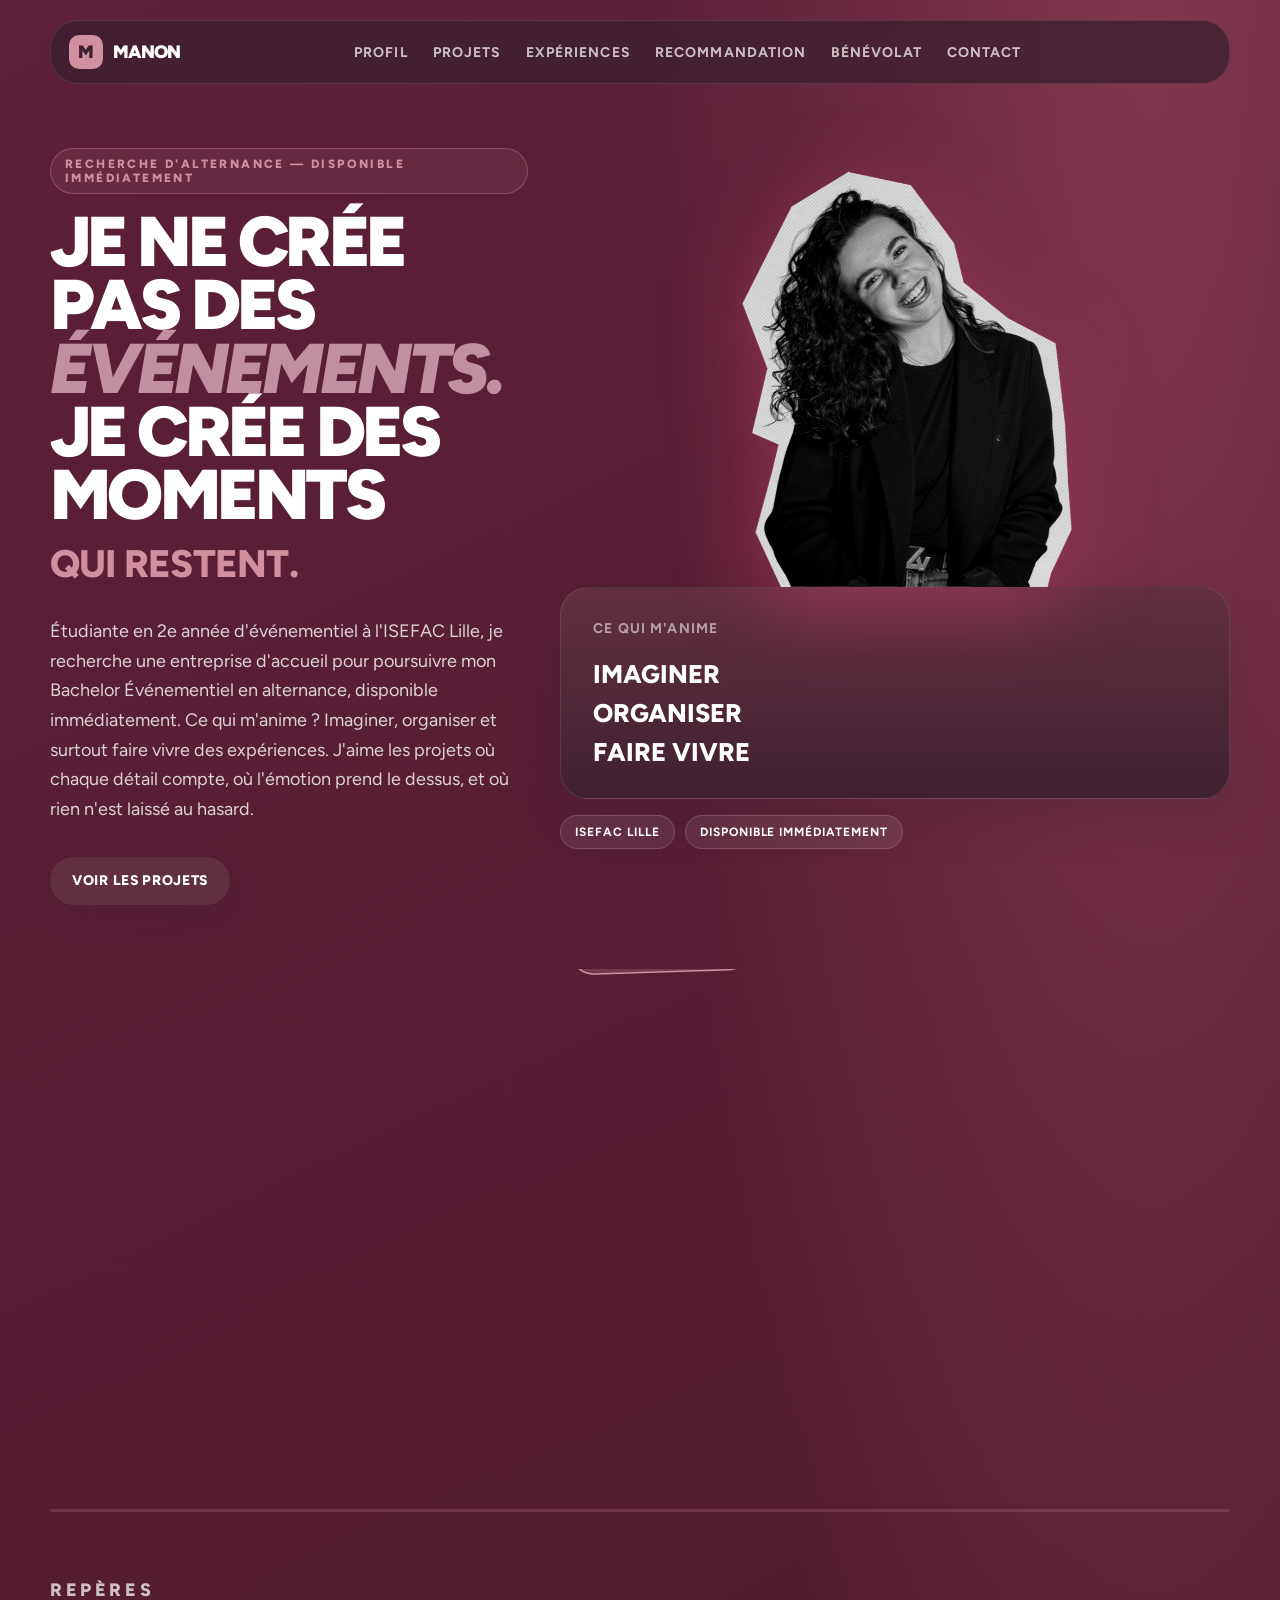
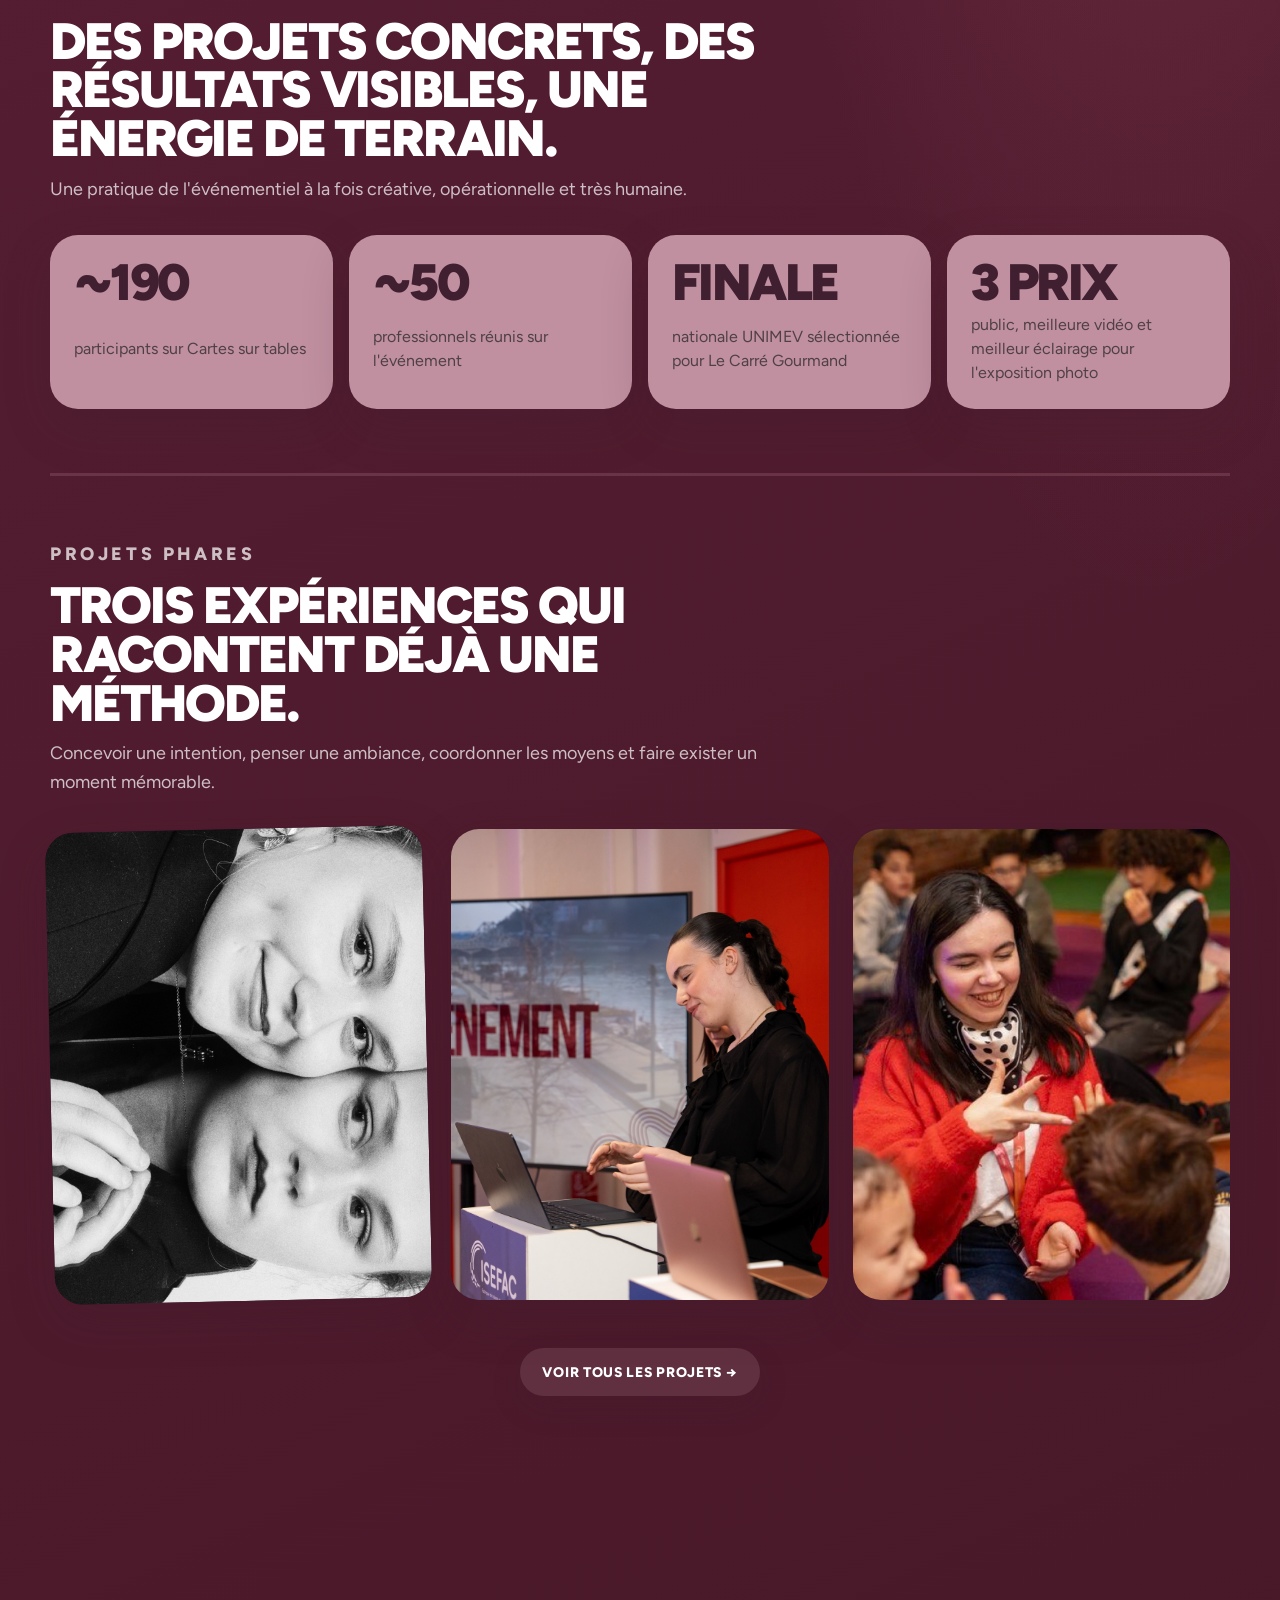
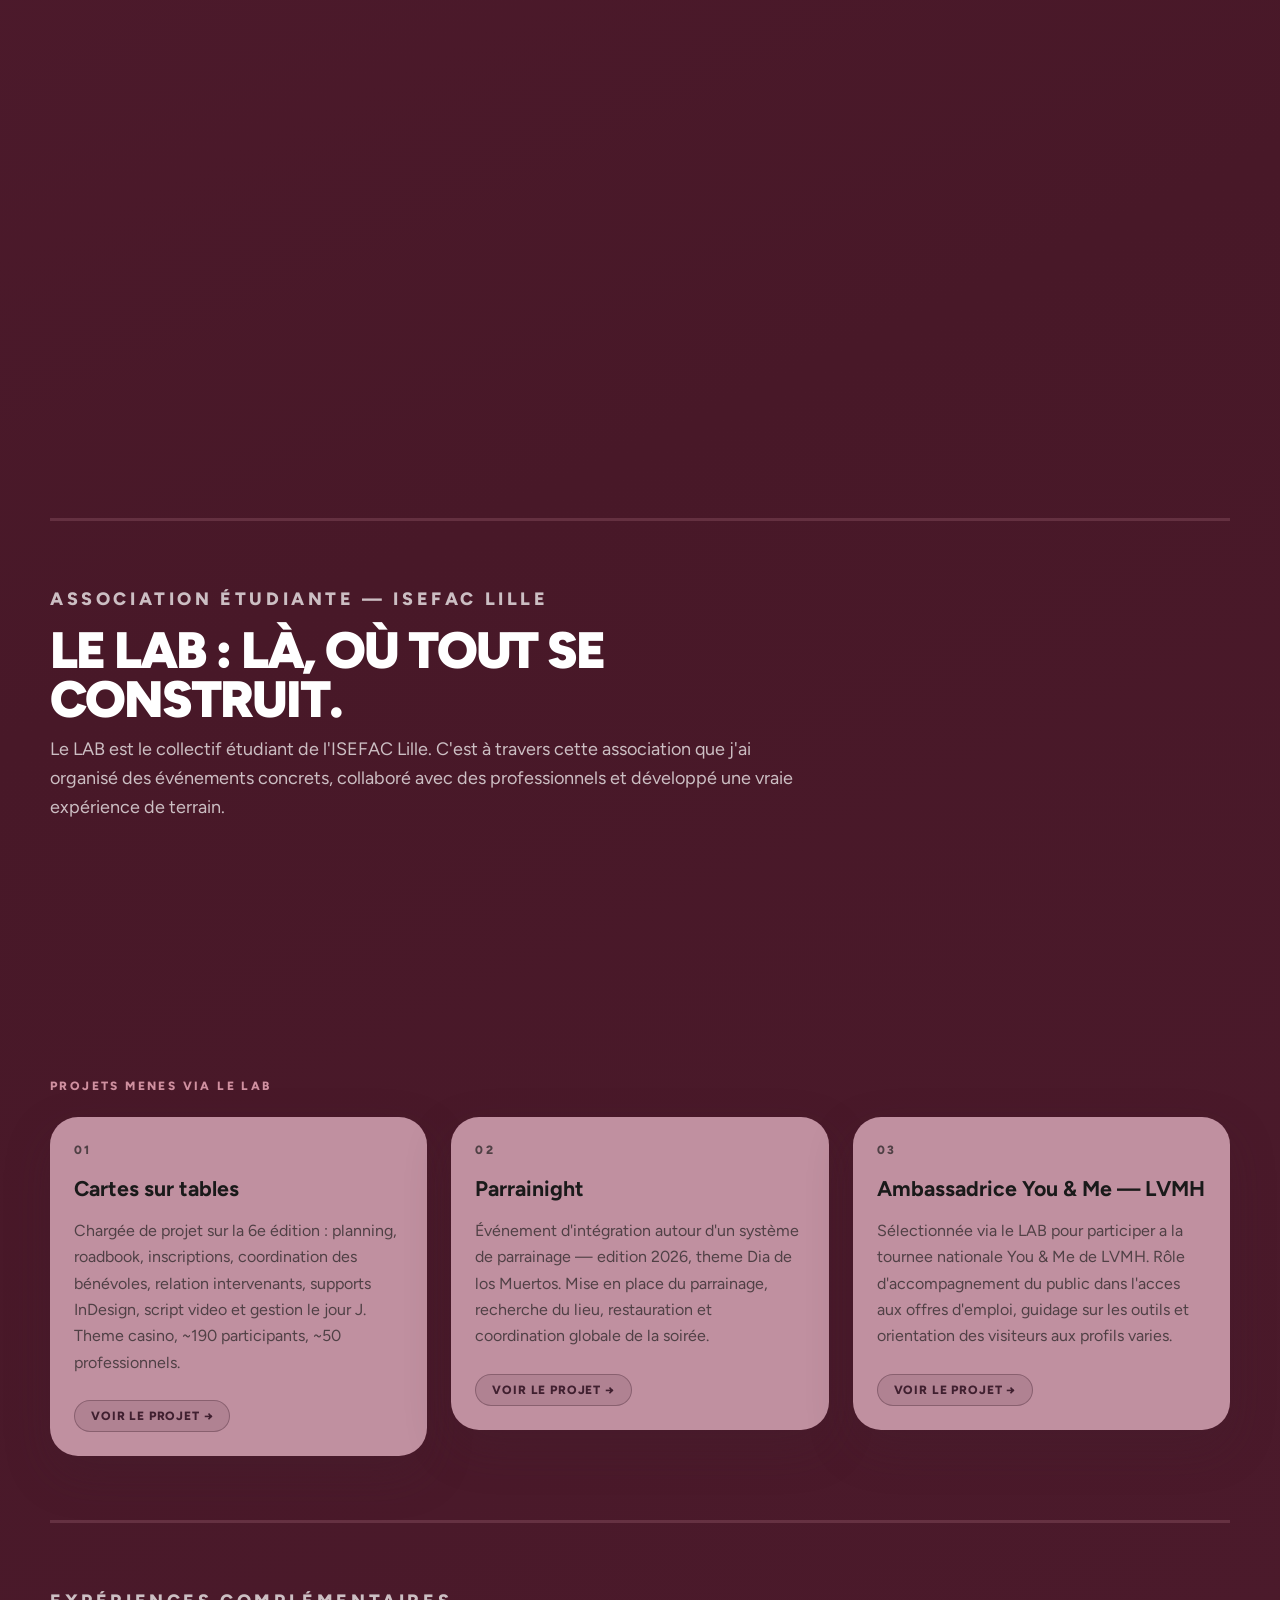
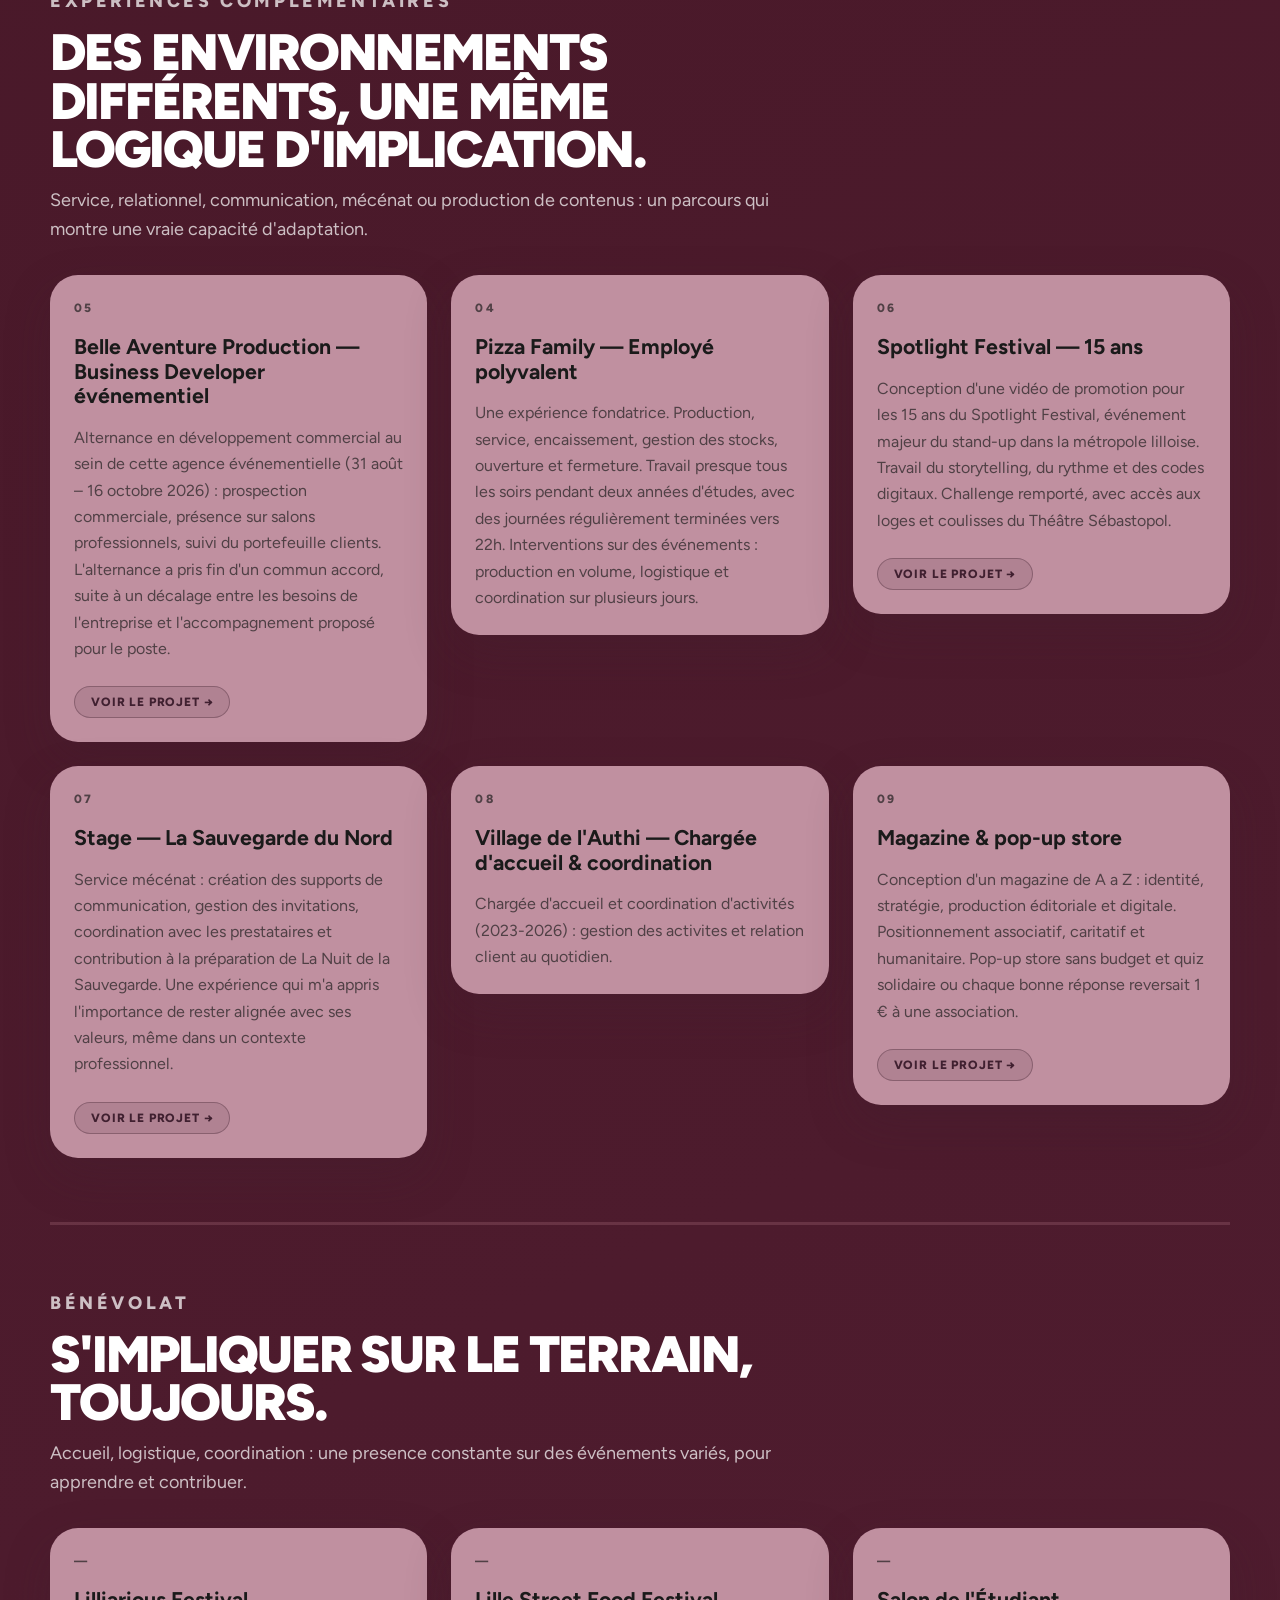
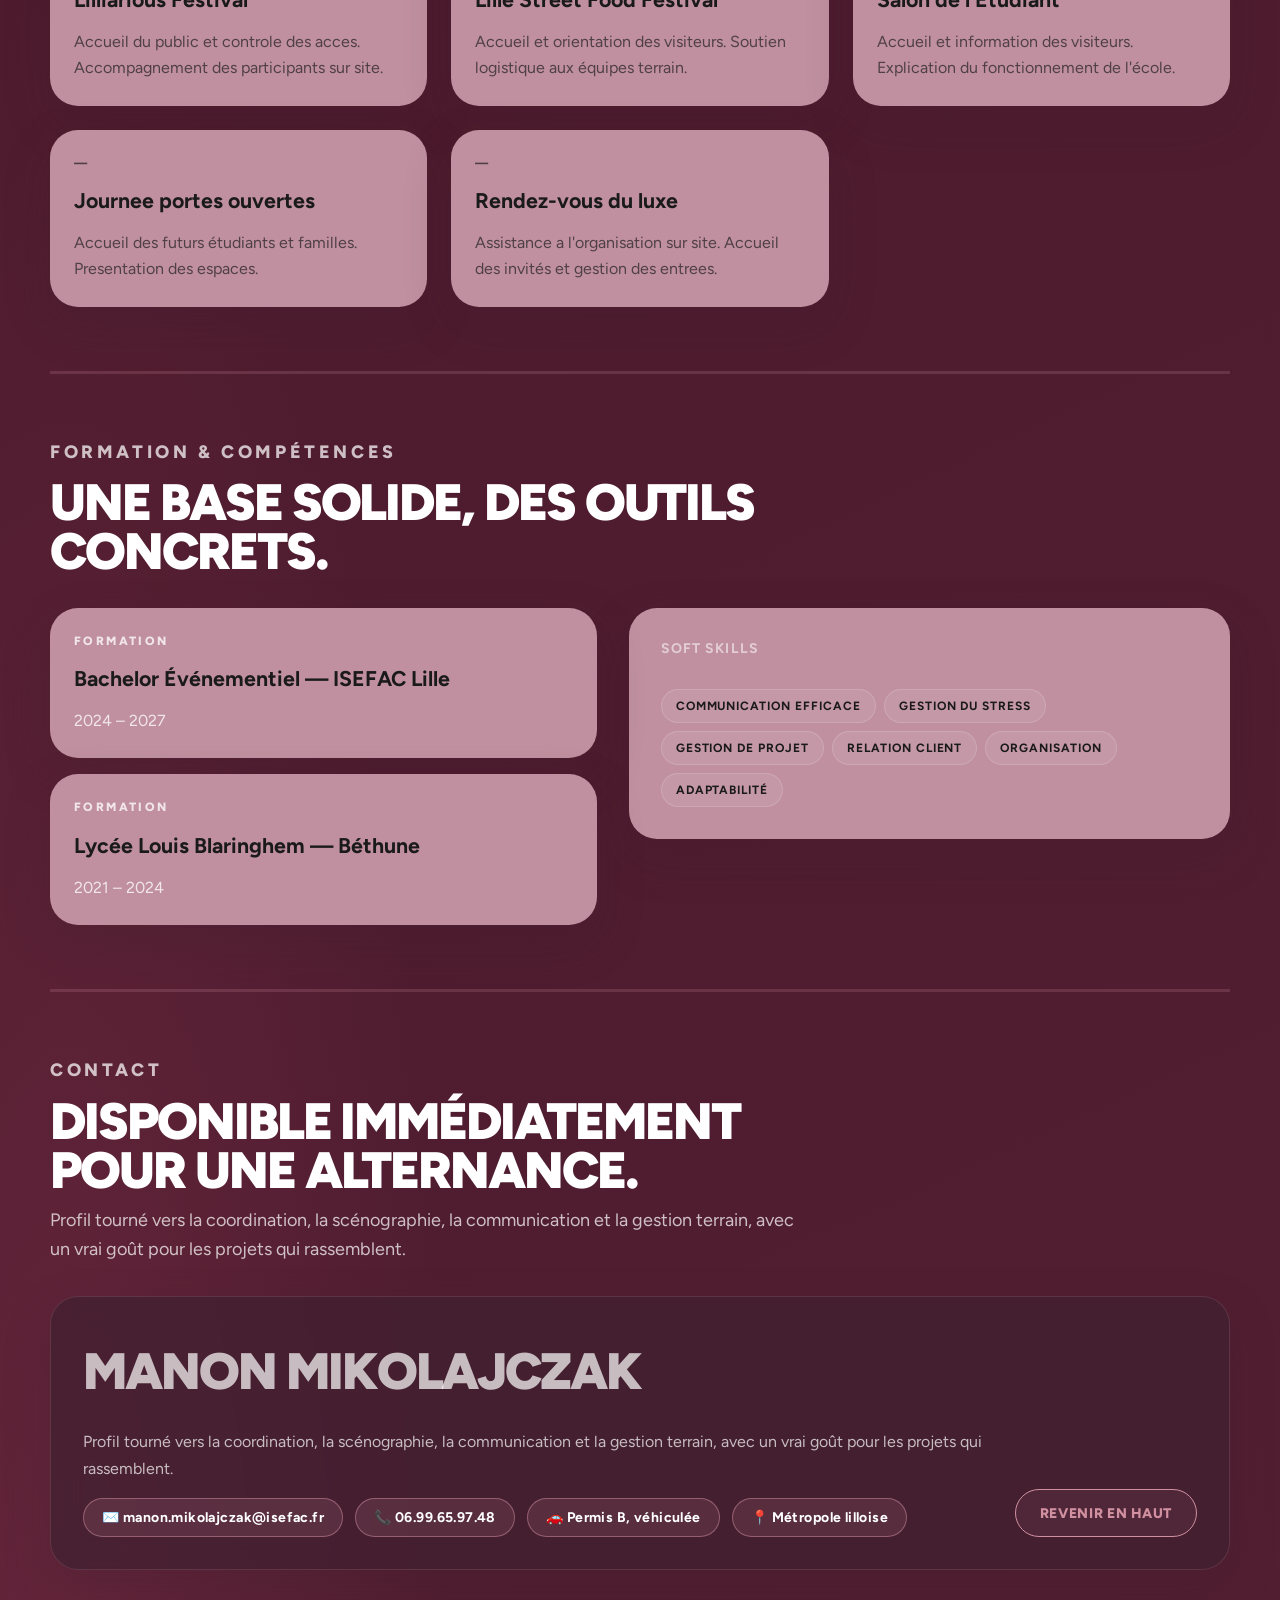
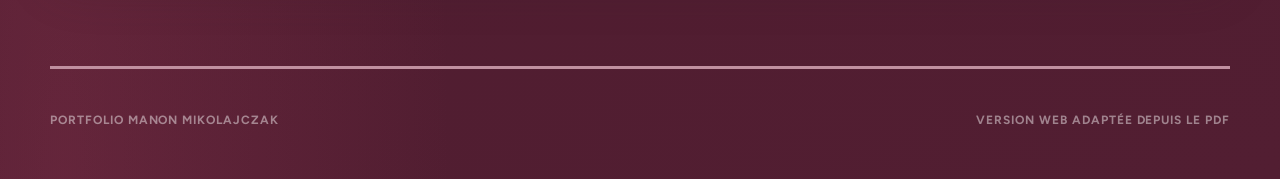
<file: index.html>
<!DOCTYPE html>
<html lang="fr">
<head>
  <meta charset="UTF-8">
  <meta name="viewport" content="width=device-width, initial-scale=1.0">
  <title>Manon Mikolajczak - Portfolio événementiel</title>
  <meta
    name="description"
    content="Portfolio événementiel de Manon Mikolajczak : coordination, scénographie, communication et expériences de terrain. Recherche d'alternance, disponible immédiatement."
  >
  <link rel="preconnect" href="https://fonts.googleapis.com">
  <link rel="preconnect" href="https://fonts.gstatic.com" crossorigin>
  <link
    href="https://fonts.googleapis.com/css2?family=Figtree:ital,wght@0,300;0,400;0,500;0,600;0,700;0,800;0,900;1,400;1,700&display=swap"
    rel="stylesheet"
  >
  <link rel="stylesheet" href="./styles.css">
</head>
<body>
  <div class="page-shell">
    <header class="site-header">
      <a class="brand" href="#top" aria-label="Retour en haut de page">
        <span class="brand-mark">M</span>
        <span class="brand-text">Manon</span>
      </a>

      <button
        class="nav-toggle"
        type="button"
        aria-expanded="false"
        aria-controls="site-nav"
        aria-label="Ouvrir le menu"
      >
        <span></span>
        <span></span>
      </button>

      <nav class="site-nav" id="site-nav" aria-label="Navigation principale">
        <a href="#profil">Profil</a>
        <a href="./projets.html">Projets</a>
        <a href="#experiences">Expériences</a>
        <a href="./recommandation.html">Recommandation</a>
        <a href="#benevola">Bénévolat</a>
        <a href="#contact">Contact</a>
      </nav>

    </header>

    <main id="top">
      <section class="hero reveal">
        <div class="hero-copy">
          <p class="eyebrow">Recherche d'alternance — Disponible immédiatement</p>
          <h1 class="hero-title">
            Je ne crée pas
            des <em>événements.</em>
            Je crée des moments
            <span>qui restent.</span>
          </h1>
          <p class="hero-text">
            Étudiante en 2e année d'événementiel à l'ISEFAC Lille, je recherche
            une entreprise d'accueil pour poursuivre mon Bachelor Événementiel
            en alternance, disponible immédiatement. Ce qui m'anime ? Imaginer,
            organiser et surtout faire vivre des expériences. J'aime les projets
            où chaque détail compte, où l'émotion prend le dessus, et où rien
            n'est laissé au hasard.
          </p>
          <div class="hero-actions">
            <a class="btn btn-primary" href="#projets">Voir les projets</a>
          </div>
        </div>

        <aside class="hero-panel reveal">
          <div class="hero-photo-wrap">
            <img src="./img/detourage.png" alt="Manon Mikolajczak" class="hero-photo">
          </div>
          <div class="panel-card">
            <p class="panel-kicker">Ce qui m'anime</p>
            <p class="panel-line">Imaginer</p>
            <p class="panel-line">Organiser</p>
            <p class="panel-line">Faire vivre</p>
          </div>
          <div class="panel-meta">
            <span>ISEFAC Lille</span>
            <span>Disponible immédiatement</span>
          </div>
        </aside>
      </section>

      <section class="skills-physics" aria-label="Compétences">
        <canvas id="skills-canvas"></canvas>
      </section>

      <section class="section reveal" id="profil">
        <div class="section-head">
          <p class="section-label">Repères</p>
          <h2>Des projets concrets, des résultats visibles, une énergie de terrain.</h2>
          <p>
            Une pratique de l'événementiel à la fois créative, opérationnelle
            et très humaine.
          </p>
        </div>

        <div class="metric-grid">
          <article class="metric-card">
            <p class="metric-value">~190</p>
            <p class="metric-label">participants sur Cartes sur tables</p>
          </article>
          <article class="metric-card">
            <p class="metric-value">~50</p>
            <p class="metric-label">professionnels réunis sur l'événement</p>
          </article>
          <article class="metric-card">
            <p class="metric-value">Finale</p>
            <p class="metric-label">nationale UNIMEV sélectionnée pour Le Carré Gourmand</p>
          </article>
          <article class="metric-card">
            <p class="metric-value">3 prix</p>
            <p class="metric-label">public, meilleure vidéo et meilleur éclairage pour l'exposition photo</p>
          </article>
        </div>
      </section>

      <section class="section reveal" id="projets">
        <div class="section-head">
          <p class="section-label">Projets phares</p>
          <h2>Trois expériences qui racontent déjà une méthode.</h2>
          <p>
            Concevoir une intention, penser une ambiance, coordonner les moyens
            et faire exister un moment mémorable.
          </p>
        </div>

        <div class="project-grid">

          <!-- Exposition Photo -->
          <a href="./projet-exposition-photo.html" class="project-card feature-card">
            <div class="project-img">
              <img src="./img/exposition-photo/miroirzoe.jpg"
                   alt="Exposition Photo — projet artistique ISEFAC"
                   loading="lazy">
            </div>
            <div class="project-overlay">
              <span class="project-tag">Exposition photo</span>
              <h3>Un projet autour de la notion d'écho, entre ombre, lumière et regard extérieur.</h3>
              <p>Récompensée par le prix du public, de la meilleure vidéo et du meilleur éclairage.</p>
              <span class="card-btn">Voir le projet →</span>
            </div>
          </a>

          <!-- Le Carré Gourmand — photo réelle -->
          <a href="./projet-le-carre-gourmand.html" class="project-card">
            <div class="project-img">
              <img src="./img/le-carre-gourmand/DSC00316.jpeg"
                   alt="Le Carre Gourmand — festival culinaire" loading="lazy">
            </div>
            <div class="project-overlay">
              <span class="project-tag">Finale nationale UNIMEV</span>
              <h3>Concevoir un festival culinaire immersif pensé comme un véritable parcours.</h3>
              <p>Quatre univers thématiques · Finale nationale UNIMEV</p>
              <span class="card-btn">Voir le projet →</span>
            </div>
          </a>

          <!-- Giving Tuesday — photo réelle -->
          <a href="./projet-giving-tuesday.html" class="project-card">
            <div class="project-img">
              <img src="./img/giving-tuesday/giving.jpeg"
                   alt="Giving Tuesday — événement caritatif Pixar" loading="lazy">
            </div>
            <div class="project-overlay">
              <span class="project-tag">Giving Tuesday</span>
              <h3>Un événement caritatif où scénographie, collectif et engagement avancent ensemble.</h3>
              <p>3 jours · Thème Pixar · Partenariat La Sauvegarde du Nord</p>
              <span class="card-btn">Voir le projet →</span>
            </div>
          </a>

        </div>

        <div style="text-align:center; margin-top: var(--space-12);">
          <a href="./projets.html" class="btn btn-primary">Voir tous les projets →</a>
        </div>
      </section>

      <section class="section split-section reveal">
        <div class="section-head">
          <p class="section-label">Approche</p>
          <h2>Une manière de travailler où l'intention, le collectif et l'exécution avancent ensemble.</h2>
        </div>

        <div class="split-grid">
          <div class="statement-card">
            <p class="statement-line">Imaginer fort.</p>
            <p class="statement-line accent">Organiser juste.</p>
            <p class="statement-line">Faire vivre réellement.</p>
          </div>

          <div class="copy-stack">
            <p>
              Ce qui traverse l'ensemble du portfolio, c'est une même envie :
              créer des expériences où rien n'est laissé au hasard, tout en
              gardant une place centrale pour l'emotion et le sens.
            </p>
            <p>
              Les voyages nourrissent aussi ce regard. New York, Los Angeles,
              Las Vegas, Athènes, Istanbul, Izmir et bien d'autres encore.
              A chaque destination, une source d'inspiration, d'ouverture et
              de créativité qui nourrit directement la vision des projets
              et des expériences conçus.
            </p>
            <div class="tag-row">
              <span class="tag">Scénographie</span>
              <span class="tag">Coordination</span>
              <span class="tag">Communication</span>
              <span class="tag">Terrain</span>
            </div>
          </div>
        </div>
      </section>

      <section class="section reveal" id="lab">
        <div class="section-head">
          <p class="section-label">Association étudiante — ISEFAC Lille</p>
          <h2>Le LAB : là, où tout se construit.</h2>
          <p>
            Le LAB est le collectif étudiant de l'ISEFAC Lille. C'est à travers
            cette association que j'ai organisé des événements concrets, collaboré
            avec des professionnels et développé une vraie expérience de terrain.
          </p>
        </div>

        <div class="lab-intro-card reveal">
          <p>
            Le LAB concoit et organise des événements à la fois caritatifs,
            professionnels et federateurs. Chaque membre peut proposer, piloter
            et contribuer a des projets reels, porteurs de sens et de valeurs.
            C'est dans ce cadre que j'ai pu mener des projets de A à Z, avec
            de vraies responsabilites et de vraies contraintes.
          </p>
        </div>

        <div class="section-sublabel">Projets menes via le LAB</div>

        <div class="service-grid">
          <article class="info-card">
            <p class="info-index">01</p>
            <h3>Cartes sur tables</h3>
            <p>
              Chargée de projet sur la 6e édition : planning, roadbook,
              inscriptions, coordination des bénévoles, relation intervenants,
              supports InDesign, script video et gestion le jour J.
              Theme casino, ~190 participants, ~50 professionnels.
            </p>
            <a href="./projet-cartes-sur-tables.html" class="card-btn">Voir le projet →</a>
          </article>

          <article class="info-card">
            <p class="info-index">02</p>
            <h3>Parrainight</h3>
            <p>
              Événement d'intégration autour d'un système de parrainage —
              edition 2026, theme Dia de los Muertos. Mise en place du
              parrainage, recherche du lieu, restauration et coordination
              globale de la soirée.
            </p>
            <a href="./projet-parrainight.html" class="card-btn">Voir le projet →</a>
          </article>

          <article class="info-card">
            <p class="info-index">03</p>
            <h3>Ambassadrice You & Me — LVMH</h3>
            <p>
              Sélectionnée via le LAB pour participer a la tournee nationale
              You & Me de LVMH. Rôle d'accompagnement du public dans l'acces
              aux offres d'emploi, guidage sur les outils et orientation
              des visiteurs aux profils varies.
            </p>
            <a href="./projet-lvmh.html" class="card-btn">Voir le projet →</a>
          </article>
        </div>
      </section>

      <section class="section reveal" id="experiences">
        <div class="section-head">
          <p class="section-label">Expériences complémentaires</p>
          <h2>Des environnements différents, une même logique d'implication.</h2>
          <p>
            Service, relationnel, communication, mécénat ou production de
            contenus : un parcours qui montre une vraie capacité d'adaptation.
          </p>
        </div>

        <div class="experience-grid">
          <article class="info-card">
            <p class="info-index">05</p>
            <h3>Belle Aventure Production — Business Developer événementiel</h3>
            <p>
              Alternance en développement commercial au sein de cette agence
              événementielle (31 août – 16 octobre 2026) : prospection
              commerciale, présence sur salons professionnels, suivi du
              portefeuille clients. L'alternance a pris fin d'un commun
              accord, suite à un décalage entre les besoins de l'entreprise
              et l'accompagnement proposé pour le poste.
            </p>
            <a href="./projet-belle-aventure-production.html" class="card-btn">Voir le projet →</a>
          </article>

          <article class="info-card">
            <p class="info-index">04</p>
            <h3>Pizza Family — Employé polyvalent</h3>
            <p>
              Une expérience fondatrice. Production, service, encaissement,
              gestion des stocks, ouverture et fermeture. Travail presque
              tous les soirs pendant deux années d'études, avec des journées
              régulièrement terminées vers 22h. Interventions sur des événements :
              production en volume, logistique et coordination sur plusieurs jours.
            </p>
          </article>

          <article class="info-card">
            <p class="info-index">06</p>
            <h3>Spotlight Festival — 15 ans</h3>
            <p>
              Conception d'une vidéo de promotion pour les 15 ans du Spotlight
              Festival, événement majeur du stand-up dans la métropole lilloise.
              Travail du storytelling, du rythme et des codes digitaux. Challenge
              remporté, avec accès aux loges et coulisses du Théâtre Sébastopol.
            </p>
            <a href="./projet-spotlight-festival.html" class="card-btn">Voir le projet →</a>
          </article>

          <article class="info-card">
            <p class="info-index">07</p>
            <h3>Stage — La Sauvegarde du Nord</h3>
            <p>
              Service mécénat : création des supports de communication, gestion
              des invitations, coordination avec les prestataires et contribution
              à la préparation de La Nuit de la Sauvegarde. Une expérience qui
              m'a appris l'importance de rester alignée avec ses valeurs, même
              dans un contexte professionnel.
            </p>
            <a href="./projet-sauvegarde-du-nord.html" class="card-btn">Voir le projet →</a>
          </article>

          <article class="info-card">
            <p class="info-index">08</p>
            <h3>Village de l'Authi — Chargée d'accueil & coordination</h3>
            <p>
              Chargée d'accueil et coordination d'activités (2023-2026) :
              gestion des activites et relation client au quotidien.
            </p>
          </article>

          <article class="info-card">
            <p class="info-index">09</p>
            <h3>Magazine & pop-up store</h3>
            <p>
              Conception d'un magazine de A a Z : identité, stratégie, production
              éditoriale et digitale. Positionnement associatif, caritatif et
              humanitaire. Pop-up store sans budget et quiz solidaire ou chaque
              bonne réponse reversait 1 € à une association.
            </p>
            <a href="./projet-magazine-popup.html" class="card-btn">Voir le projet →</a>
          </article>
        </div>
      </section>

      <section class="section reveal" id="benevola">
        <div class="section-head">
          <p class="section-label">Bénévolat</p>
          <h2>S'impliquer sur le terrain, toujours.</h2>
          <p>
            Accueil, logistique, coordination : une presence constante sur des
            événements variés, pour apprendre et contribuer.
          </p>
        </div>

        <div class="experience-grid">
          <article class="info-card">
            <p class="info-index">—</p>
            <h3>Lilliarious Festival</h3>
            <p>
              Accueil du public et controle des acces. Accompagnement des
              participants sur site.
            </p>
          </article>

          <article class="info-card">
            <p class="info-index">—</p>
            <h3>Lille Street Food Festival</h3>
            <p>
              Accueil et orientation des visiteurs. Soutien logistique aux
              équipes terrain.
            </p>
          </article>

          <article class="info-card">
            <p class="info-index">—</p>
            <h3>Salon de l'Étudiant</h3>
            <p>
              Accueil et information des visiteurs. Explication du fonctionnement
              de l'école.
            </p>
          </article>

          <article class="info-card">
            <p class="info-index">—</p>
            <h3>Journee portes ouvertes</h3>
            <p>
              Accueil des futurs étudiants et familles. Presentation des espaces.
            </p>
          </article>

          <article class="info-card">
            <p class="info-index">—</p>
            <h3>Rendez-vous du luxe</h3>
            <p>
              Assistance a l'organisation sur site. Accueil des invités et
              gestion des entrees.
            </p>
          </article>
        </div>
      </section>

      <section class="section reveal" id="formations">
        <div class="section-head">
          <p class="section-label">Formation & Compétences</p>
          <h2>Une base solide, des outils concrets.</h2>
        </div>

        <div class="split-grid">
          <div class="copy-stack">
            <div class="info-card">
              <p class="info-index">Formation</p>
              <h3>Bachelor Événementiel — ISEFAC Lille</h3>
              <p>2024 – 2027</p>
            </div>
            <div class="info-card" style="margin-top: 0;">
              <p class="info-index">Formation</p>
              <h3>Lycée Louis Blaringhem — Béthune</h3>
              <p>2021 – 2024</p>
            </div>
          </div>

          <div class="statement-card">
            <p class="panel-kicker">Soft skills</p>
            <div class="tag-row" style="margin-top: 1rem;">
              <span class="tag">Communication efficace</span>
              <span class="tag">Gestion du stress</span>
              <span class="tag">Gestion de projet</span>
              <span class="tag">Relation client</span>
              <span class="tag">Organisation</span>
              <span class="tag">Adaptabilité</span>
            </div>
          </div>
        </div>
      </section>

      <section class="section contact-section reveal" id="contact">
        <div class="section-head">
          <p class="section-label">Contact</p>
          <h2>Disponible immédiatement pour une alternance.</h2>
          <p>
            Profil tourné vers la coordination, la scénographie, la
            communication et la gestion terrain, avec un vrai goût pour les
            projets qui rassemblent.
          </p>
        </div>

        <div class="contact-card">
          <div class="contact-copy">
            <p class="contact-big">Manon Mikolajczak</p>
            <p>
              Profil tourné vers la coordination, la scénographie, la
              communication et la gestion terrain, avec un vrai goût pour les
              projets qui rassemblent.
            </p>
            <div class="contact-pills">
              <span class="pill">✉️ manon.mikolajczak@isefac.fr</span>
              <span class="pill">📞 06.99.65.97.48</span>
              <span class="pill">🚗 Permis B, véhiculée</span>
              <span class="pill">📍 Métropole lilloise</span>
            </div>
          </div>
          <div class="contact-actions">
            <a class="btn btn-ghost-light" href="#top">Revenir en haut</a>
          </div>
        </div>
      </section>
    </main>

    <footer class="site-footer">
      <p>Portfolio Manon Mikolajczak</p>
      <p>Version web adaptée depuis le PDF</p>
    </footer>
  </div>

  <script src="./script.js"></script>
</body>
</html>
</file>
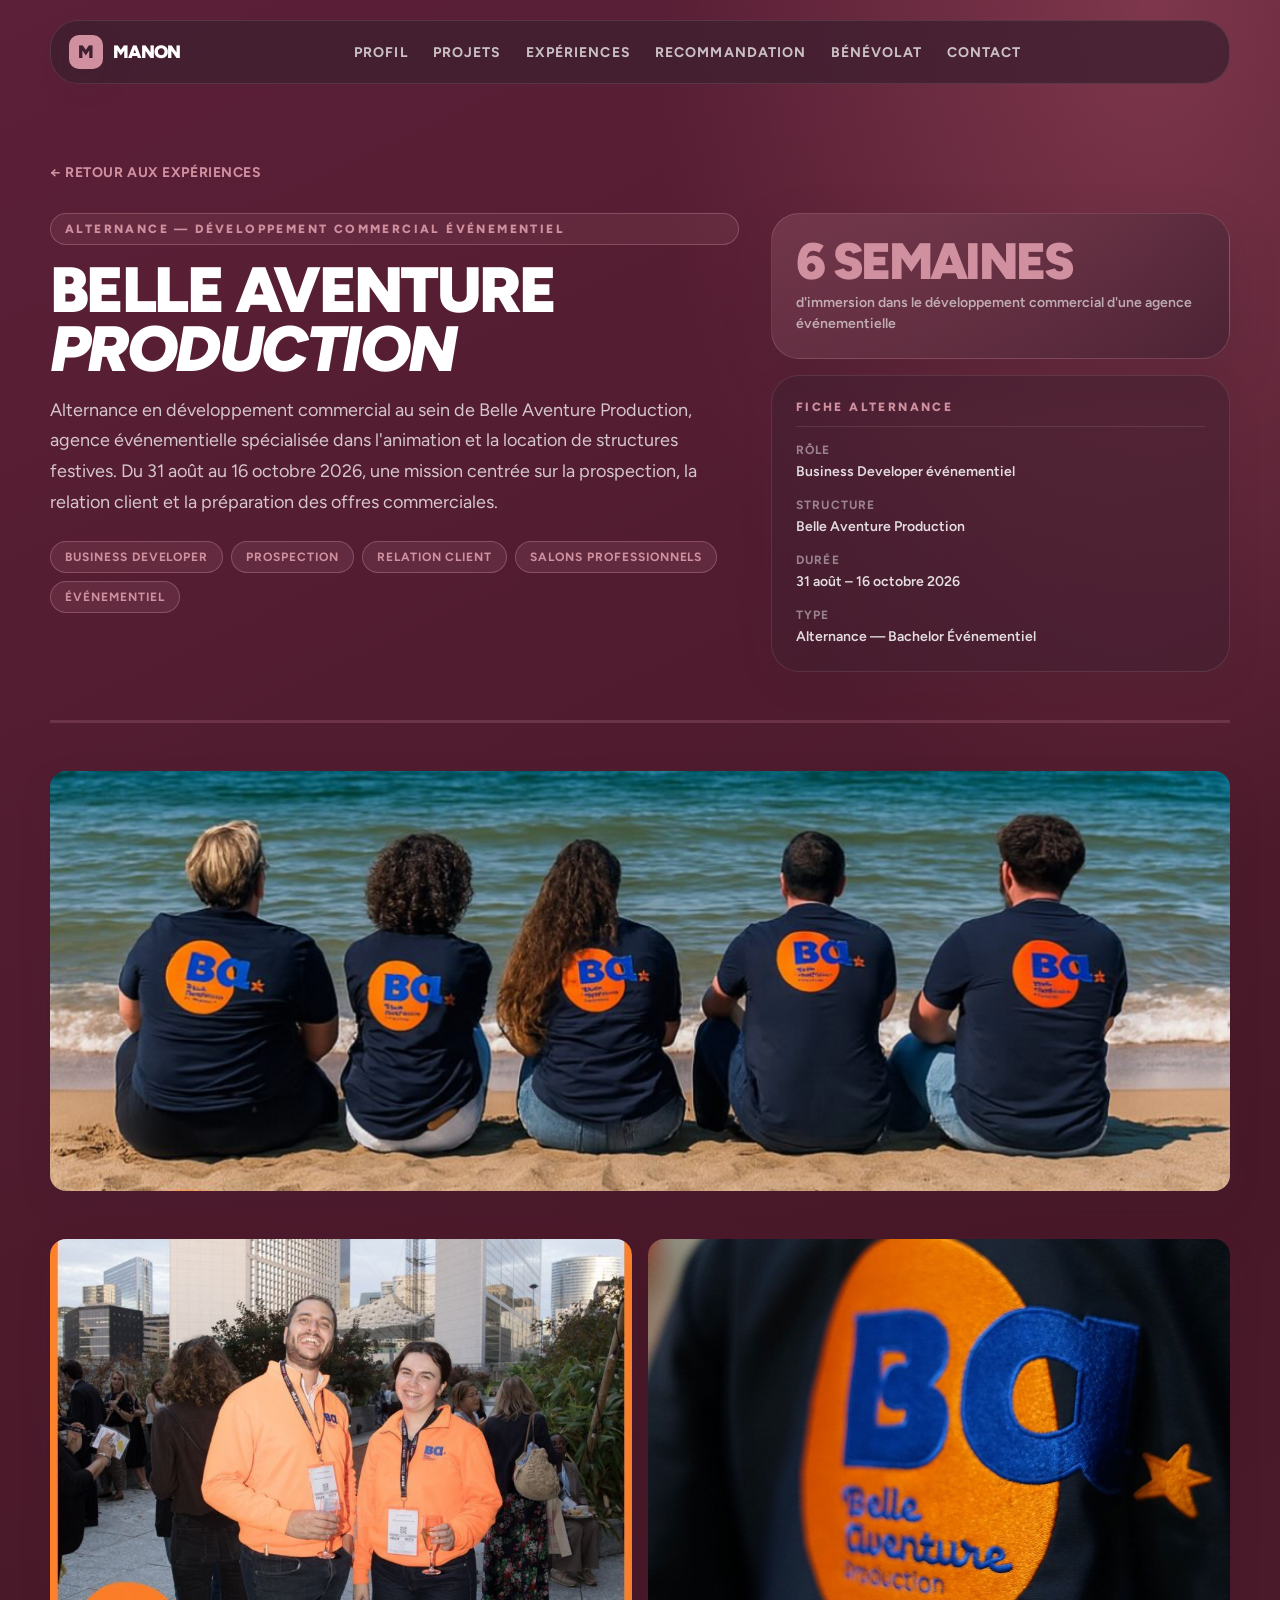
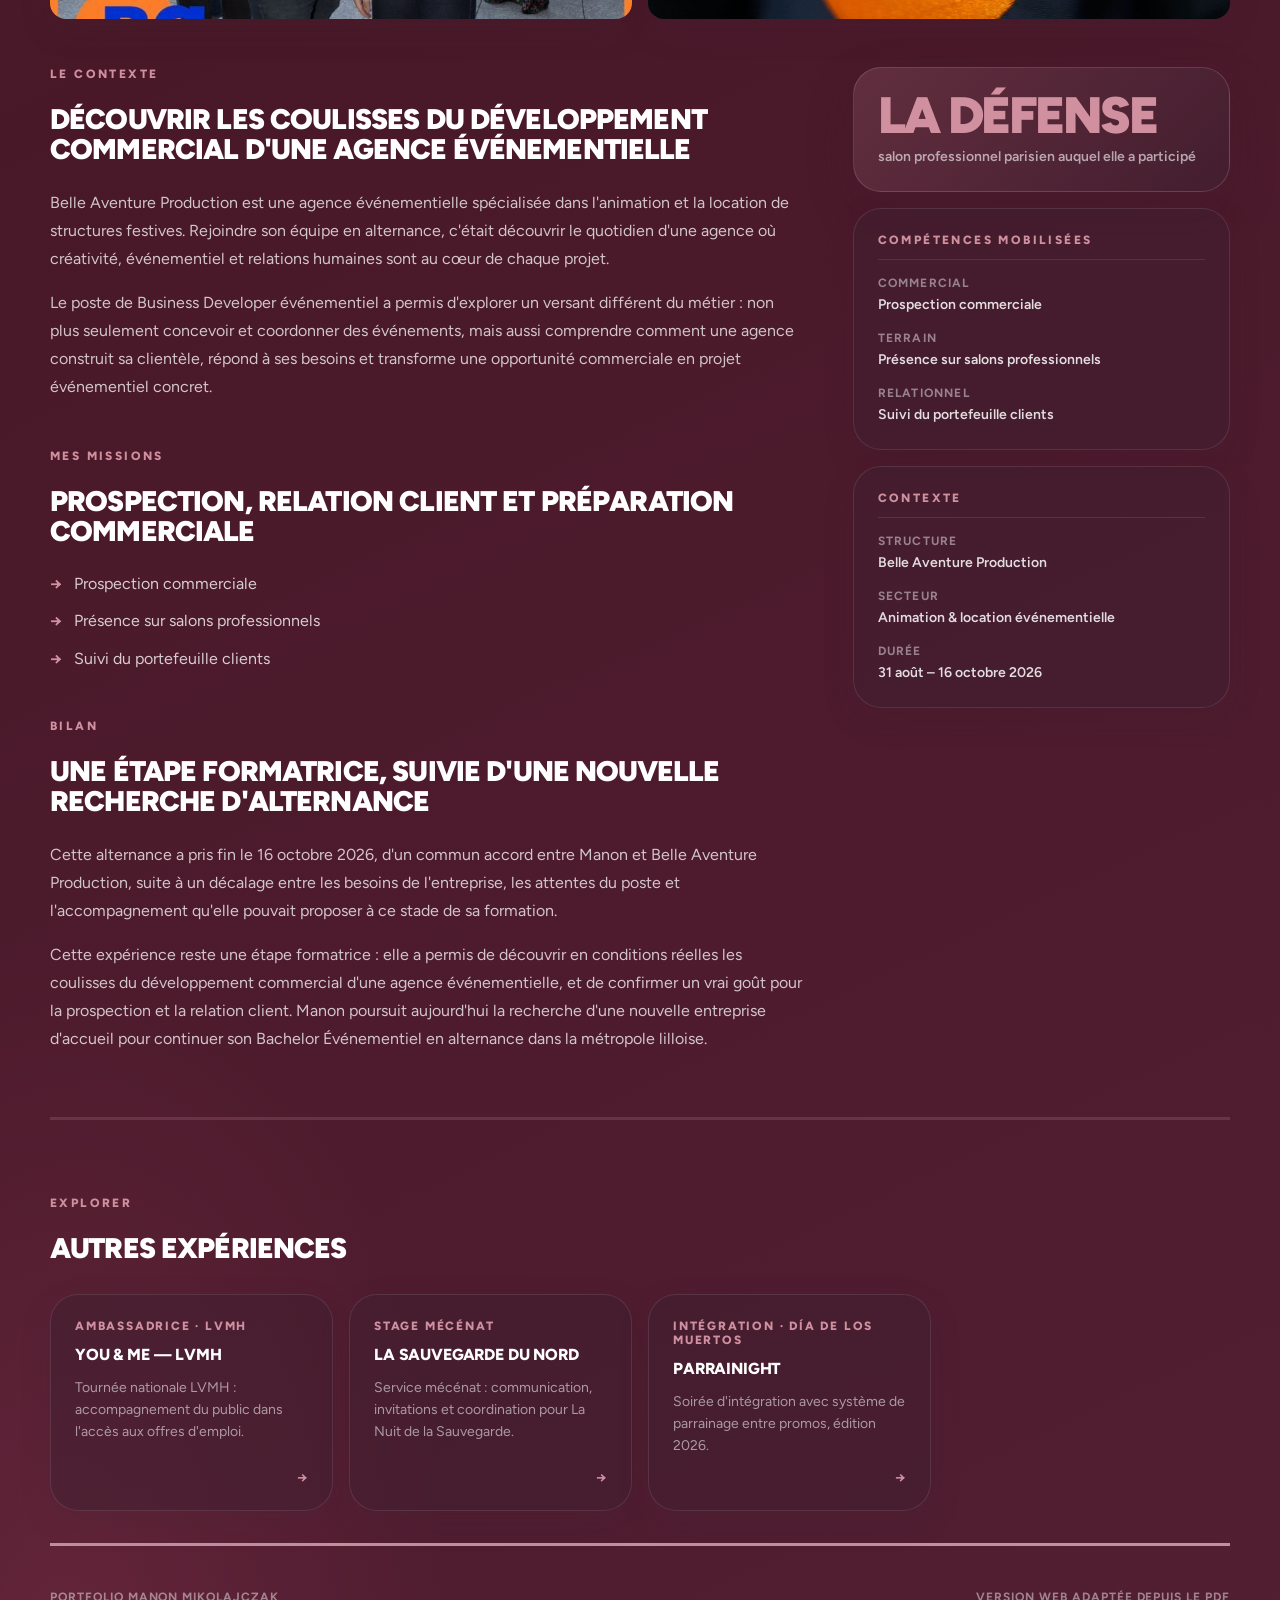
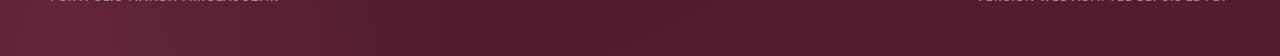
<file: projet-belle-aventure-production.html>
<!DOCTYPE html>
<html lang="fr">
<head>
  <meta charset="UTF-8">
  <meta name="viewport" content="width=device-width, initial-scale=1.0">
  <title>Belle Aventure Production — Manon Mikolajczak</title>
  <meta name="description" content="Alternance en développement commercial événementiel chez Belle Aventure Production — prospection, relation client, préparation d'offres et salons professionnels.">
  <link rel="preconnect" href="https://fonts.googleapis.com">
  <link rel="preconnect" href="https://fonts.gstatic.com" crossorigin>
  <link href="https://fonts.googleapis.com/css2?family=Figtree:ital,wght@0,300;0,400;0,500;0,600;0,700;0,800;0,900;1,400;1,700&display=swap" rel="stylesheet">
  <link rel="stylesheet" href="./styles.css">
  <link rel="stylesheet" href="./projet.css">
</head>
<body>
  <div class="page-shell">

    <header class="site-header">
      <a class="brand" href="./index.html" aria-label="Retour au portfolio">
        <span class="brand-mark">M</span>
        <span class="brand-text">Manon</span>
      </a>

      <button
        class="nav-toggle"
        type="button"
        aria-expanded="false"
        aria-controls="site-nav"
        aria-label="Ouvrir le menu"
      >
        <span></span>
        <span></span>
      </button>

      <nav class="site-nav" id="site-nav" aria-label="Navigation principale">
        <a href="./index.html#profil">Profil</a>
        <a href="./projets.html">Projets</a>
        <a href="./index.html#experiences">Expériences</a>
        <a href="./recommandation.html">Recommandation</a>
        <a href="./index.html#benevola">Bénévolat</a>
        <a href="./index.html#contact">Contact</a>
      </nav>
    </header>

    <main>

      <a class="back-link reveal" href="./index.html#experiences">
        ← Retour aux expériences
      </a>

      <!-- ── Hero ───────────────────────────── -->
      <section class="projet-hero reveal">
        <div class="projet-hero-copy">
          <p class="projet-kicker">Alternance — Développement commercial événementiel</p>
          <h1 class="projet-title">Belle Aventure<br><em>Production</em></h1>
          <p class="projet-lead">
            Alternance en développement commercial au sein de Belle Aventure
            Production, agence événementielle spécialisée dans l'animation et
            la location de structures festives. Du 31 août au 16 octobre 2026,
            une mission centrée sur la prospection, la relation client et la
            préparation des offres commerciales.
          </p>
          <div class="projet-badges">
            <span class="projet-badge">Business Developer</span>
            <span class="projet-badge">Prospection</span>
            <span class="projet-badge">Relation client</span>
            <span class="projet-badge">Salons professionnels</span>
            <span class="projet-badge">Événementiel</span>
          </div>
        </div>

        <div class="projet-hero-meta">
          <div class="projet-stat-card">
            <p class="projet-stat-number">6 semaines</p>
            <p class="projet-stat-label">d'immersion dans le développement commercial d'une agence événementielle</p>
          </div>
          <div class="projet-info-card">
            <p class="projet-info-card-title">Fiche alternance</p>
            <div class="projet-info-row">
              <span class="projet-info-key">Rôle</span>
              <span class="projet-info-val">Business Developer événementiel</span>
            </div>
            <div class="projet-info-row">
              <span class="projet-info-key">Structure</span>
              <span class="projet-info-val">Belle Aventure Production</span>
            </div>
            <div class="projet-info-row">
              <span class="projet-info-key">Durée</span>
              <span class="projet-info-val">31 août – 16 octobre 2026</span>
            </div>
            <div class="projet-info-row">
              <span class="projet-info-key">Type</span>
              <span class="projet-info-val">Alternance — Bachelor Événementiel</span>
            </div>
          </div>
        </div>
      </section>

      <!-- ── Galerie ─────────────────────────── -->
      <div class="projet-gallery gallery-solo reveal">
        <img
          src="./img/belle-aventure-production/banniere.png"
          alt="Équipe Belle Aventure Production"
          loading="lazy"
        >
      </div>

      <div class="projet-gallery gallery-2col reveal">
        <img
          src="./img/belle-aventure-production/photosalon.jpeg"
          alt="Belle Aventure Production — salon professionnel à La Défense"
          loading="lazy"
        >
        <img
          src="./img/belle-aventure-production/photo.jpeg"
          alt="Logo brodé Belle Aventure Production"
          loading="lazy"
        >
      </div>

      <!-- ── Corps ──────────────────────────── -->
      <div class="projet-body reveal">

        <div class="projet-content">

          <!-- Description -->
          <section class="projet-section">
            <p class="projet-section-label">Le contexte</p>
            <h2 class="projet-section-title">Découvrir les coulisses du développement commercial d'une agence événementielle</h2>
            <div class="projet-text">
              <p>
                Belle Aventure Production est une agence événementielle
                spécialisée dans l'animation et la location de structures
                festives. Rejoindre son équipe en alternance, c'était
                découvrir le quotidien d'une agence où créativité,
                événementiel et relations humaines sont au cœur de chaque
                projet.
              </p>
              <p>
                Le poste de Business Developer événementiel a permis
                d'explorer un versant différent du métier : non plus
                seulement concevoir et coordonner des événements, mais aussi
                comprendre comment une agence construit sa clientèle, répond
                à ses besoins et transforme une opportunité commerciale en
                projet événementiel concret.
              </p>
            </div>
          </section>

          <!-- Missions -->
          <section class="projet-section">
            <p class="projet-section-label">Mes missions</p>
            <h2 class="projet-section-title">Prospection, relation client et préparation commerciale</h2>
            <ul class="projet-missions">
              <li>Prospection commerciale</li>
              <li>Présence sur salons professionnels</li>
              <li>Suivi du portefeuille clients</li>
            </ul>
          </section>

          <!-- Bilan -->
          <section class="projet-section">
            <p class="projet-section-label">Bilan</p>
            <h2 class="projet-section-title">Une étape formatrice, suivie d'une nouvelle recherche d'alternance</h2>
            <div class="projet-text">
              <p>
                Cette alternance a pris fin le 16 octobre 2026, d'un commun
                accord entre Manon et Belle Aventure Production, suite à un
                décalage entre les besoins de l'entreprise, les attentes du
                poste et l'accompagnement qu'elle pouvait proposer à ce stade
                de sa formation.
              </p>
              <p>
                Cette expérience reste une étape formatrice : elle a permis
                de découvrir en conditions réelles les coulisses du
                développement commercial d'une agence événementielle, et de
                confirmer un vrai goût pour la prospection et la relation
                client. Manon poursuit aujourd'hui la recherche d'une
                nouvelle entreprise d'accueil pour continuer son Bachelor
                Événementiel en alternance dans la métropole lilloise.
              </p>
            </div>
          </section>

        </div>

        <!-- Sidebar -->
        <aside class="projet-sidebar">
          <div class="projet-stat-card">
            <p class="projet-stat-number">La Défense</p>
            <p class="projet-stat-label">salon professionnel parisien auquel elle a participé</p>
          </div>
          <div class="projet-info-card">
            <p class="projet-info-card-title">Compétences mobilisées</p>
            <div class="projet-info-row">
              <span class="projet-info-key">Commercial</span>
              <span class="projet-info-val">Prospection commerciale</span>
            </div>
            <div class="projet-info-row">
              <span class="projet-info-key">Terrain</span>
              <span class="projet-info-val">Présence sur salons professionnels</span>
            </div>
            <div class="projet-info-row">
              <span class="projet-info-key">Relationnel</span>
              <span class="projet-info-val">Suivi du portefeuille clients</span>
            </div>
          </div>
          <div class="projet-info-card">
            <p class="projet-info-card-title">Contexte</p>
            <div class="projet-info-row">
              <span class="projet-info-key">Structure</span>
              <span class="projet-info-val">Belle Aventure Production</span>
            </div>
            <div class="projet-info-row">
              <span class="projet-info-key">Secteur</span>
              <span class="projet-info-val">Animation &amp; location événementielle</span>
            </div>
            <div class="projet-info-row">
              <span class="projet-info-key">Durée</span>
              <span class="projet-info-val">31 août – 16 octobre 2026</span>
            </div>
          </div>
        </aside>

      </div>

      <!-- ── Autres projets ──────────────────── -->
      <section class="projet-next-projects reveal">
        <div class="projet-next-head">
          <p class="projet-next-label">Explorer</p>
          <h2 class="projet-next-title">Autres expériences</h2>
        </div>
        <div class="projet-next-grid">
          <a class="projet-next-card" href="./projet-lvmh.html">
            <span class="projet-next-card-tag">Ambassadrice · LVMH</span>
            <h3 class="projet-next-card-title">You &amp; Me — LVMH</h3>
            <p class="projet-next-card-desc">Tournée nationale LVMH : accompagnement du public dans l'accès aux offres d'emploi.</p>
            <span class="projet-next-card-arrow">→</span>
          </a>
          <a class="projet-next-card" href="./projet-sauvegarde-du-nord.html">
            <span class="projet-next-card-tag">Stage mécénat</span>
            <h3 class="projet-next-card-title">La Sauvegarde du Nord</h3>
            <p class="projet-next-card-desc">Service mécénat : communication, invitations et coordination pour La Nuit de la Sauvegarde.</p>
            <span class="projet-next-card-arrow">→</span>
          </a>
          <a class="projet-next-card" href="./projet-parrainight.html">
            <span class="projet-next-card-tag">Intégration · Día de los Muertos</span>
            <h3 class="projet-next-card-title">Parrainight</h3>
            <p class="projet-next-card-desc">Soirée d'intégration avec système de parrainage entre promos, édition 2026.</p>
            <span class="projet-next-card-arrow">→</span>
          </a>
        </div>
      </section>

    </main>

    <footer class="site-footer">
      <p>Portfolio Manon Mikolajczak</p>
      <p>Version web adaptée depuis le PDF</p>
    </footer>

  </div>
  <script src="./script.js"></script>
</body>
</html>
</file>
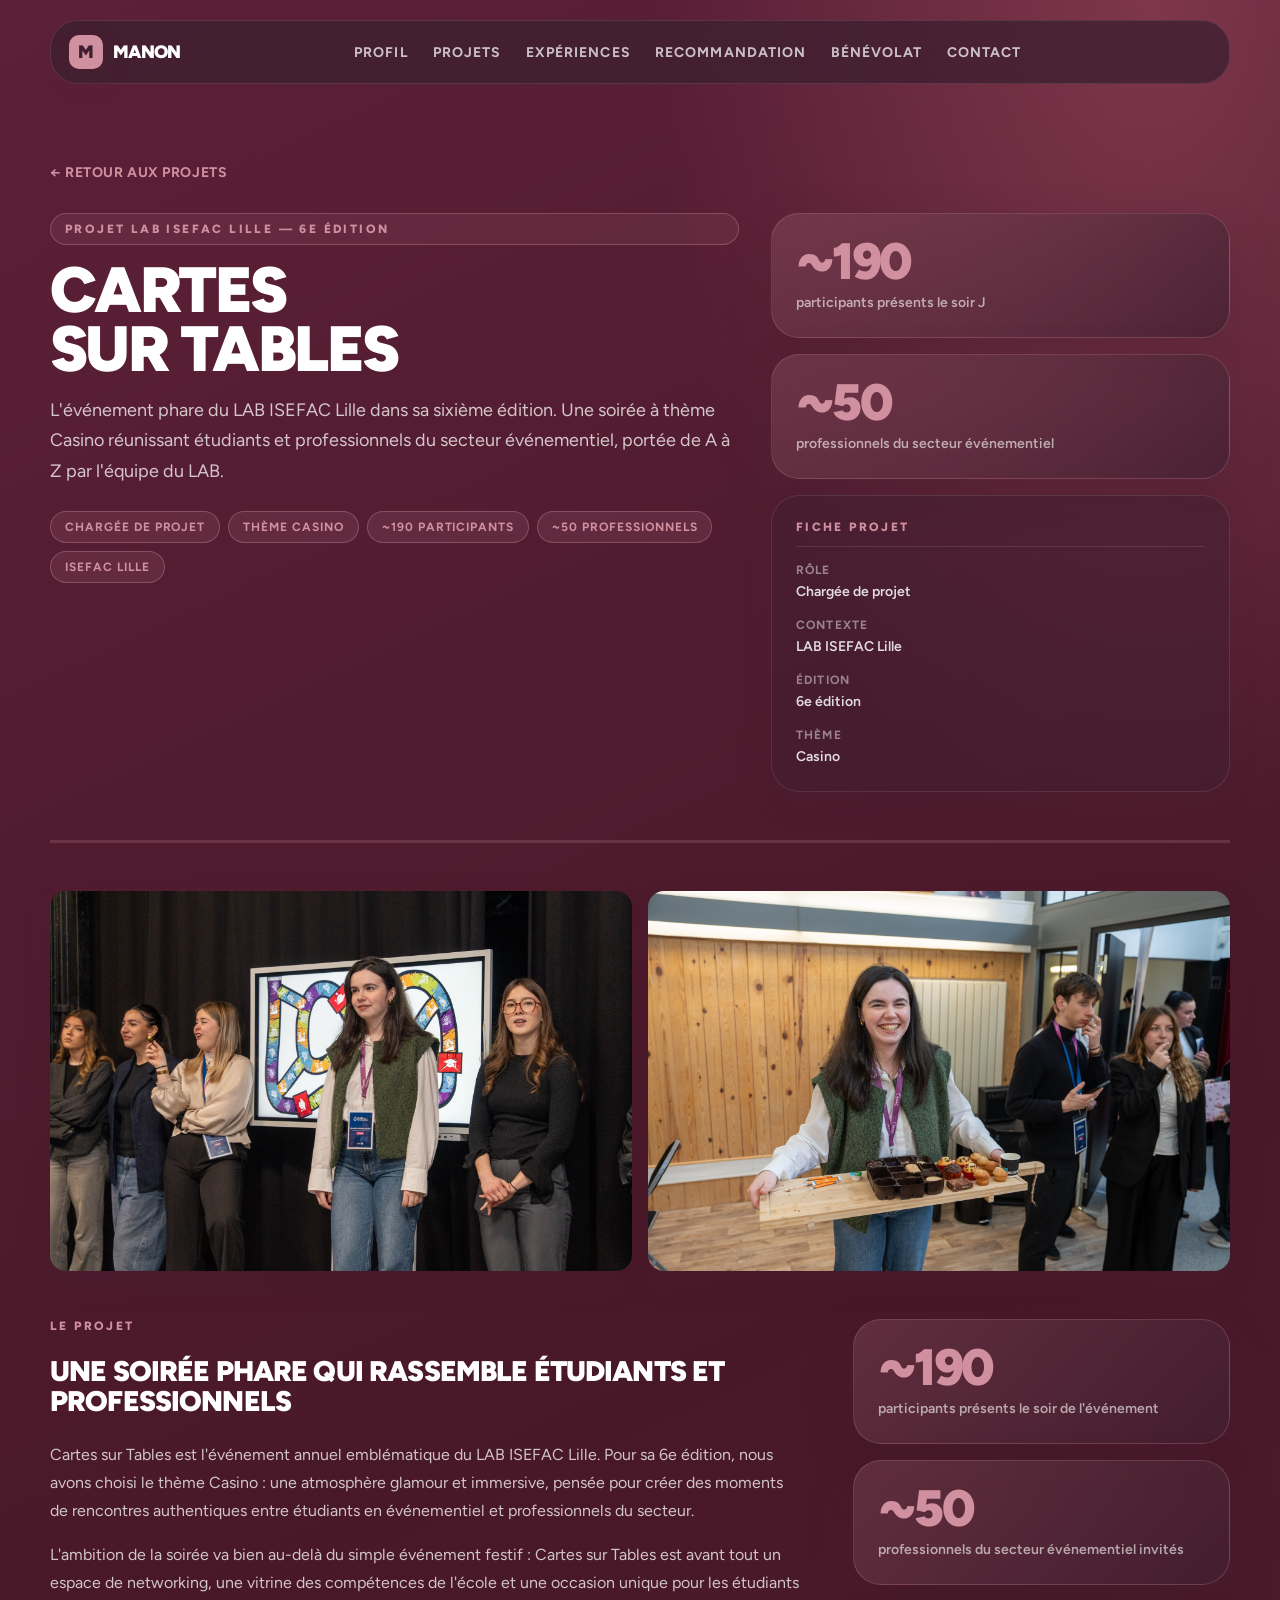
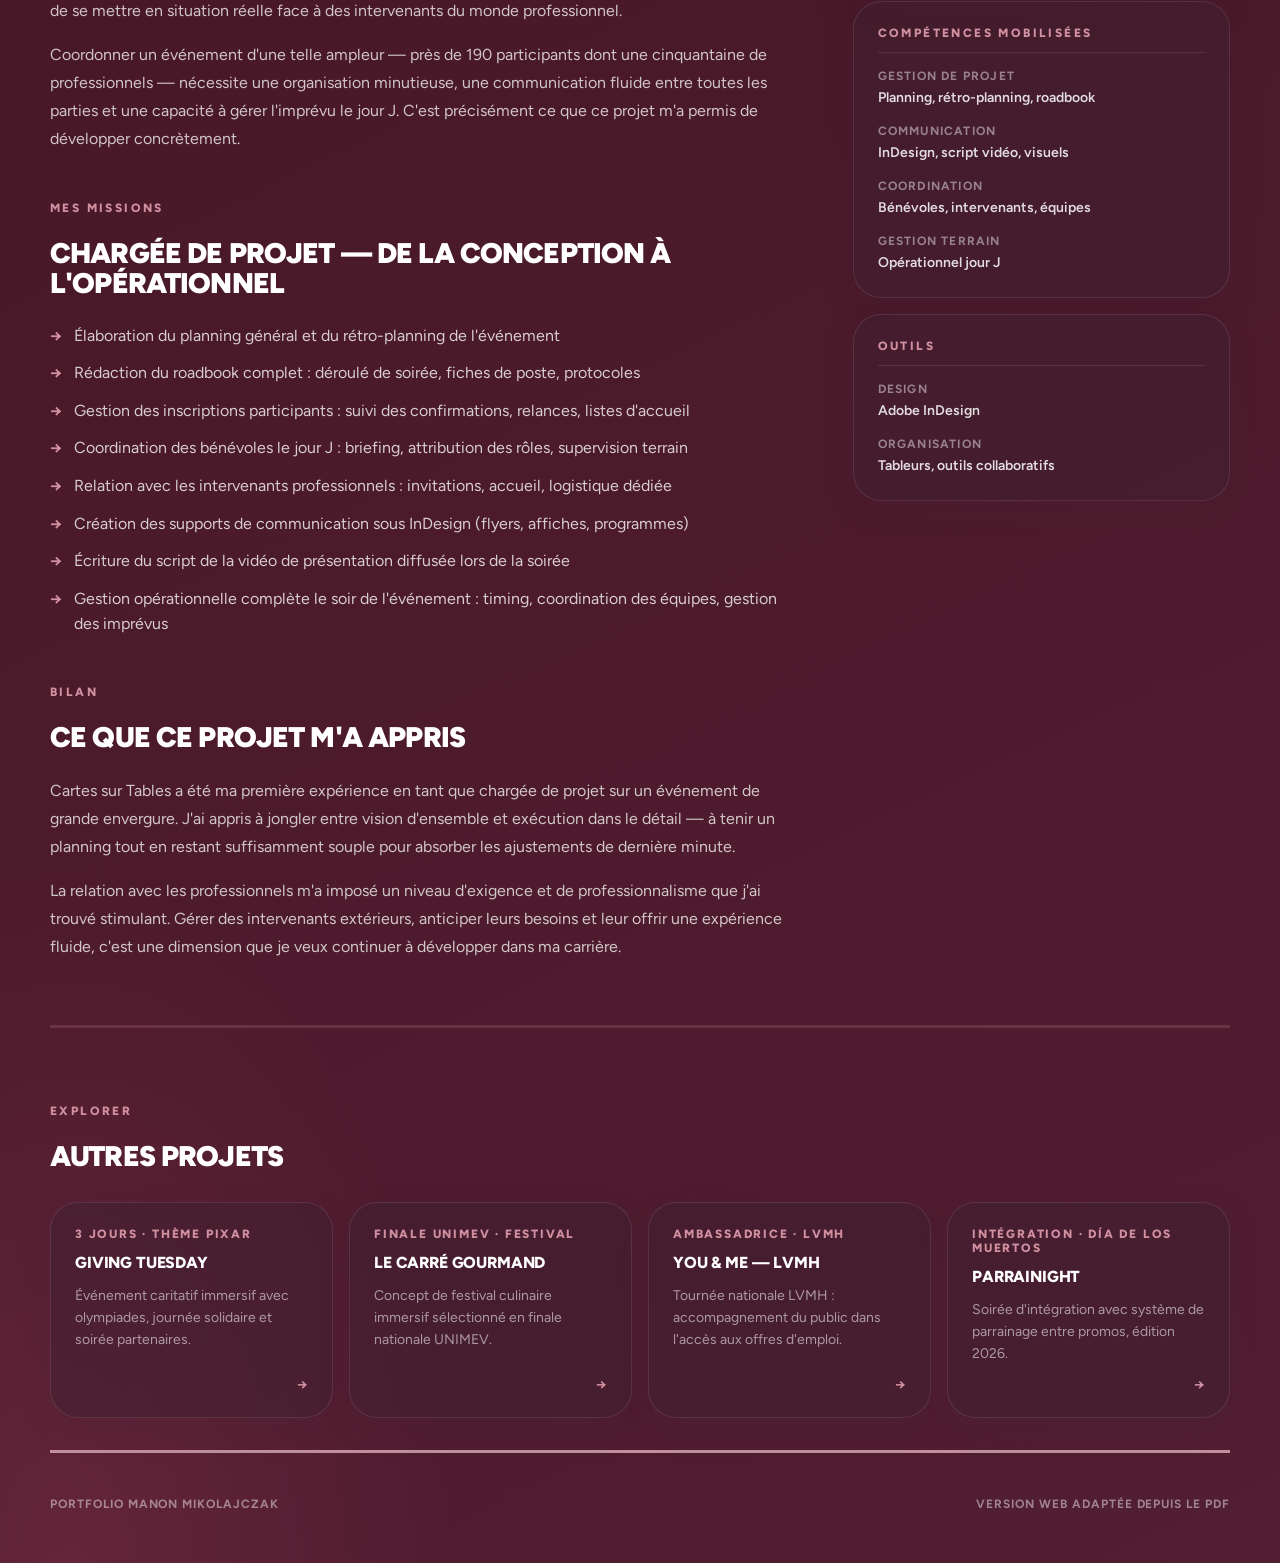
<file: projet-cartes-sur-tables.html>
<!DOCTYPE html>
<html lang="fr">
<head>
  <meta charset="UTF-8">
  <meta name="viewport" content="width=device-width, initial-scale=1.0">
  <title>Cartes sur Tables — Manon Mikolajczak</title>
  <meta
    name="description"
    content="Cartes sur Tables, 6ème édition — événement phare du LAB ISEFAC Lille. Thème Casino, ~190 participants, ~50 professionnels. Chargée de projet : Manon Mikolajczak."
  >
  <link rel="preconnect" href="https://fonts.googleapis.com">
  <link rel="preconnect" href="https://fonts.gstatic.com" crossorigin>
  <link
    href="https://fonts.googleapis.com/css2?family=Figtree:ital,wght@0,300;0,400;0,500;0,600;0,700;0,800;0,900;1,400;1,700&display=swap"
    rel="stylesheet"
  >
  <link rel="stylesheet" href="./styles.css">
  <link rel="stylesheet" href="./projet.css">
</head>
<body>
  <div class="page-shell">

    <header class="site-header">
      <a class="brand" href="./index.html" aria-label="Retour au portfolio">
        <span class="brand-mark">M</span>
        <span class="brand-text">Manon</span>
      </a>

      <button
        class="nav-toggle"
        type="button"
        aria-expanded="false"
        aria-controls="site-nav"
        aria-label="Ouvrir le menu"
      >
        <span></span>
        <span></span>
      </button>

      <nav class="site-nav" id="site-nav" aria-label="Navigation principale">
        <a href="./index.html#profil">Profil</a>
        <a href="./projets.html">Projets</a>
        <a href="./index.html#experiences">Expériences</a>
        <a href="./recommandation.html">Recommandation</a>
        <a href="./index.html#benevola">Bénévolat</a>
        <a href="./index.html#contact">Contact</a>
      </nav>
    </header>

    <main>

      <a class="back-link reveal" href="./projets.html">
        ← Retour aux projets
      </a>

      <!-- ── Hero ───────────────────────────── -->
      <section class="projet-hero reveal">
        <div class="projet-hero-copy">
          <p class="projet-kicker">Projet LAB ISEFAC Lille — 6e édition</p>
          <h1 class="projet-title">Cartes<br>sur Tables</h1>
          <p class="projet-lead">
            L'événement phare du LAB ISEFAC Lille dans sa sixième édition.
            Une soirée à thème Casino réunissant étudiants et professionnels
            du secteur événementiel, portée de A à Z par l'équipe du LAB.
          </p>
          <div class="projet-badges">
            <span class="projet-badge">Chargée de projet</span>
            <span class="projet-badge">Thème Casino</span>
            <span class="projet-badge">~190 participants</span>
            <span class="projet-badge">~50 professionnels</span>
            <span class="projet-badge">ISEFAC Lille</span>
          </div>
        </div>

        <div class="projet-hero-meta">
          <div class="projet-stat-card">
            <p class="projet-stat-number">~190</p>
            <p class="projet-stat-label">participants présents le soir J</p>
          </div>
          <div class="projet-stat-card">
            <p class="projet-stat-number">~50</p>
            <p class="projet-stat-label">professionnels du secteur événementiel</p>
          </div>
          <div class="projet-info-card">
            <p class="projet-info-card-title">Fiche projet</p>
            <div class="projet-info-row">
              <span class="projet-info-key">Rôle</span>
              <span class="projet-info-val">Chargée de projet</span>
            </div>
            <div class="projet-info-row">
              <span class="projet-info-key">Contexte</span>
              <span class="projet-info-val">LAB ISEFAC Lille</span>
            </div>
            <div class="projet-info-row">
              <span class="projet-info-key">Édition</span>
              <span class="projet-info-val">6e édition</span>
            </div>
            <div class="projet-info-row">
              <span class="projet-info-key">Thème</span>
              <span class="projet-info-val">Casino</span>
            </div>
          </div>
        </div>
      </section>

      <!-- ── Galerie ─────────────────────────── -->
      <div class="projet-gallery gallery-2col reveal">
        <img
          src="./img/cartes-sur-tables/DSC08745.jpeg"
          alt="Cartes sur Tables — ambiance soirée Casino, vue de la salle"
          loading="lazy"
        >
        <img
          src="./img/cartes-sur-tables/DSC09055.jpeg"
          alt="Cartes sur Tables — invités et professionnels lors de la soirée"
          loading="lazy"
        >
      </div>

      <!-- ── Corps ──────────────────────────── -->
      <div class="projet-body reveal">

        <div class="projet-content">

          <!-- Description -->
          <section class="projet-section">
            <p class="projet-section-label">Le projet</p>
            <h2 class="projet-section-title">Une soirée phare qui rassemble étudiants et professionnels</h2>
            <div class="projet-text">
              <p>
                Cartes sur Tables est l'événement annuel emblématique du LAB ISEFAC Lille.
                Pour sa 6e édition, nous avons choisi le thème Casino : une atmosphère
                glamour et immersive, pensée pour créer des moments de rencontres authentiques
                entre étudiants en événementiel et professionnels du secteur.
              </p>
              <p>
                L'ambition de la soirée va bien au-delà du simple événement festif :
                Cartes sur Tables est avant tout un espace de networking, une vitrine des
                compétences de l'école et une occasion unique pour les étudiants de se mettre
                en situation réelle face à des intervenants du monde professionnel.
              </p>
              <p>
                Coordonner un événement d'une telle ampleur — près de 190 participants
                dont une cinquantaine de professionnels — nécessite une organisation
                minutieuse, une communication fluide entre toutes les parties et
                une capacité à gérer l'imprévu le jour J. C'est précisément ce que
                ce projet m'a permis de développer concrètement.
              </p>
            </div>
          </section>

          <!-- Missions -->
          <section class="projet-section">
            <p class="projet-section-label">Mes missions</p>
            <h2 class="projet-section-title">Chargée de projet — de la conception à l'opérationnel</h2>
            <ul class="projet-missions">
              <li>Élaboration du planning général et du rétro-planning de l'événement</li>
              <li>Rédaction du roadbook complet : déroulé de soirée, fiches de poste, protocoles</li>
              <li>Gestion des inscriptions participants : suivi des confirmations, relances, listes d'accueil</li>
              <li>Coordination des bénévoles le jour J : briefing, attribution des rôles, supervision terrain</li>
              <li>Relation avec les intervenants professionnels : invitations, accueil, logistique dédiée</li>
              <li>Création des supports de communication sous InDesign (flyers, affiches, programmes)</li>
              <li>Écriture du script de la vidéo de présentation diffusée lors de la soirée</li>
              <li>Gestion opérationnelle complète le soir de l'événement : timing, coordination des équipes, gestion des imprévus</li>
            </ul>
          </section>

          <!-- Ce que j'ai appris -->
          <section class="projet-section">
            <p class="projet-section-label">Bilan</p>
            <h2 class="projet-section-title">Ce que ce projet m'a appris</h2>
            <div class="projet-text">
              <p>
                Cartes sur Tables a été ma première expérience en tant que chargée de projet
                sur un événement de grande envergure. J'ai appris à jongler entre vision
                d'ensemble et exécution dans le détail — à tenir un planning tout en restant
                suffisamment souple pour absorber les ajustements de dernière minute.
              </p>
              <p>
                La relation avec les professionnels m'a imposé un niveau d'exigence et de
                professionnalisme que j'ai trouvé stimulant. Gérer des intervenants extérieurs,
                anticiper leurs besoins et leur offrir une expérience fluide, c'est une
                dimension que je veux continuer à développer dans ma carrière.
              </p>
            </div>
          </section>

        </div>

        <!-- Sidebar -->
        <aside class="projet-sidebar">
          <div class="projet-stat-card">
            <p class="projet-stat-number">~190</p>
            <p class="projet-stat-label">participants présents le soir de l'événement</p>
          </div>
          <div class="projet-stat-card">
            <p class="projet-stat-number">~50</p>
            <p class="projet-stat-label">professionnels du secteur événementiel invités</p>
          </div>
          <div class="projet-info-card">
            <p class="projet-info-card-title">Compétences mobilisées</p>
            <div class="projet-info-row">
              <span class="projet-info-key">Gestion de projet</span>
              <span class="projet-info-val">Planning, rétro-planning, roadbook</span>
            </div>
            <div class="projet-info-row">
              <span class="projet-info-key">Communication</span>
              <span class="projet-info-val">InDesign, script vidéo, visuels</span>
            </div>
            <div class="projet-info-row">
              <span class="projet-info-key">Coordination</span>
              <span class="projet-info-val">Bénévoles, intervenants, équipes</span>
            </div>
            <div class="projet-info-row">
              <span class="projet-info-key">Gestion terrain</span>
              <span class="projet-info-val">Opérationnel jour J</span>
            </div>
          </div>
          <div class="projet-info-card">
            <p class="projet-info-card-title">Outils</p>
            <div class="projet-info-row">
              <span class="projet-info-key">Design</span>
              <span class="projet-info-val">Adobe InDesign</span>
            </div>
            <div class="projet-info-row">
              <span class="projet-info-key">Organisation</span>
              <span class="projet-info-val">Tableurs, outils collaboratifs</span>
            </div>
          </div>
        </aside>

      </div>

      <!-- ── Autres projets ──────────────────── -->
      <section class="projet-next-projects reveal">
        <div class="projet-next-head">
          <p class="projet-next-label">Explorer</p>
          <h2 class="projet-next-title">Autres projets</h2>
        </div>
        <div class="projet-next-grid">
          <a class="projet-next-card" href="./projet-giving-tuesday.html">
            <span class="projet-next-card-tag">3 jours · Thème Pixar</span>
            <h3 class="projet-next-card-title">Giving Tuesday</h3>
            <p class="projet-next-card-desc">Événement caritatif immersif avec olympiades, journée solidaire et soirée partenaires.</p>
            <span class="projet-next-card-arrow">→</span>
          </a>
          <a class="projet-next-card" href="./projet-le-carre-gourmand.html">
            <span class="projet-next-card-tag">Finale UNIMEV · Festival</span>
            <h3 class="projet-next-card-title">Le Carré Gourmand</h3>
            <p class="projet-next-card-desc">Concept de festival culinaire immersif sélectionné en finale nationale UNIMEV.</p>
            <span class="projet-next-card-arrow">→</span>
          </a>
          <a class="projet-next-card" href="./projet-lvmh.html">
            <span class="projet-next-card-tag">Ambassadrice · LVMH</span>
            <h3 class="projet-next-card-title">You &amp; Me — LVMH</h3>
            <p class="projet-next-card-desc">Tournée nationale LVMH : accompagnement du public dans l'accès aux offres d'emploi.</p>
            <span class="projet-next-card-arrow">→</span>
          </a>
          <a class="projet-next-card" href="./projet-parrainight.html">
            <span class="projet-next-card-tag">Intégration · Día de los Muertos</span>
            <h3 class="projet-next-card-title">Parrainight</h3>
            <p class="projet-next-card-desc">Soirée d'intégration avec système de parrainage entre promos, édition 2026.</p>
            <span class="projet-next-card-arrow">→</span>
          </a>
        </div>
      </section>

    </main>

    <footer class="site-footer">
      <p>Portfolio Manon Mikolajczak</p>
      <p>Version web adaptée depuis le PDF</p>
    </footer>

  </div>
  <script src="./script.js"></script>
</body>
</html>
</file>
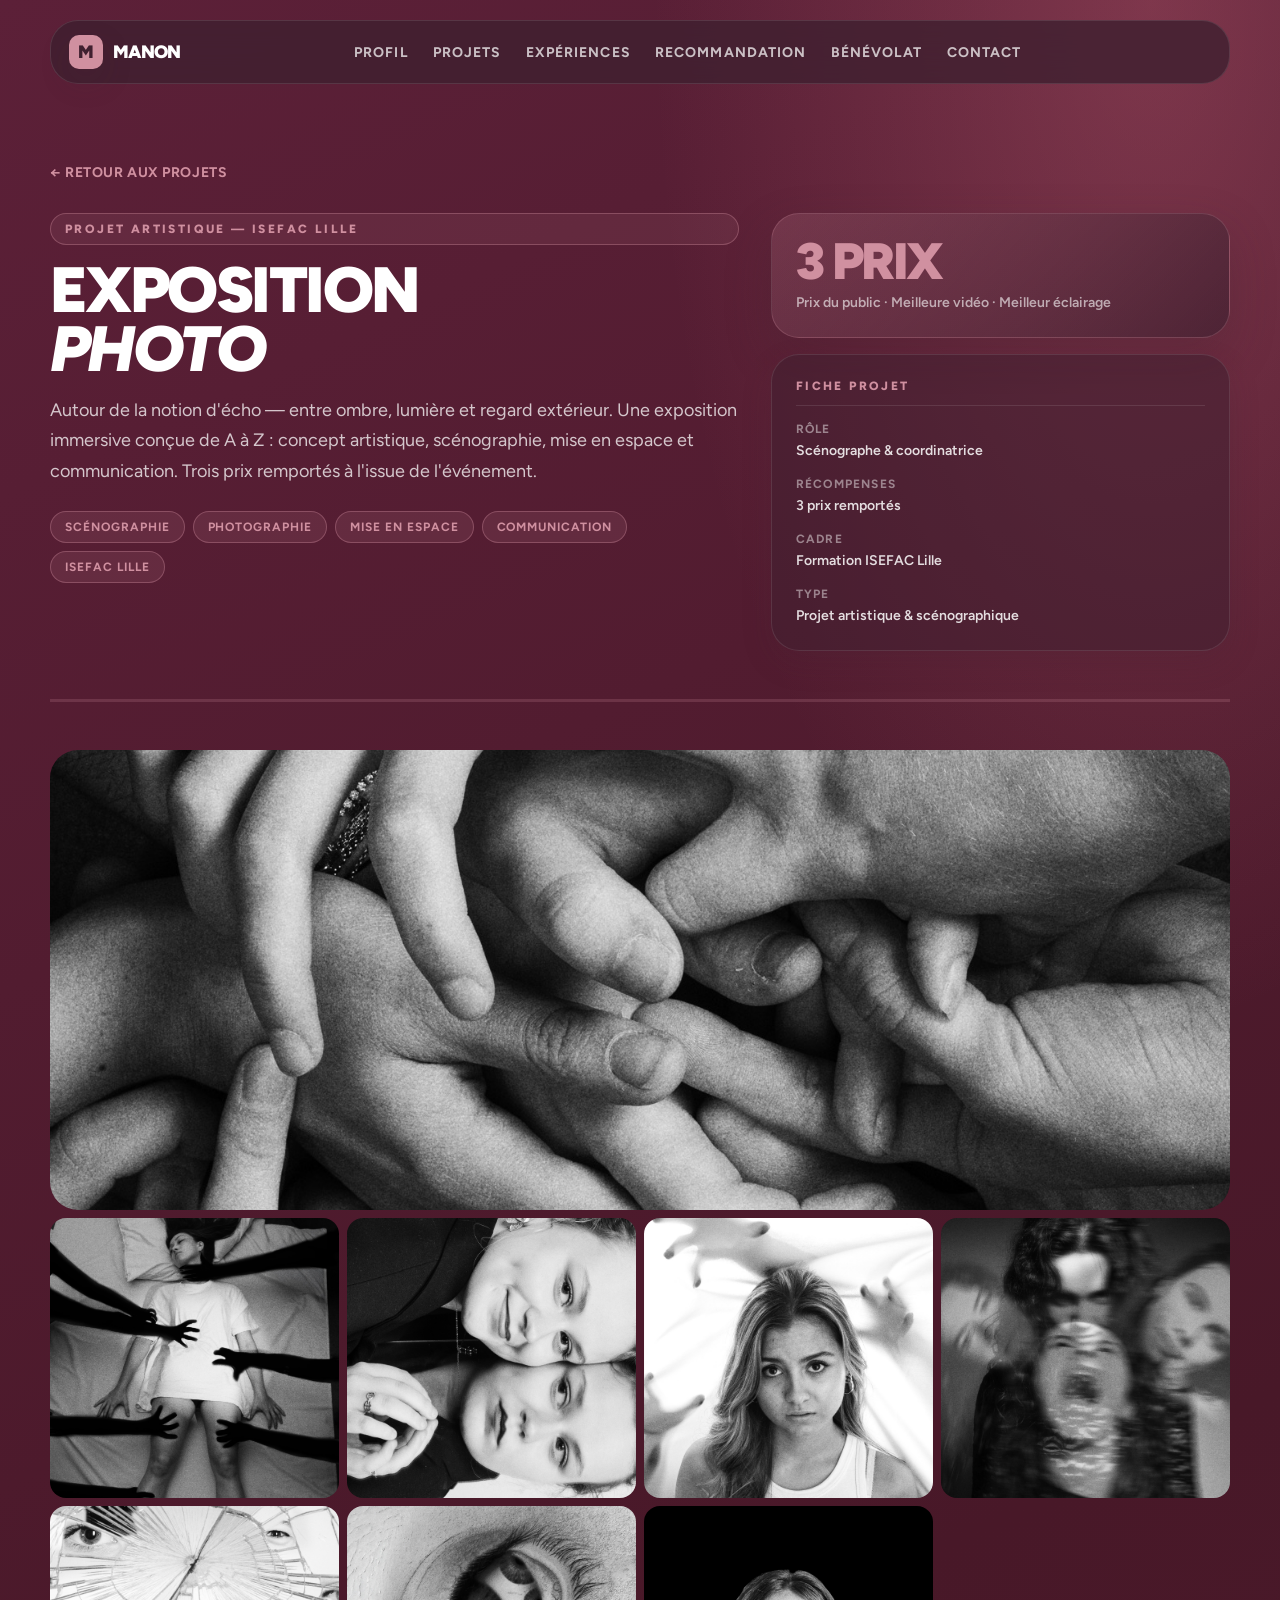
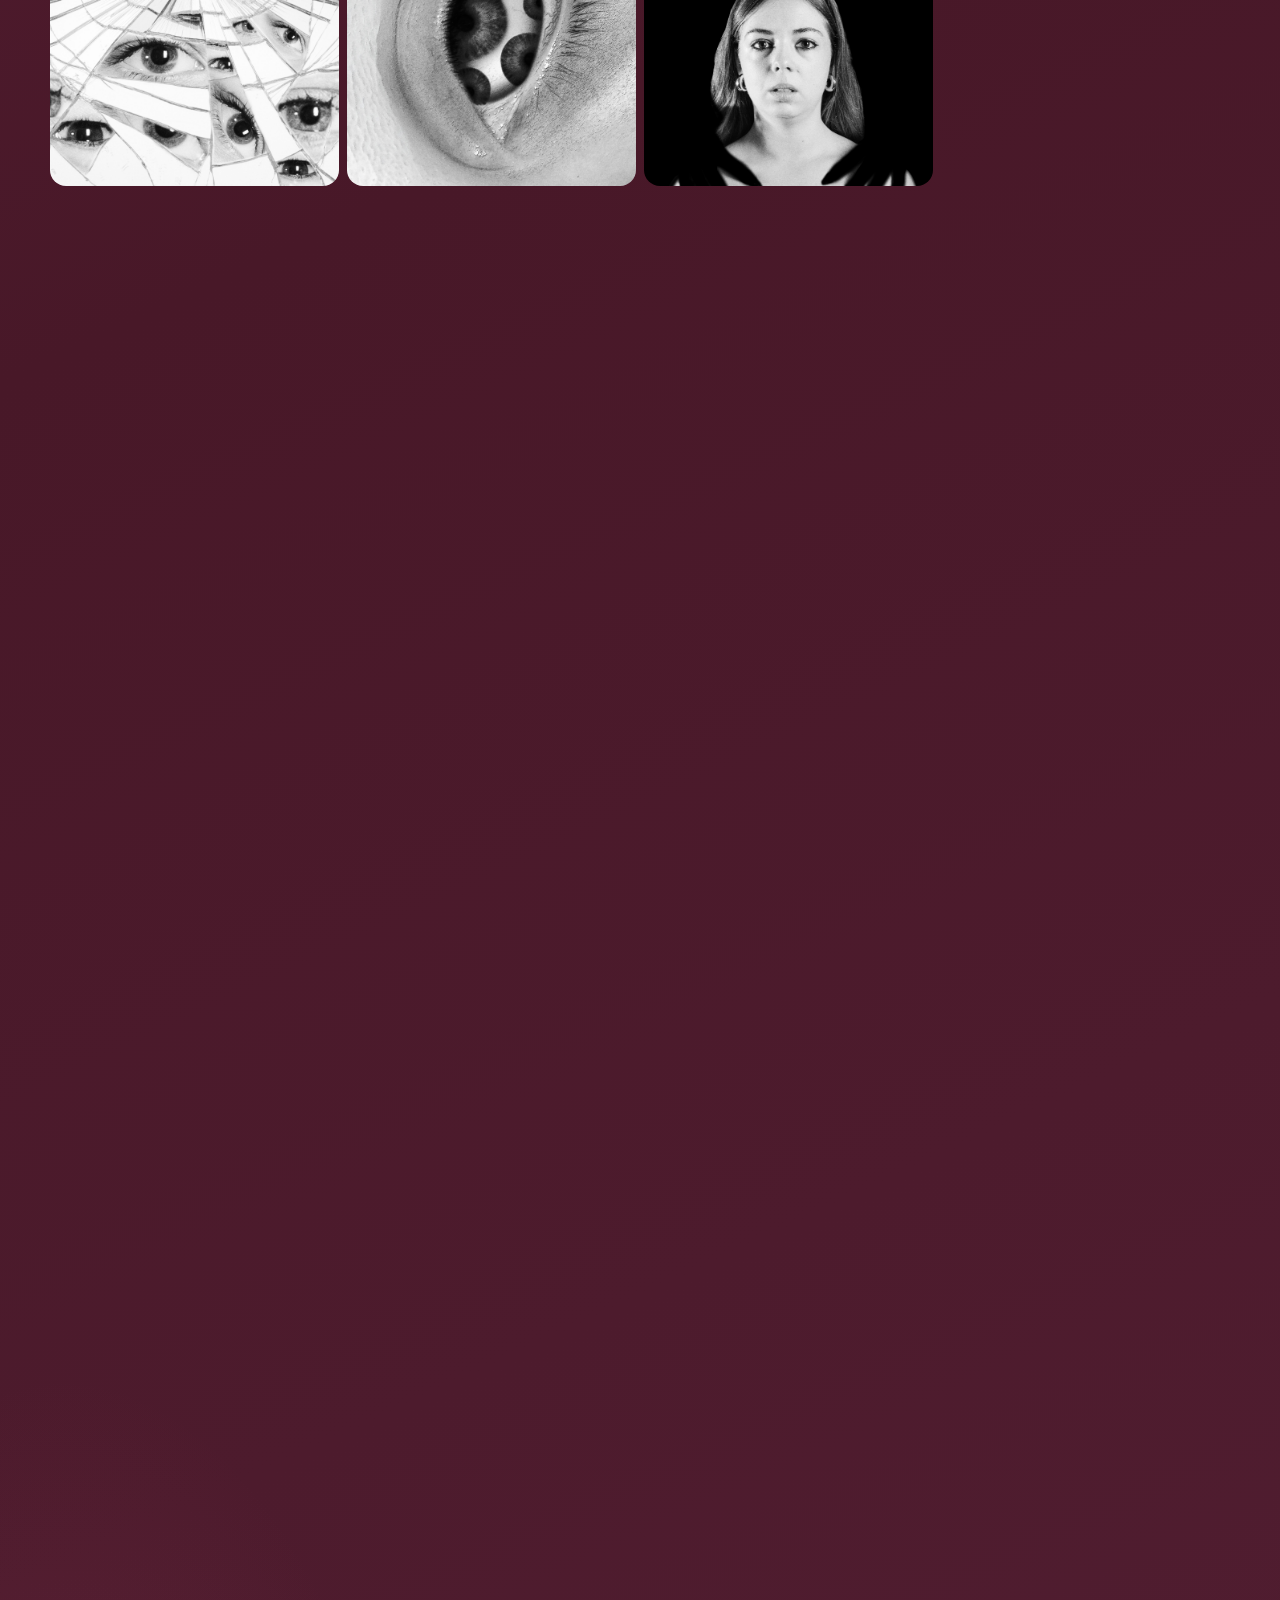
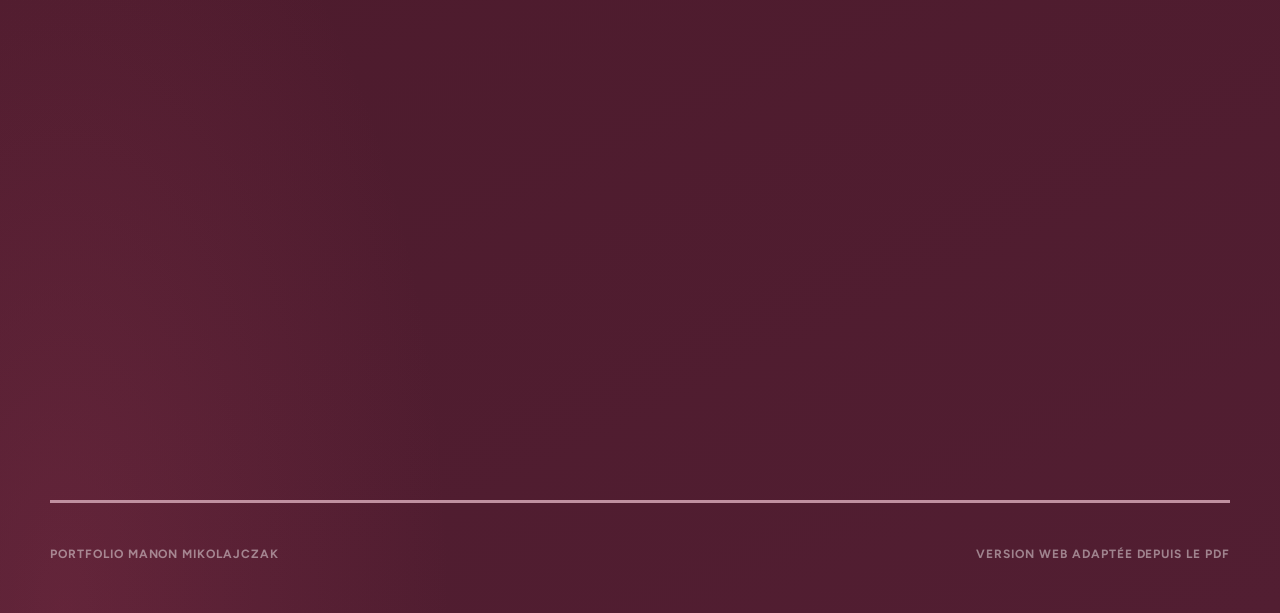
<file: projet-exposition-photo.html>
<!DOCTYPE html>
<html lang="fr">
<head>
  <meta charset="UTF-8">
  <meta name="viewport" content="width=device-width, initial-scale=1.0">
  <title>Exposition Photo — Manon Mikolajczak</title>
  <meta name="description" content="Exposition photographique immersive autour de la notion d'écho — scénographie, lumière et mise en espace. 3 prix remportés : Prix du public, Meilleure vidéo, Meilleur éclairage.">
  <link rel="preconnect" href="https://fonts.googleapis.com">
  <link rel="preconnect" href="https://fonts.gstatic.com" crossorigin>
  <link href="https://fonts.googleapis.com/css2?family=Figtree:ital,wght@0,300;0,400;0,500;0,600;0,700;0,800;0,900;1,400;1,700&display=swap" rel="stylesheet">
  <link rel="stylesheet" href="./styles.css">
  <link rel="stylesheet" href="./projet.css">
</head>
<body>
  <div class="page-shell">

    <header class="site-header">
      <a class="brand" href="./index.html" aria-label="Retour au portfolio">
        <span class="brand-mark">M</span>
        <span class="brand-text">Manon</span>
      </a>

      <button
        class="nav-toggle"
        type="button"
        aria-expanded="false"
        aria-controls="site-nav"
        aria-label="Ouvrir le menu"
      >
        <span></span>
        <span></span>
      </button>

      <nav class="site-nav" id="site-nav" aria-label="Navigation principale">
        <a href="./index.html#profil">Profil</a>
        <a href="./projets.html">Projets</a>
        <a href="./index.html#experiences">Expériences</a>
        <a href="./recommandation.html">Recommandation</a>
        <a href="./index.html#benevola">Bénévolat</a>
        <a href="./index.html#contact">Contact</a>
      </nav>
    </header>

    <main>

      <a class="back-link reveal" href="./projets.html">
        ← Retour aux projets
      </a>

      <!-- ── Hero ───────────────────────────── -->
      <section class="projet-hero reveal">
        <div class="projet-hero-copy">
          <p class="projet-kicker">Projet artistique — ISEFAC Lille</p>
          <h1 class="projet-title">Exposition<br><em>Photo</em></h1>
          <p class="projet-lead">
            Autour de la notion d'écho — entre ombre, lumière et regard extérieur.
            Une exposition immersive conçue de A à Z : concept artistique, scénographie,
            mise en espace et communication. Trois prix remportés à l'issue de l'événement.
          </p>
          <div class="projet-badges">
            <span class="projet-badge">Scénographie</span>
            <span class="projet-badge">Photographie</span>
            <span class="projet-badge">Mise en espace</span>
            <span class="projet-badge">Communication</span>
            <span class="projet-badge">ISEFAC Lille</span>
          </div>
        </div>

        <div class="projet-hero-meta">
          <div class="projet-stat-card">
            <p class="projet-stat-number">3 Prix</p>
            <p class="projet-stat-label">Prix du public · Meilleure vidéo · Meilleur éclairage</p>
          </div>
          <div class="projet-info-card">
            <p class="projet-info-card-title">Fiche projet</p>
            <div class="projet-info-row">
              <span class="projet-info-key">Rôle</span>
              <span class="projet-info-val">Scénographe &amp; coordinatrice</span>
            </div>
            <div class="projet-info-row">
              <span class="projet-info-key">Récompenses</span>
              <span class="projet-info-val">3 prix remportés</span>
            </div>
            <div class="projet-info-row">
              <span class="projet-info-key">Cadre</span>
              <span class="projet-info-val">Formation ISEFAC Lille</span>
            </div>
            <div class="projet-info-row">
              <span class="projet-info-key">Type</span>
              <span class="projet-info-val">Projet artistique &amp; scénographique</span>
            </div>
          </div>
        </div>
      </section>

      <!-- ── Galerie ─────────────────────────── -->
      <!-- ── Galerie photos ────────────────────── -->
      <div class="expo-gallery reveal">
        <div class="expo-gallery-main">
          <img src="./img/exposition-photo/mainsgroupe.jpg" alt="Exposition Photo — mains groupe" loading="lazy">
        </div>
        <div class="expo-gallery-grid">
          <img src="./img/exposition-photo/litmonstre.jpg"  alt="Lit monstre"   loading="lazy">
          <img src="./img/exposition-photo/miroirzoe.jpg"   alt="Miroir Zoé"    loading="lazy">
          <img src="./img/exposition-photo/mains.jpg"       alt="Mains"         loading="lazy">
          <img src="./img/exposition-photo/visages.jpg"     alt="Visages"       loading="lazy">
          <img src="./img/exposition-photo/miroiryeux.jpg"  alt="Miroir yeux"   loading="lazy">
          <img src="./img/exposition-photo/yeux.jpg"        alt="Yeux"          loading="lazy">
          <img src="./img/exposition-photo/visagepeur.jpg"  alt="Visage peur"   loading="lazy">
        </div>
      </div>

      <!-- ── Corps ──────────────────────────── -->
      <div class="projet-body reveal">

        <div class="projet-content">

          <!-- Description -->
          <section class="projet-section">
            <p class="projet-section-label">Le projet</p>
            <h2 class="projet-section-title">Une expérience immersive autour de l'écho, de l'ombre et de la lumière</h2>
            <div class="projet-text">
              <p>
                L'exposition photographique a été conçue autour d'une notion centrale : l'écho.
                Non pas l'écho sonore, mais l'écho visuel — ce moment où une image renvoie
                le regard vers quelque chose d'intime, de personnel, d'universel. Entre ombre
                et lumière, entre regard extérieur et introspection, chaque cliché a été sélectionné
                et mis en valeur pour provoquer une résonance chez le public.
              </p>
              <p>
                À travers un travail minutieux sur l'image, la lumière et la mise en scène,
                l'exposition proposait une expérience immersive, invitant le public à ressentir,
                interpréter et se reconnaître dans des clichés travaillés avec soin. L'enjeu
                n'était pas simplement d'exposer des photographies, mais de créer un parcours
                émotionnel cohérent, où chaque élément — la disposition des œuvres, l'éclairage,
                les supports — participait à la narration globale.
              </p>
              <p>
                Réalisé dans le cadre de la formation ISEFAC Lille, ce projet a mobilisé
                toutes les compétences acquises en gestion de projet, communication et direction
                artistique. Le résultat : une exposition saluée par le jury et le public,
                couronnée de trois distinctions.
              </p>
            </div>
          </section>

          <!-- Missions -->
          <section class="projet-section">
            <p class="projet-section-label">Mes missions</p>
            <h2 class="projet-section-title">De la conception artistique à la logistique du jour J</h2>
            <ul class="projet-missions">
              <li>Conception du concept artistique et définition de la ligne directrice de l'exposition</li>
              <li>Scénographie et mise en espace — disposition des œuvres, circulation du public, ambiance générale</li>
              <li>Sélection et mise en valeur des photographies selon leur cohérence avec le thème de l'écho</li>
              <li>Création des supports de communication : affiche, programme, visuels digitaux</li>
              <li>Conception et réalisation du dispositif d'éclairage pour sublimer chaque œuvre</li>
              <li>Gestion logistique complète le jour J : installation, accueil, coordination de l'équipe</li>
            </ul>
          </section>

          <!-- Bilan -->
          <section class="projet-section">
            <p class="projet-section-label">Bilan</p>
            <h2 class="projet-section-title">Trois prix pour une exposition qui a touché son public</h2>
            <div class="projet-text">
              <p>
                Remporter le Prix du public est une récompense particulièrement significative :
                elle signifie que l'exposition a atteint son objectif premier, celui de créer
                une connexion émotionnelle avec les personnes qui ont traversé l'espace.
                C'est le public lui-même qui a reconnu la qualité de l'expérience proposée.
              </p>
              <p>
                Le prix de la Meilleure vidéo et celui du Meilleur éclairage viennent
                récompenser deux dimensions techniques et créatives du projet qui avaient
                demandé un travail de recherche approfondi. L'éclairage, en particulier,
                avait été pensé comme un élément dramaturgique à part entière, capable
                de transformer la perception d'une image selon l'angle et l'intensité
                de la lumière utilisée.
              </p>
              <p>
                Ce projet m'a confirmé que la scénographie n'est pas un simple habillage :
                c'est un langage à part entière, capable de porter un propos, de guider
                une émotion et de donner une dimension supplémentaire à des œuvres qui
                pourraient sembler figées sur papier.
              </p>
            </div>
          </section>

        </div>

        <!-- Sidebar -->
        <aside class="projet-sidebar">
          <div class="projet-stat-card">
            <p class="projet-stat-number">3 Prix</p>
            <p class="projet-stat-label">public · vidéo · éclairage</p>
          </div>
          <div class="projet-info-card">
            <p class="projet-info-card-title">Rôle &amp; responsabilités</p>
            <div class="projet-info-row">
              <span class="projet-info-key">Rôle</span>
              <span class="projet-info-val">Scénographe &amp; coordinatrice</span>
            </div>
            <div class="projet-info-row">
              <span class="projet-info-key">Direction</span>
              <span class="projet-info-val">Artistique &amp; logistique</span>
            </div>
            <div class="projet-info-row">
              <span class="projet-info-key">Communication</span>
              <span class="projet-info-val">Supports print &amp; digital</span>
            </div>
          </div>
          <div class="projet-info-card">
            <p class="projet-info-card-title">Contexte</p>
            <div class="projet-info-row">
              <span class="projet-info-key">Formation</span>
              <span class="projet-info-val">ISEFAC Lille</span>
            </div>
            <div class="projet-info-row">
              <span class="projet-info-key">Type</span>
              <span class="projet-info-val">Projet artistique</span>
            </div>
            <div class="projet-info-row">
              <span class="projet-info-key">Thème</span>
              <span class="projet-info-val">L'écho — ombre &amp; lumière</span>
            </div>
          </div>
        </aside>

      </div>

      <!-- ── Autres projets ──────────────────── -->
      <section class="projet-next-projects reveal">
        <div class="projet-next-head">
          <p class="projet-next-label">Explorer</p>
          <h2 class="projet-next-title">Autres projets</h2>
        </div>
        <div class="projet-next-grid">
          <a class="projet-next-card" href="./projet-spotlight-festival.html">
            <span class="projet-next-card-tag">Création vidéo · Spotlight Festival</span>
            <h3 class="projet-next-card-title">Spotlight Festival</h3>
            <p class="projet-next-card-desc">Vidéo promotionnelle pour les 15 ans du festival stand-up lillois. Challenge remporté, accès aux coulisses du Théâtre Sébastopol.</p>
            <span class="projet-next-card-arrow">→</span>
          </a>
          <a class="projet-next-card" href="./projet-magazine-popup.html">
            <span class="projet-next-card-tag">Éditorial &amp; événementiel</span>
            <h3 class="projet-next-card-title">Magazine &amp; Pop-up Store</h3>
            <p class="projet-next-card-desc">Création d'un magazine de A à Z et organisation d'un pop-up store solidaire sans budget.</p>
            <span class="projet-next-card-arrow">→</span>
          </a>
          <a class="projet-next-card" href="./projet-sauvegarde-du-nord.html">
            <span class="projet-next-card-tag">Stage · Service mécénat</span>
            <h3 class="projet-next-card-title">La Sauvegarde du Nord</h3>
            <p class="projet-next-card-desc">Stage au sein du service mécénat — communication, coordination et préparation de La Nuit de la Sauvegarde.</p>
            <span class="projet-next-card-arrow">→</span>
          </a>
        </div>
      </section>

    </main>

    <footer class="site-footer">
      <p>Portfolio Manon Mikolajczak</p>
      <p>Version web adaptée depuis le PDF</p>
    </footer>

  </div>
  <script src="./script.js"></script>
</body>
</html>
</file>
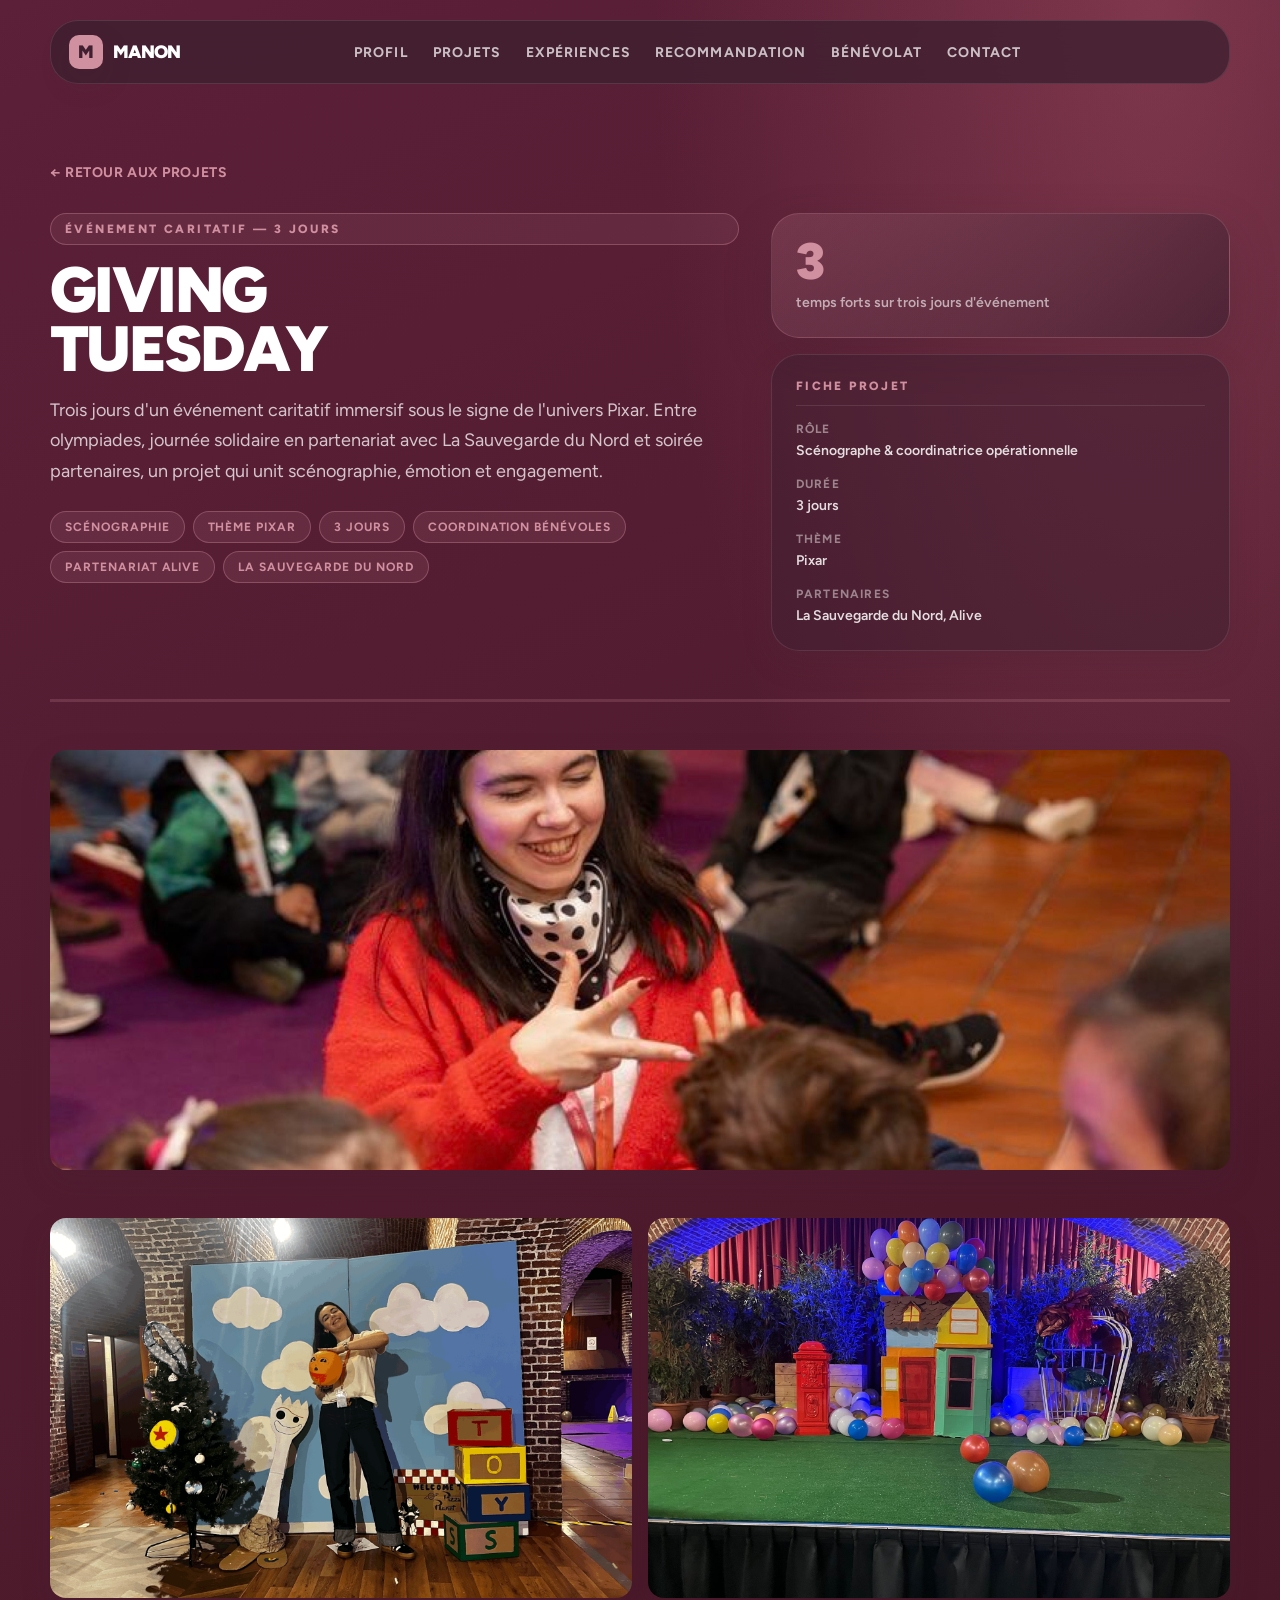
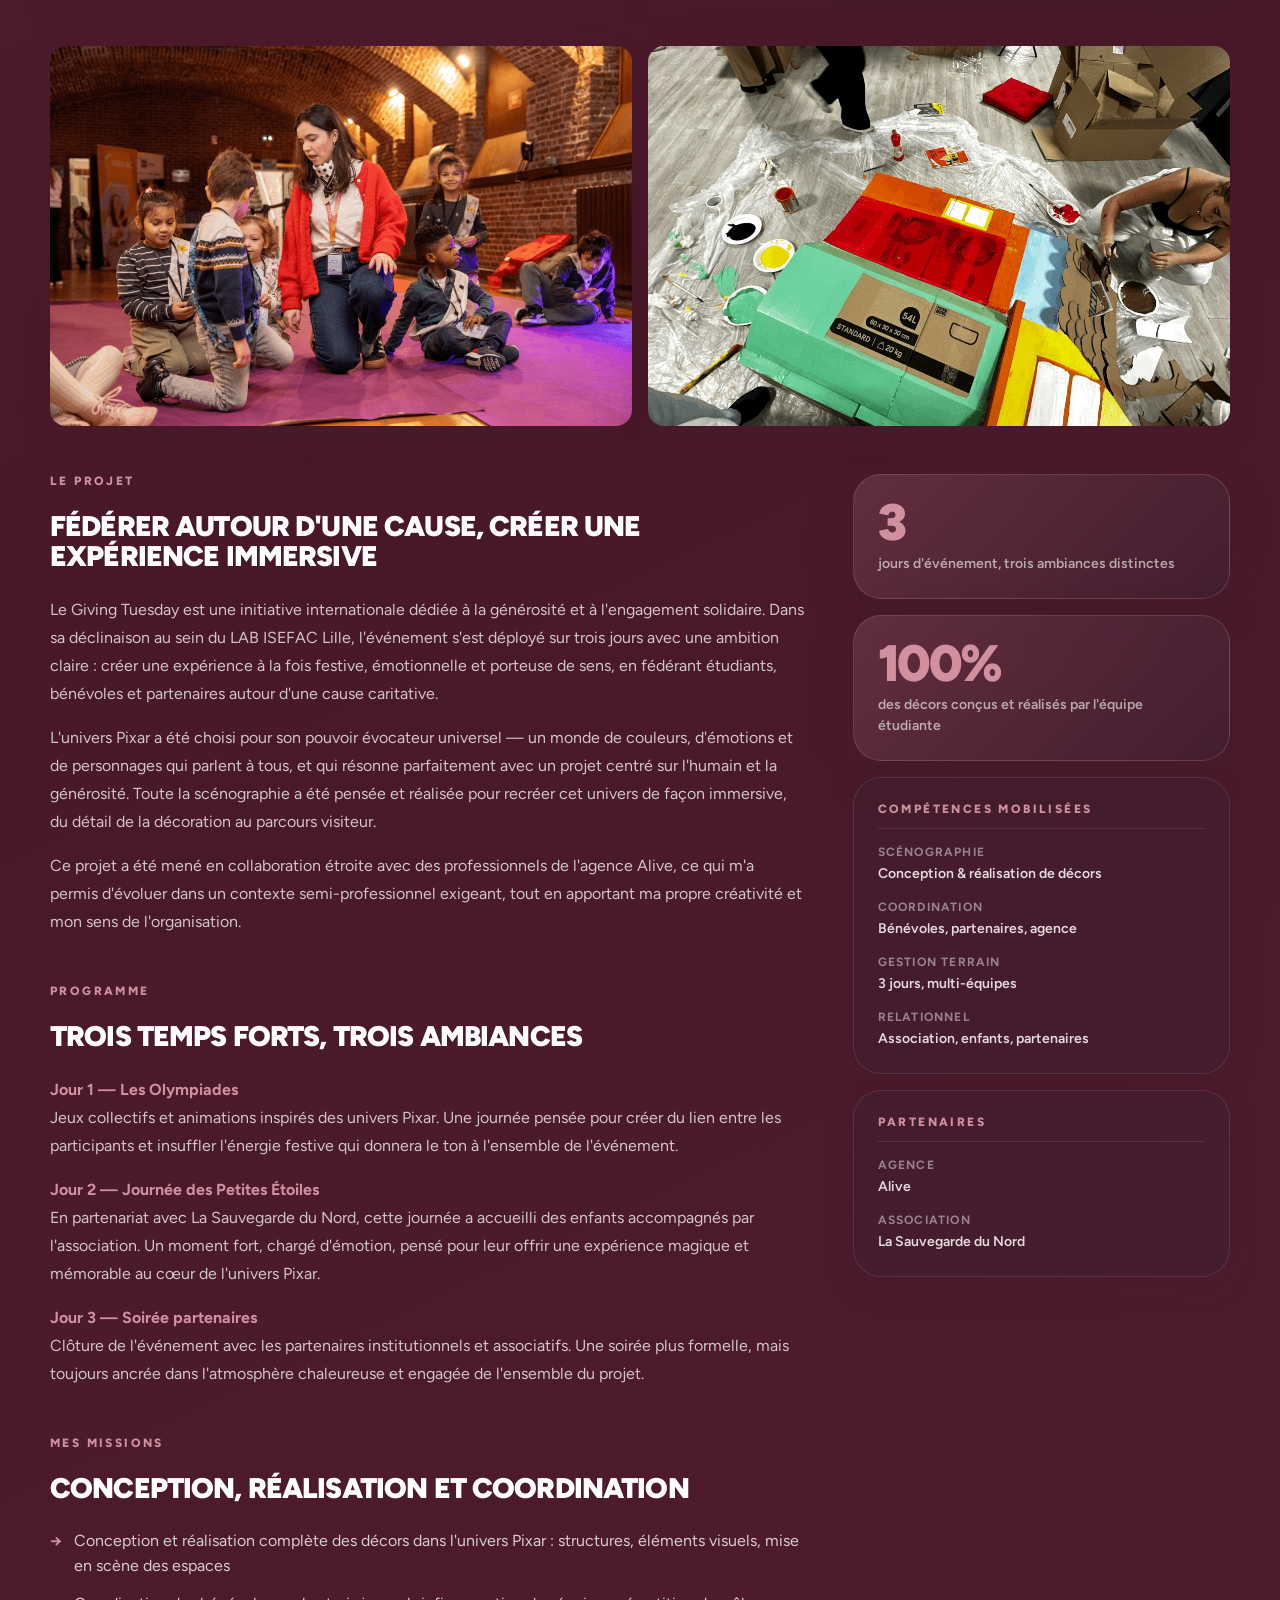
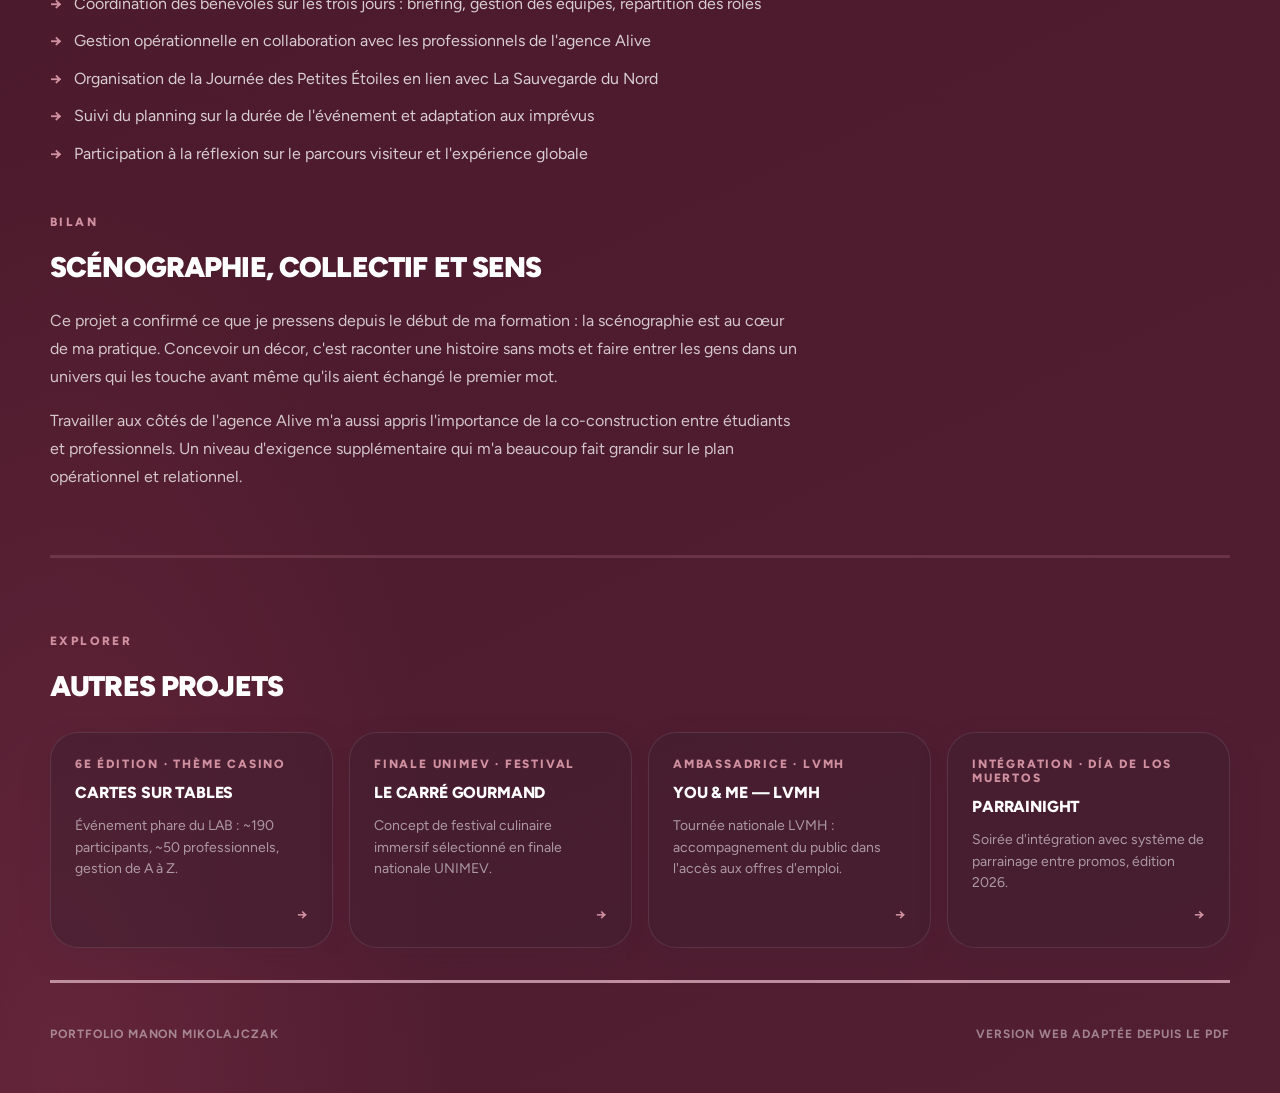
<file: projet-giving-tuesday.html>
<!DOCTYPE html>
<html lang="fr">
<head>
  <meta charset="UTF-8">
  <meta name="viewport" content="width=device-width, initial-scale=1.0">
  <title>Giving Tuesday — Manon Mikolajczak</title>
  <meta
    name="description"
    content="Giving Tuesday — événement caritatif sur 3 jours, thème Pixar. Scénographie, décors, coordination des bénévoles et gestion opérationnelle. Manon Mikolajczak."
  >
  <link rel="preconnect" href="https://fonts.googleapis.com">
  <link rel="preconnect" href="https://fonts.gstatic.com" crossorigin>
  <link
    href="https://fonts.googleapis.com/css2?family=Figtree:ital,wght@0,300;0,400;0,500;0,600;0,700;0,800;0,900;1,400;1,700&display=swap"
    rel="stylesheet"
  >
  <link rel="stylesheet" href="./styles.css">
  <link rel="stylesheet" href="./projet.css">
</head>
<body>
  <div class="page-shell">

    <header class="site-header">
      <a class="brand" href="./index.html" aria-label="Retour au portfolio">
        <span class="brand-mark">M</span>
        <span class="brand-text">Manon</span>
      </a>

      <button
        class="nav-toggle"
        type="button"
        aria-expanded="false"
        aria-controls="site-nav"
        aria-label="Ouvrir le menu"
      >
        <span></span>
        <span></span>
      </button>

      <nav class="site-nav" id="site-nav" aria-label="Navigation principale">
        <a href="./index.html#profil">Profil</a>
        <a href="./projets.html">Projets</a>
        <a href="./index.html#experiences">Expériences</a>
        <a href="./recommandation.html">Recommandation</a>
        <a href="./index.html#benevola">Bénévolat</a>
        <a href="./index.html#contact">Contact</a>
      </nav>
    </header>

    <main>

      <a class="back-link reveal" href="./projets.html">
        ← Retour aux projets
      </a>

      <!-- ── Hero ───────────────────────────── -->
      <section class="projet-hero reveal">
        <div class="projet-hero-copy">
          <p class="projet-kicker">Événement caritatif — 3 jours</p>
          <h1 class="projet-title">Giving<br>Tuesday</h1>
          <p class="projet-lead">
            Trois jours d'un événement caritatif immersif sous le signe de l'univers Pixar.
            Entre olympiades, journée solidaire en partenariat avec La Sauvegarde du Nord
            et soirée partenaires, un projet qui unit scénographie, émotion et engagement.
          </p>
          <div class="projet-badges">
            <span class="projet-badge">Scénographie</span>
            <span class="projet-badge">Thème Pixar</span>
            <span class="projet-badge">3 jours</span>
            <span class="projet-badge">Coordination bénévoles</span>
            <span class="projet-badge">Partenariat Alive</span>
            <span class="projet-badge">La Sauvegarde du Nord</span>
          </div>
        </div>

        <div class="projet-hero-meta">
          <div class="projet-stat-card">
            <p class="projet-stat-number">3</p>
            <p class="projet-stat-label">temps forts sur trois jours d'événement</p>
          </div>
          <div class="projet-info-card">
            <p class="projet-info-card-title">Fiche projet</p>
            <div class="projet-info-row">
              <span class="projet-info-key">Rôle</span>
              <span class="projet-info-val">Scénographe &amp; coordinatrice opérationnelle</span>
            </div>
            <div class="projet-info-row">
              <span class="projet-info-key">Durée</span>
              <span class="projet-info-val">3 jours</span>
            </div>
            <div class="projet-info-row">
              <span class="projet-info-key">Thème</span>
              <span class="projet-info-val">Pixar</span>
            </div>
            <div class="projet-info-row">
              <span class="projet-info-key">Partenaires</span>
              <span class="projet-info-val">La Sauvegarde du Nord, Alive</span>
            </div>
          </div>
        </div>
      </section>

      <!-- ── Galerie ─────────────────────────── -->
      <div class="projet-gallery gallery-solo reveal">
        <img
          src="./img/giving-tuesday/giving.jpeg"
          alt="Giving Tuesday — vue principale de la scénographie Pixar"
          loading="lazy"
        >
      </div>

      <div class="projet-gallery gallery-2col reveal">
        <img
          src="./img/giving-tuesday/giving2.gif"
          alt="Giving Tuesday — animation décors Pixar"
          loading="lazy"
        >
        <img
          src="./img/giving-tuesday/giving3.jpeg"
          alt="Giving Tuesday — olympiades et animations collectives"
          loading="lazy"
        >
      </div>

      <div class="projet-gallery gallery-2col reveal">
        <img
          src="./img/giving-tuesday/giving4.gif"
          alt="Giving Tuesday — Journée des Petites Étoiles"
          loading="lazy"
        >
        <img
          src="./img/giving-tuesday/giving5.gif"
          alt="Giving Tuesday — soirée partenaires"
          loading="lazy"
        >
      </div>

      <!-- ── Corps ──────────────────────────── -->
      <div class="projet-body reveal">

        <div class="projet-content">

          <!-- Description -->
          <section class="projet-section">
            <p class="projet-section-label">Le projet</p>
            <h2 class="projet-section-title">Fédérer autour d'une cause, créer une expérience immersive</h2>
            <div class="projet-text">
              <p>
                Le Giving Tuesday est une initiative internationale dédiée à la générosité
                et à l'engagement solidaire. Dans sa déclinaison au sein du LAB ISEFAC Lille,
                l'événement s'est déployé sur trois jours avec une ambition claire : créer
                une expérience à la fois festive, émotionnelle et porteuse de sens, en
                fédérant étudiants, bénévoles et partenaires autour d'une cause caritative.
              </p>
              <p>
                L'univers Pixar a été choisi pour son pouvoir évocateur universel — un
                monde de couleurs, d'émotions et de personnages qui parlent à tous, et
                qui résonne parfaitement avec un projet centré sur l'humain et la générosité.
                Toute la scénographie a été pensée et réalisée pour recréer cet univers
                de façon immersive, du détail de la décoration au parcours visiteur.
              </p>
              <p>
                Ce projet a été mené en collaboration étroite avec des professionnels
                de l'agence Alive, ce qui m'a permis d'évoluer dans un contexte semi-professionnel
                exigeant, tout en apportant ma propre créativité et mon sens de l'organisation.
              </p>
            </div>
          </section>

          <!-- 3 temps forts -->
          <section class="projet-section">
            <p class="projet-section-label">Programme</p>
            <h2 class="projet-section-title">Trois temps forts, trois ambiances</h2>
            <div class="projet-text">
              <p>
                <strong style="color: var(--secondary-300);">Jour 1 — Les Olympiades</strong><br>
                Jeux collectifs et animations inspirés des univers Pixar. Une journée
                pensée pour créer du lien entre les participants et insuffler l'énergie
                festive qui donnera le ton à l'ensemble de l'événement.
              </p>
              <p>
                <strong style="color: var(--secondary-300);">Jour 2 — Journée des Petites Étoiles</strong><br>
                En partenariat avec La Sauvegarde du Nord, cette journée a accueilli
                des enfants accompagnés par l'association. Un moment fort, chargé
                d'émotion, pensé pour leur offrir une expérience magique et mémorable
                au cœur de l'univers Pixar.
              </p>
              <p>
                <strong style="color: var(--secondary-300);">Jour 3 — Soirée partenaires</strong><br>
                Clôture de l'événement avec les partenaires institutionnels et associatifs.
                Une soirée plus formelle, mais toujours ancrée dans l'atmosphère chaleureuse
                et engagée de l'ensemble du projet.
              </p>
            </div>
          </section>

          <!-- Missions -->
          <section class="projet-section">
            <p class="projet-section-label">Mes missions</p>
            <h2 class="projet-section-title">Conception, réalisation et coordination</h2>
            <ul class="projet-missions">
              <li>Conception et réalisation complète des décors dans l'univers Pixar : structures, éléments visuels, mise en scène des espaces</li>
              <li>Coordination des bénévoles sur les trois jours : briefing, gestion des équipes, répartition des rôles</li>
              <li>Gestion opérationnelle en collaboration avec les professionnels de l'agence Alive</li>
              <li>Organisation de la Journée des Petites Étoiles en lien avec La Sauvegarde du Nord</li>
              <li>Suivi du planning sur la durée de l'événement et adaptation aux imprévus</li>
              <li>Participation à la réflexion sur le parcours visiteur et l'expérience globale</li>
            </ul>
          </section>

          <!-- Bilan -->
          <section class="projet-section">
            <p class="projet-section-label">Bilan</p>
            <h2 class="projet-section-title">Scénographie, collectif et sens</h2>
            <div class="projet-text">
              <p>
                Ce projet a confirmé ce que je pressens depuis le début de ma formation :
                la scénographie est au cœur de ma pratique. Concevoir un décor, c'est
                raconter une histoire sans mots et faire entrer les gens dans un univers
                qui les touche avant même qu'ils aient échangé le premier mot.
              </p>
              <p>
                Travailler aux côtés de l'agence Alive m'a aussi appris l'importance
                de la co-construction entre étudiants et professionnels. Un niveau
                d'exigence supplémentaire qui m'a beaucoup fait grandir sur le plan
                opérationnel et relationnel.
              </p>
            </div>
          </section>

        </div>

        <!-- Sidebar -->
        <aside class="projet-sidebar">
          <div class="projet-stat-card">
            <p class="projet-stat-number">3</p>
            <p class="projet-stat-label">jours d'événement, trois ambiances distinctes</p>
          </div>
          <div class="projet-stat-card">
            <p class="projet-stat-number">100%</p>
            <p class="projet-stat-label">des décors conçus et réalisés par l'équipe étudiante</p>
          </div>
          <div class="projet-info-card">
            <p class="projet-info-card-title">Compétences mobilisées</p>
            <div class="projet-info-row">
              <span class="projet-info-key">Scénographie</span>
              <span class="projet-info-val">Conception &amp; réalisation de décors</span>
            </div>
            <div class="projet-info-row">
              <span class="projet-info-key">Coordination</span>
              <span class="projet-info-val">Bénévoles, partenaires, agence</span>
            </div>
            <div class="projet-info-row">
              <span class="projet-info-key">Gestion terrain</span>
              <span class="projet-info-val">3 jours, multi-équipes</span>
            </div>
            <div class="projet-info-row">
              <span class="projet-info-key">Relationnel</span>
              <span class="projet-info-val">Association, enfants, partenaires</span>
            </div>
          </div>
          <div class="projet-info-card">
            <p class="projet-info-card-title">Partenaires</p>
            <div class="projet-info-row">
              <span class="projet-info-key">Agence</span>
              <span class="projet-info-val">Alive</span>
            </div>
            <div class="projet-info-row">
              <span class="projet-info-key">Association</span>
              <span class="projet-info-val">La Sauvegarde du Nord</span>
            </div>
          </div>
        </aside>

      </div>

      <!-- ── Autres projets ──────────────────── -->
      <section class="projet-next-projects reveal">
        <div class="projet-next-head">
          <p class="projet-next-label">Explorer</p>
          <h2 class="projet-next-title">Autres projets</h2>
        </div>
        <div class="projet-next-grid">
          <a class="projet-next-card" href="./projet-cartes-sur-tables.html">
            <span class="projet-next-card-tag">6e édition · Thème Casino</span>
            <h3 class="projet-next-card-title">Cartes sur Tables</h3>
            <p class="projet-next-card-desc">Événement phare du LAB : ~190 participants, ~50 professionnels, gestion de A à Z.</p>
            <span class="projet-next-card-arrow">→</span>
          </a>
          <a class="projet-next-card" href="./projet-le-carre-gourmand.html">
            <span class="projet-next-card-tag">Finale UNIMEV · Festival</span>
            <h3 class="projet-next-card-title">Le Carré Gourmand</h3>
            <p class="projet-next-card-desc">Concept de festival culinaire immersif sélectionné en finale nationale UNIMEV.</p>
            <span class="projet-next-card-arrow">→</span>
          </a>
          <a class="projet-next-card" href="./projet-lvmh.html">
            <span class="projet-next-card-tag">Ambassadrice · LVMH</span>
            <h3 class="projet-next-card-title">You &amp; Me — LVMH</h3>
            <p class="projet-next-card-desc">Tournée nationale LVMH : accompagnement du public dans l'accès aux offres d'emploi.</p>
            <span class="projet-next-card-arrow">→</span>
          </a>
          <a class="projet-next-card" href="./projet-parrainight.html">
            <span class="projet-next-card-tag">Intégration · Día de los Muertos</span>
            <h3 class="projet-next-card-title">Parrainight</h3>
            <p class="projet-next-card-desc">Soirée d'intégration avec système de parrainage entre promos, édition 2026.</p>
            <span class="projet-next-card-arrow">→</span>
          </a>
        </div>
      </section>

    </main>

    <footer class="site-footer">
      <p>Portfolio Manon Mikolajczak</p>
      <p>Version web adaptée depuis le PDF</p>
    </footer>

  </div>
  <script src="./script.js"></script>
</body>
</html>
</file>
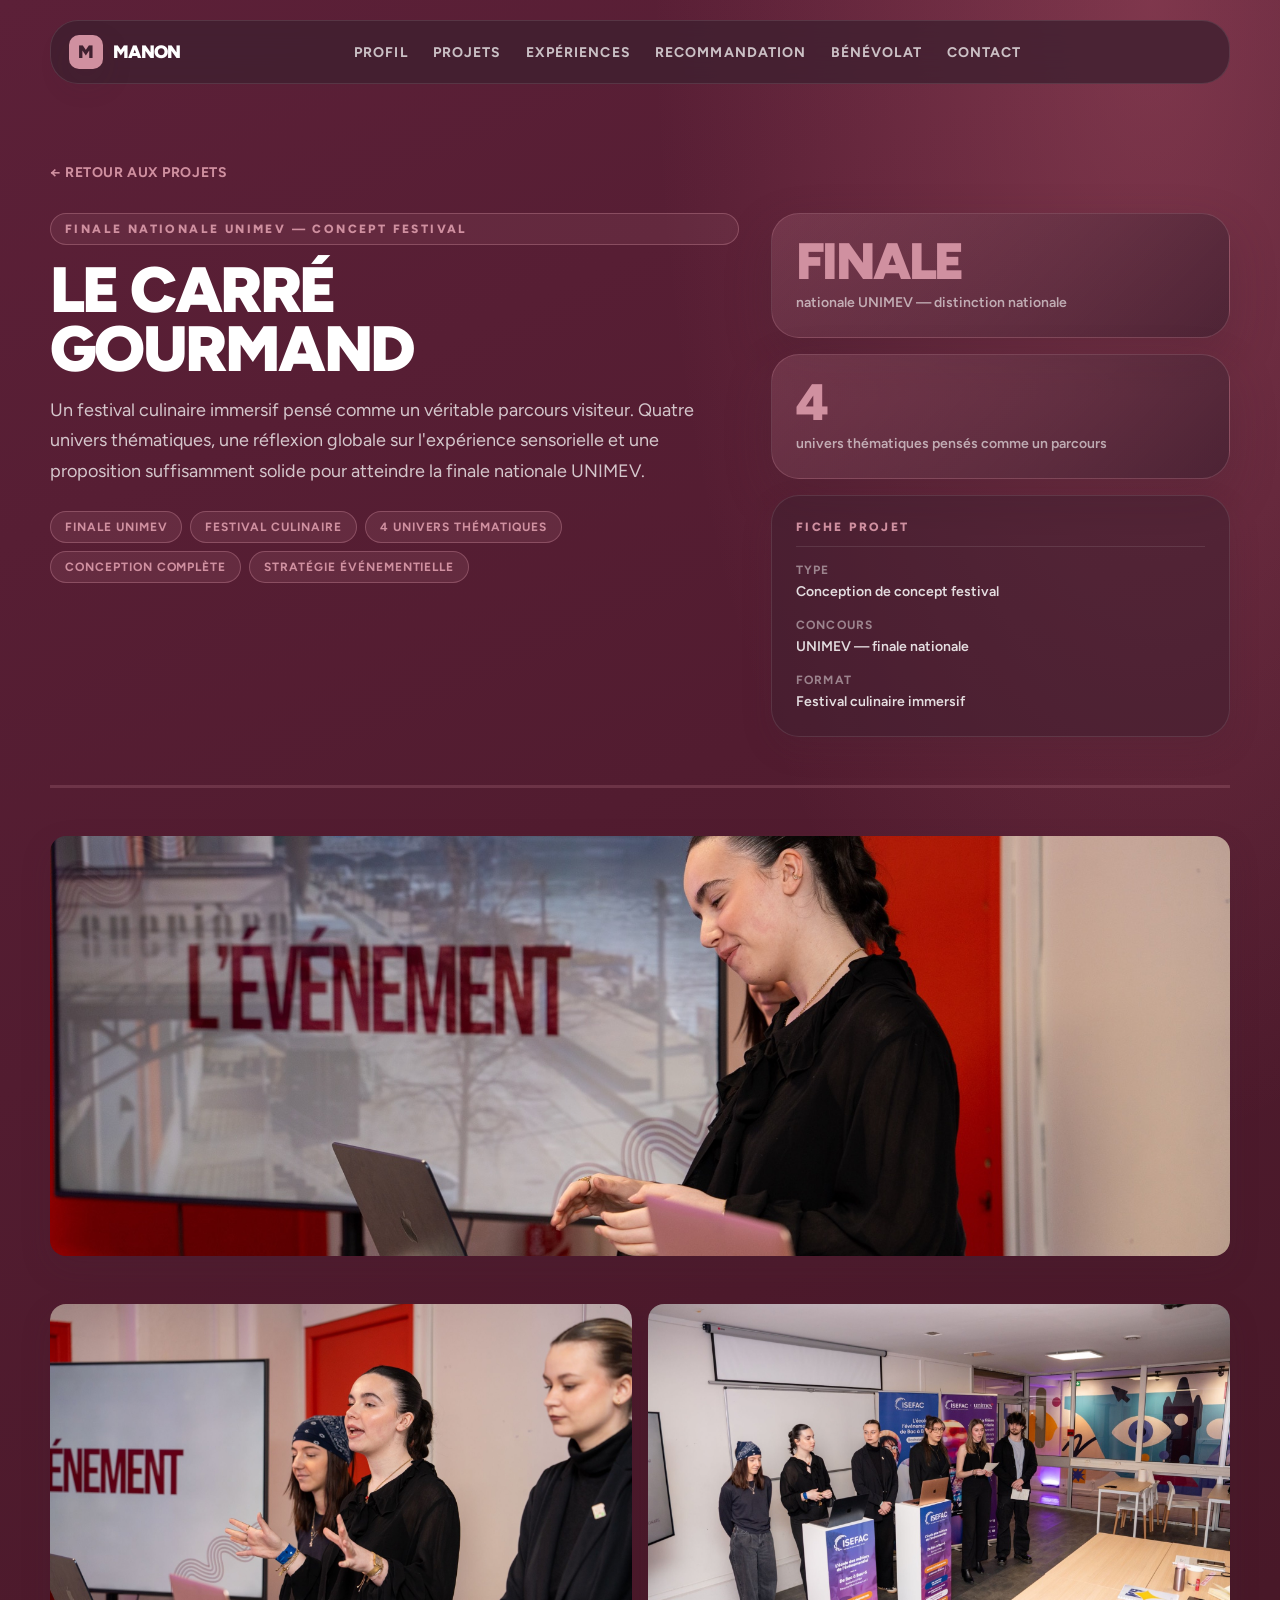
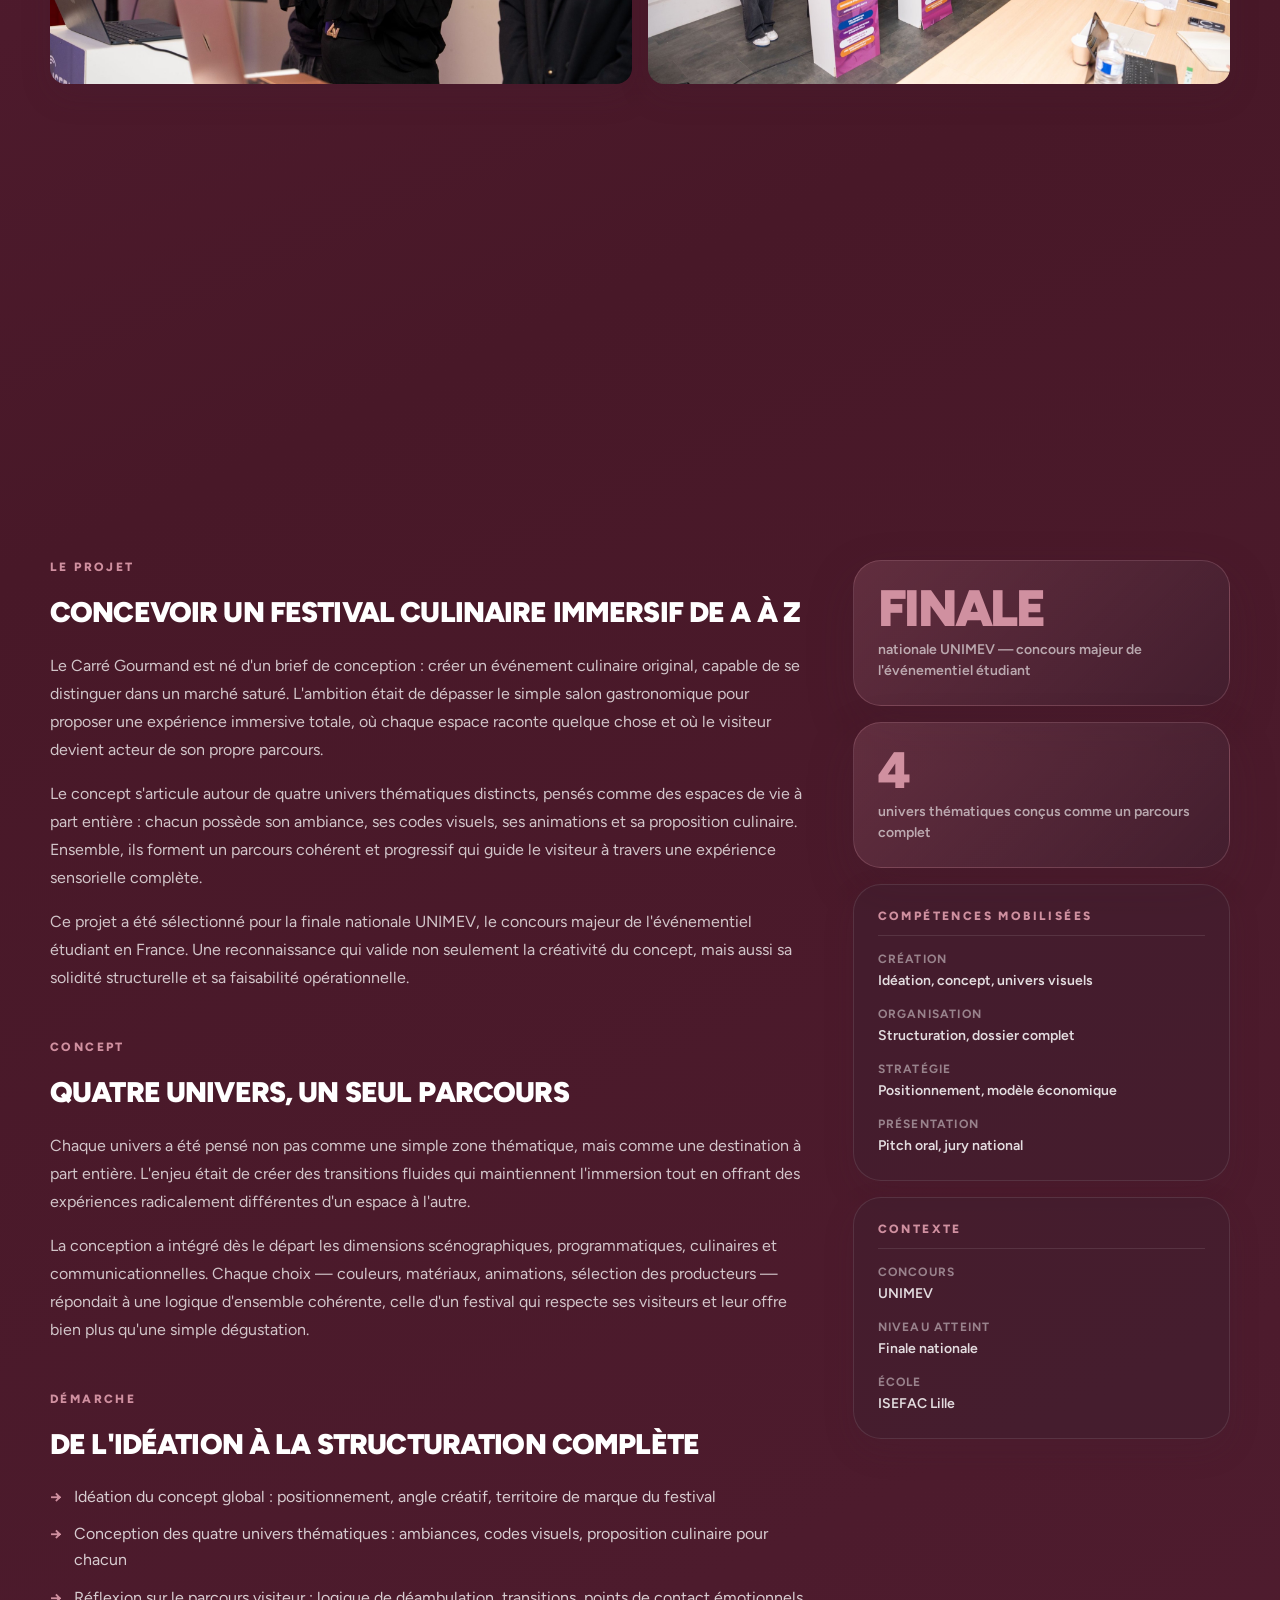
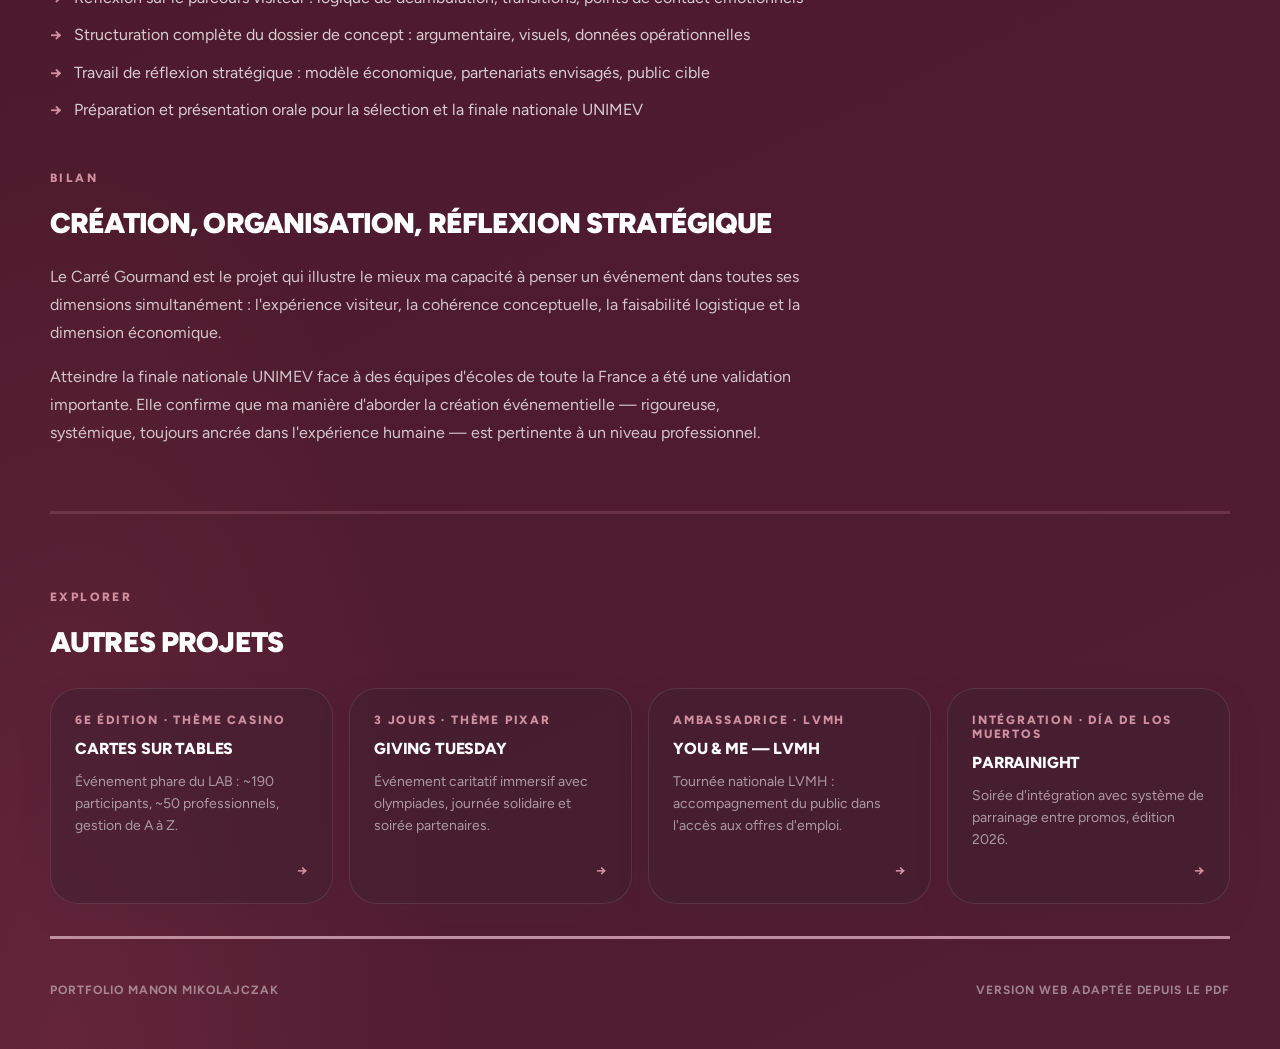
<file: projet-le-carre-gourmand.html>
<!DOCTYPE html>
<html lang="fr">
<head>
  <meta charset="UTF-8">
  <meta name="viewport" content="width=device-width, initial-scale=1.0">
  <title>Le Carré Gourmand — Manon Mikolajczak</title>
  <meta
    name="description"
    content="Le Carré Gourmand — festival culinaire immersif sélectionné en finale nationale UNIMEV. 4 univers thématiques, concept complet de l'idéation à la présentation."
  >
  <link rel="preconnect" href="https://fonts.googleapis.com">
  <link rel="preconnect" href="https://fonts.gstatic.com" crossorigin>
  <link
    href="https://fonts.googleapis.com/css2?family=Figtree:ital,wght@0,300;0,400;0,500;0,600;0,700;0,800;0,900;1,400;1,700&display=swap"
    rel="stylesheet"
  >
  <link rel="stylesheet" href="./styles.css">
  <link rel="stylesheet" href="./projet.css">
</head>
<body>
  <div class="page-shell">

    <header class="site-header">
      <a class="brand" href="./index.html" aria-label="Retour au portfolio">
        <span class="brand-mark">M</span>
        <span class="brand-text">Manon</span>
      </a>

      <button
        class="nav-toggle"
        type="button"
        aria-expanded="false"
        aria-controls="site-nav"
        aria-label="Ouvrir le menu"
      >
        <span></span>
        <span></span>
      </button>

      <nav class="site-nav" id="site-nav" aria-label="Navigation principale">
        <a href="./index.html#profil">Profil</a>
        <a href="./projets.html">Projets</a>
        <a href="./index.html#experiences">Expériences</a>
        <a href="./recommandation.html">Recommandation</a>
        <a href="./index.html#benevola">Bénévolat</a>
        <a href="./index.html#contact">Contact</a>
      </nav>
    </header>

    <main>

      <a class="back-link reveal" href="./projets.html">
        ← Retour aux projets
      </a>

      <!-- ── Hero ───────────────────────────── -->
      <section class="projet-hero reveal">
        <div class="projet-hero-copy">
          <p class="projet-kicker">Finale nationale UNIMEV — Concept festival</p>
          <h1 class="projet-title">Le Carré<br>Gourmand</h1>
          <p class="projet-lead">
            Un festival culinaire immersif pensé comme un véritable parcours visiteur.
            Quatre univers thématiques, une réflexion globale sur l'expérience sensorielle
            et une proposition suffisamment solide pour atteindre la finale nationale UNIMEV.
          </p>
          <div class="projet-badges">
            <span class="projet-badge">Finale UNIMEV</span>
            <span class="projet-badge">Festival culinaire</span>
            <span class="projet-badge">4 univers thématiques</span>
            <span class="projet-badge">Conception complète</span>
            <span class="projet-badge">Stratégie événementielle</span>
          </div>
        </div>

        <div class="projet-hero-meta">
          <div class="projet-stat-card">
            <p class="projet-stat-number">Finale</p>
            <p class="projet-stat-label">nationale UNIMEV — distinction nationale</p>
          </div>
          <div class="projet-stat-card">
            <p class="projet-stat-number">4</p>
            <p class="projet-stat-label">univers thématiques pensés comme un parcours</p>
          </div>
          <div class="projet-info-card">
            <p class="projet-info-card-title">Fiche projet</p>
            <div class="projet-info-row">
              <span class="projet-info-key">Type</span>
              <span class="projet-info-val">Conception de concept festival</span>
            </div>
            <div class="projet-info-row">
              <span class="projet-info-key">Concours</span>
              <span class="projet-info-val">UNIMEV — finale nationale</span>
            </div>
            <div class="projet-info-row">
              <span class="projet-info-key">Format</span>
              <span class="projet-info-val">Festival culinaire immersif</span>
            </div>
          </div>
        </div>
      </section>

      <!-- ── Galerie ─────────────────────────── -->
      <div class="projet-gallery gallery-solo reveal">
        <img
          src="./img/le-carre-gourmand/DSC00316.jpeg"
          alt="Le Carré Gourmand — présentation du concept, vue principale"
          loading="lazy"
        >
      </div>

      <div class="projet-gallery gallery-2col reveal">
        <img
          src="./img/le-carre-gourmand/1770672209267.jpeg"
          alt="Le Carré Gourmand — univers thématique, détail scénographique"
          loading="lazy"
        >
        <img
          src="./img/le-carre-gourmand/1770672211165.jpeg"
          alt="Le Carré Gourmand — parcours visiteur, ambiance"
          loading="lazy"
        >
      </div>

      <div class="projet-gallery gallery-2col reveal">
        <img
          src="./img/le-carre-gourmand/1773745942323.jpeg"
          alt="Le Carré Gourmand — présentation UNIMEV, équipe"
          loading="lazy"
        >
        <img
          src="./img/le-carre-gourmand/IMG_0400.jpeg"
          alt="Le Carré Gourmand — finale nationale, mise en scène"
          loading="lazy"
        >
      </div>

      <!-- ── Corps ──────────────────────────── -->
      <div class="projet-body reveal">

        <div class="projet-content">

          <!-- Description -->
          <section class="projet-section">
            <p class="projet-section-label">Le projet</p>
            <h2 class="projet-section-title">Concevoir un festival culinaire immersif de A à Z</h2>
            <div class="projet-text">
              <p>
                Le Carré Gourmand est né d'un brief de conception : créer un événement
                culinaire original, capable de se distinguer dans un marché saturé.
                L'ambition était de dépasser le simple salon gastronomique pour proposer
                une expérience immersive totale, où chaque espace raconte quelque chose
                et où le visiteur devient acteur de son propre parcours.
              </p>
              <p>
                Le concept s'articule autour de quatre univers thématiques distincts,
                pensés comme des espaces de vie à part entière : chacun possède son
                ambiance, ses codes visuels, ses animations et sa proposition culinaire.
                Ensemble, ils forment un parcours cohérent et progressif qui guide
                le visiteur à travers une expérience sensorielle complète.
              </p>
              <p>
                Ce projet a été sélectionné pour la finale nationale UNIMEV, le concours
                majeur de l'événementiel étudiant en France. Une reconnaissance qui
                valide non seulement la créativité du concept, mais aussi sa solidité
                structurelle et sa faisabilité opérationnelle.
              </p>
            </div>
          </section>

          <!-- Les 4 univers -->
          <section class="projet-section">
            <p class="projet-section-label">Concept</p>
            <h2 class="projet-section-title">Quatre univers, un seul parcours</h2>
            <div class="projet-text">
              <p>
                Chaque univers a été pensé non pas comme une simple zone thématique,
                mais comme une destination à part entière. L'enjeu était de créer
                des transitions fluides qui maintiennent l'immersion tout en offrant
                des expériences radicalement différentes d'un espace à l'autre.
              </p>
              <p>
                La conception a intégré dès le départ les dimensions scénographiques,
                programmatiques, culinaires et communicationnelles. Chaque choix —
                couleurs, matériaux, animations, sélection des producteurs —
                répondait à une logique d'ensemble cohérente, celle d'un festival
                qui respecte ses visiteurs et leur offre bien plus qu'une simple
                dégustation.
              </p>
            </div>
          </section>

          <!-- Missions -->
          <section class="projet-section">
            <p class="projet-section-label">Démarche</p>
            <h2 class="projet-section-title">De l'idéation à la structuration complète</h2>
            <ul class="projet-missions">
              <li>Idéation du concept global : positionnement, angle créatif, territoire de marque du festival</li>
              <li>Conception des quatre univers thématiques : ambiances, codes visuels, proposition culinaire pour chacun</li>
              <li>Réflexion sur le parcours visiteur : logique de déambulation, transitions, points de contact émotionnels</li>
              <li>Structuration complète du dossier de concept : argumentaire, visuels, données opérationnelles</li>
              <li>Travail de réflexion stratégique : modèle économique, partenariats envisagés, public cible</li>
              <li>Préparation et présentation orale pour la sélection et la finale nationale UNIMEV</li>
            </ul>
          </section>

          <!-- Bilan -->
          <section class="projet-section">
            <p class="projet-section-label">Bilan</p>
            <h2 class="projet-section-title">Création, organisation, réflexion stratégique</h2>
            <div class="projet-text">
              <p>
                Le Carré Gourmand est le projet qui illustre le mieux ma capacité à
                penser un événement dans toutes ses dimensions simultanément : l'expérience
                visiteur, la cohérence conceptuelle, la faisabilité logistique et
                la dimension économique.
              </p>
              <p>
                Atteindre la finale nationale UNIMEV face à des équipes d'écoles
                de toute la France a été une validation importante. Elle confirme
                que ma manière d'aborder la création événementielle — rigoureuse,
                systémique, toujours ancrée dans l'expérience humaine — est pertinente
                à un niveau professionnel.
              </p>
            </div>
          </section>

        </div>

        <!-- Sidebar -->
        <aside class="projet-sidebar">
          <div class="projet-stat-card">
            <p class="projet-stat-number">Finale</p>
            <p class="projet-stat-label">nationale UNIMEV — concours majeur de l'événementiel étudiant</p>
          </div>
          <div class="projet-stat-card">
            <p class="projet-stat-number">4</p>
            <p class="projet-stat-label">univers thématiques conçus comme un parcours complet</p>
          </div>
          <div class="projet-info-card">
            <p class="projet-info-card-title">Compétences mobilisées</p>
            <div class="projet-info-row">
              <span class="projet-info-key">Création</span>
              <span class="projet-info-val">Idéation, concept, univers visuels</span>
            </div>
            <div class="projet-info-row">
              <span class="projet-info-key">Organisation</span>
              <span class="projet-info-val">Structuration, dossier complet</span>
            </div>
            <div class="projet-info-row">
              <span class="projet-info-key">Stratégie</span>
              <span class="projet-info-val">Positionnement, modèle économique</span>
            </div>
            <div class="projet-info-row">
              <span class="projet-info-key">Présentation</span>
              <span class="projet-info-val">Pitch oral, jury national</span>
            </div>
          </div>
          <div class="projet-info-card">
            <p class="projet-info-card-title">Contexte</p>
            <div class="projet-info-row">
              <span class="projet-info-key">Concours</span>
              <span class="projet-info-val">UNIMEV</span>
            </div>
            <div class="projet-info-row">
              <span class="projet-info-key">Niveau atteint</span>
              <span class="projet-info-val">Finale nationale</span>
            </div>
            <div class="projet-info-row">
              <span class="projet-info-key">École</span>
              <span class="projet-info-val">ISEFAC Lille</span>
            </div>
          </div>
        </aside>

      </div>

      <!-- ── Autres projets ──────────────────── -->
      <section class="projet-next-projects reveal">
        <div class="projet-next-head">
          <p class="projet-next-label">Explorer</p>
          <h2 class="projet-next-title">Autres projets</h2>
        </div>
        <div class="projet-next-grid">
          <a class="projet-next-card" href="./projet-cartes-sur-tables.html">
            <span class="projet-next-card-tag">6e édition · Thème Casino</span>
            <h3 class="projet-next-card-title">Cartes sur Tables</h3>
            <p class="projet-next-card-desc">Événement phare du LAB : ~190 participants, ~50 professionnels, gestion de A à Z.</p>
            <span class="projet-next-card-arrow">→</span>
          </a>
          <a class="projet-next-card" href="./projet-giving-tuesday.html">
            <span class="projet-next-card-tag">3 jours · Thème Pixar</span>
            <h3 class="projet-next-card-title">Giving Tuesday</h3>
            <p class="projet-next-card-desc">Événement caritatif immersif avec olympiades, journée solidaire et soirée partenaires.</p>
            <span class="projet-next-card-arrow">→</span>
          </a>
          <a class="projet-next-card" href="./projet-lvmh.html">
            <span class="projet-next-card-tag">Ambassadrice · LVMH</span>
            <h3 class="projet-next-card-title">You &amp; Me — LVMH</h3>
            <p class="projet-next-card-desc">Tournée nationale LVMH : accompagnement du public dans l'accès aux offres d'emploi.</p>
            <span class="projet-next-card-arrow">→</span>
          </a>
          <a class="projet-next-card" href="./projet-parrainight.html">
            <span class="projet-next-card-tag">Intégration · Día de los Muertos</span>
            <h3 class="projet-next-card-title">Parrainight</h3>
            <p class="projet-next-card-desc">Soirée d'intégration avec système de parrainage entre promos, édition 2026.</p>
            <span class="projet-next-card-arrow">→</span>
          </a>
        </div>
      </section>

    </main>

    <footer class="site-footer">
      <p>Portfolio Manon Mikolajczak</p>
      <p>Version web adaptée depuis le PDF</p>
    </footer>

  </div>
  <script src="./script.js"></script>
</body>
</html>
</file>
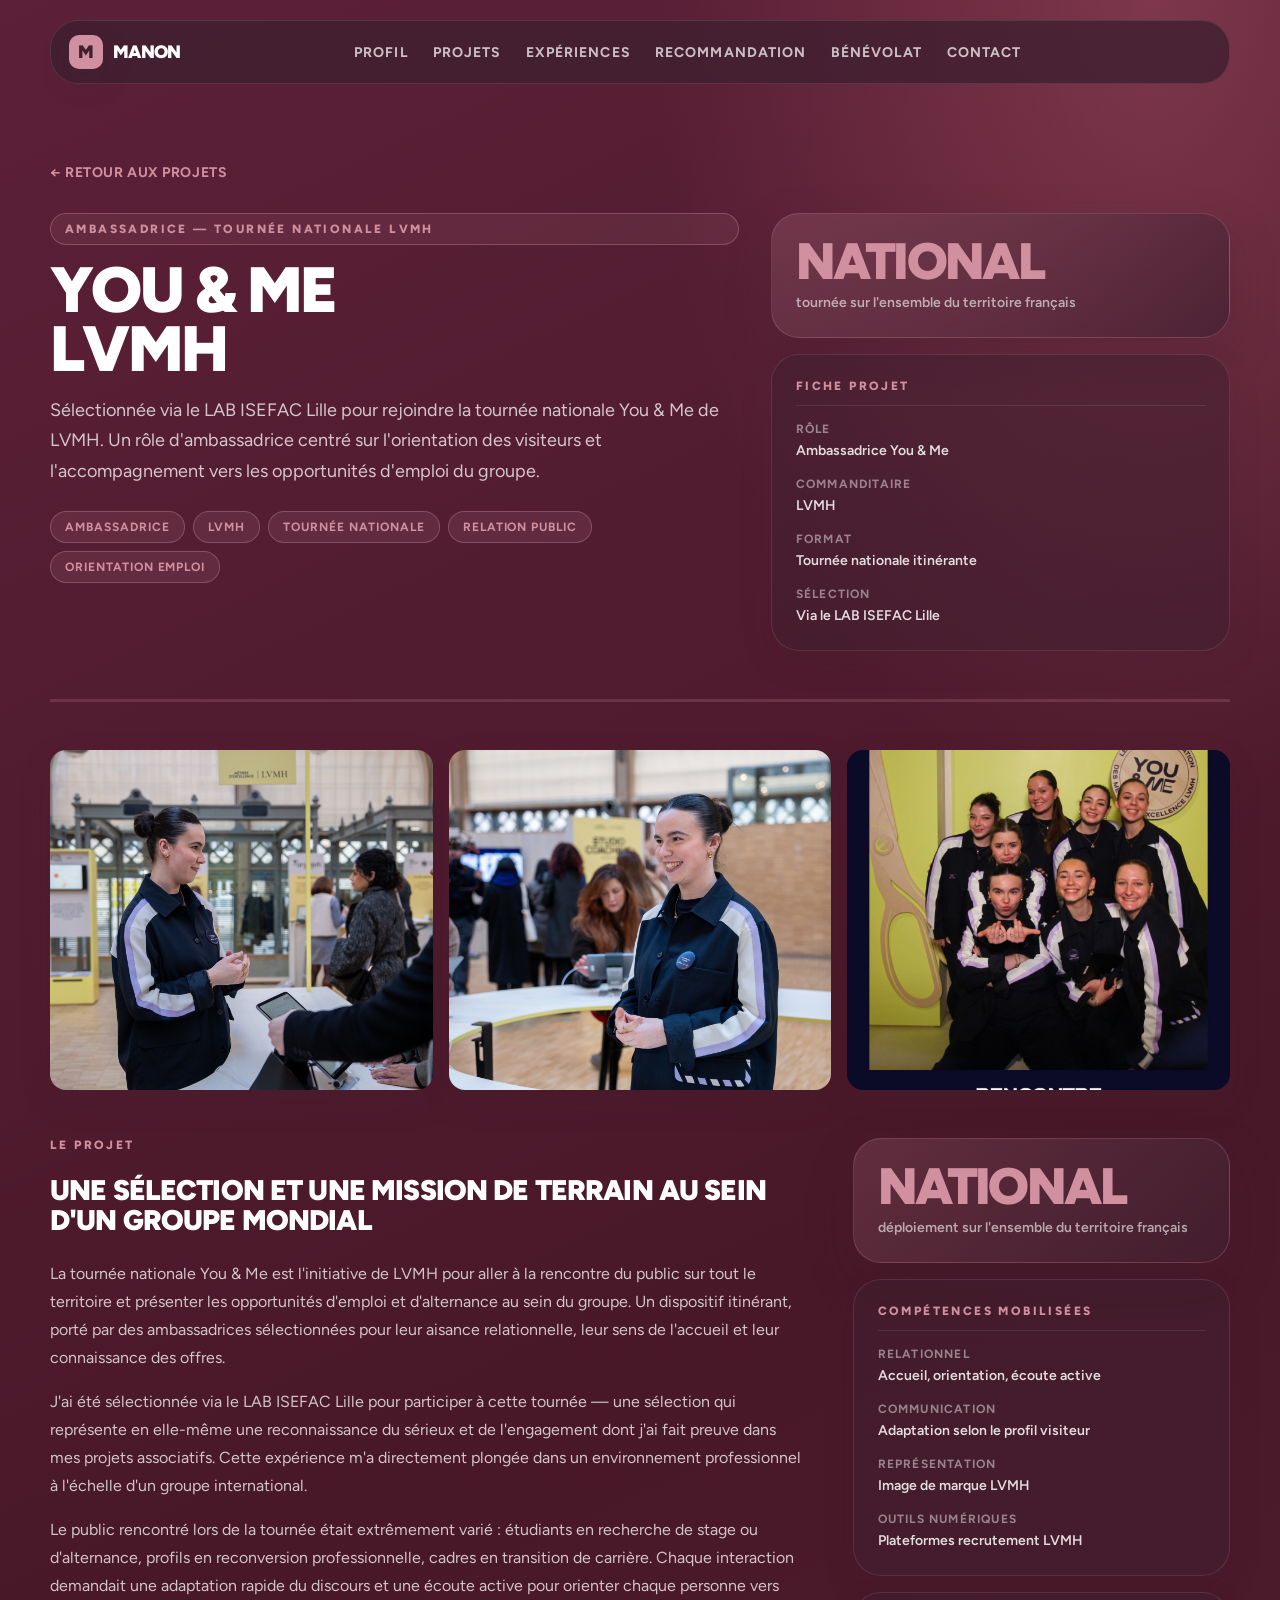
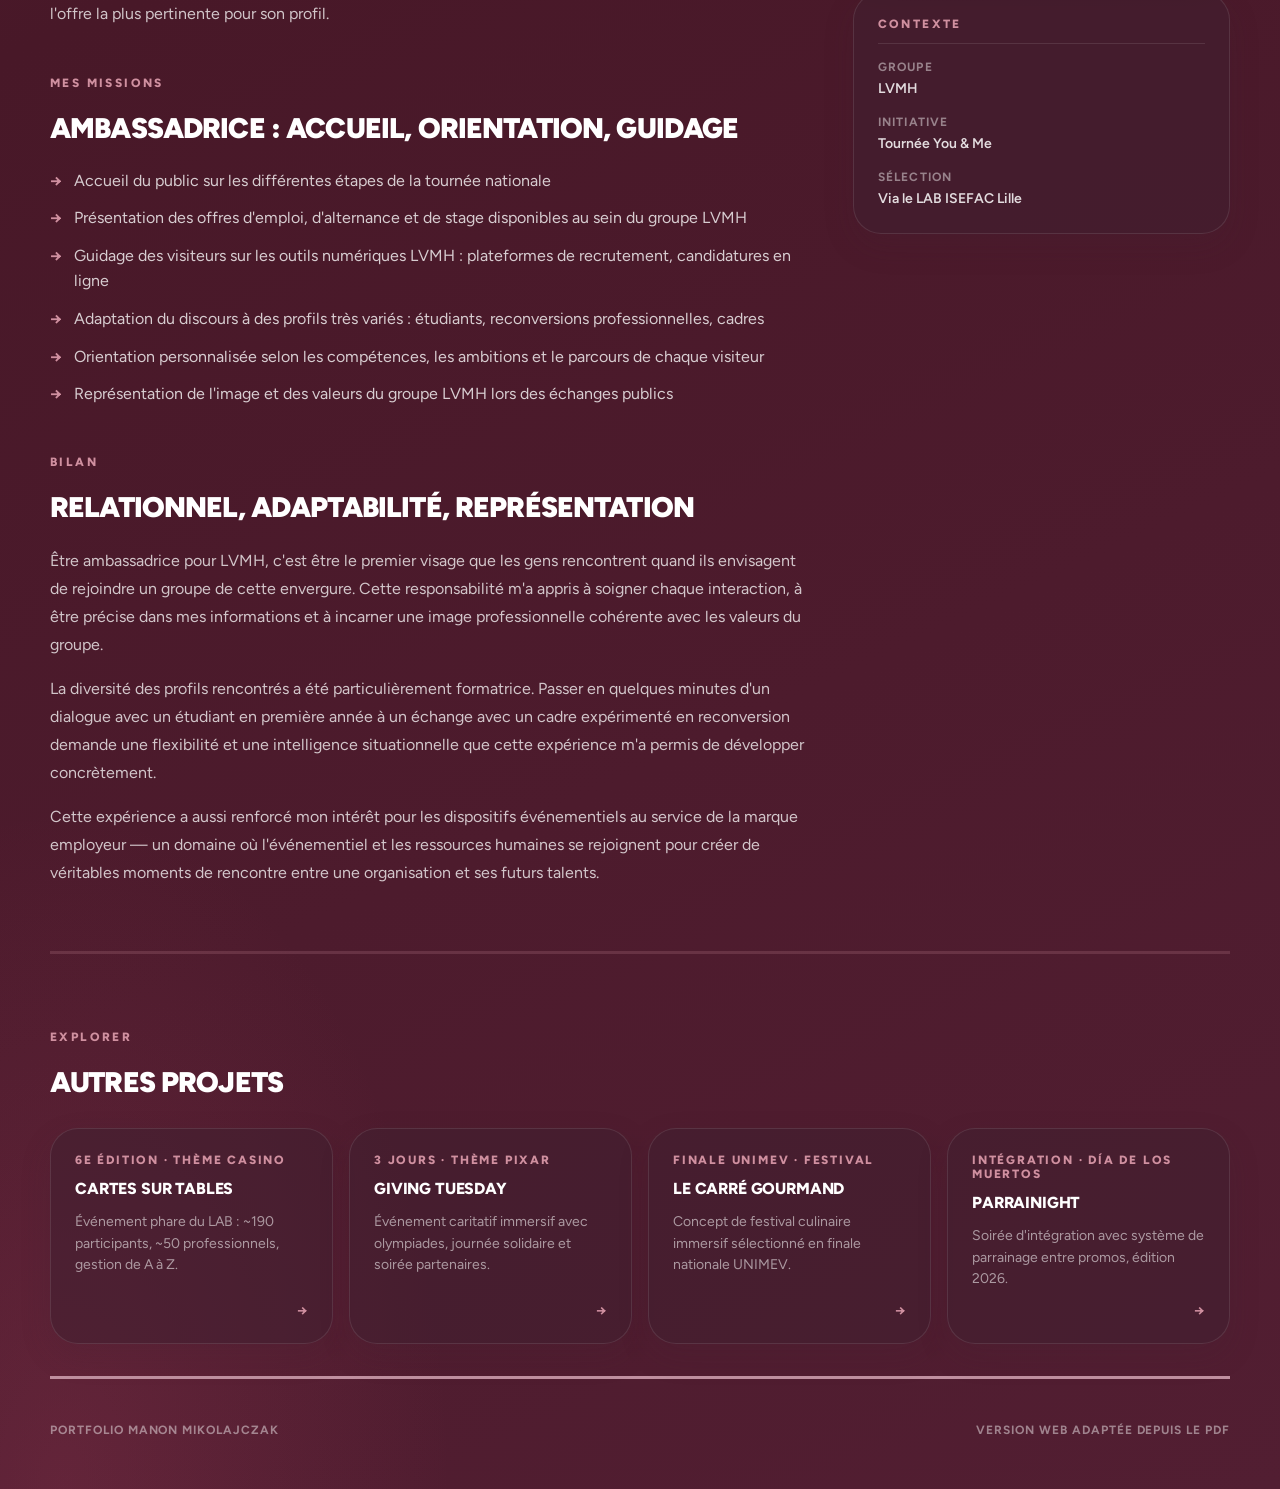
<file: projet-lvmh.html>
<!DOCTYPE html>
<html lang="fr">
<head>
  <meta charset="UTF-8">
  <meta name="viewport" content="width=device-width, initial-scale=1.0">
  <title>You &amp; Me — LVMH — Manon Mikolajczak</title>
  <meta
    name="description"
    content="Ambassadrice LVMH You & Me — tournée nationale, accompagnement du public vers les offres d'emploi du groupe. Sélectionnée via le LAB ISEFAC Lille."
  >
  <link rel="preconnect" href="https://fonts.googleapis.com">
  <link rel="preconnect" href="https://fonts.gstatic.com" crossorigin>
  <link
    href="https://fonts.googleapis.com/css2?family=Figtree:ital,wght@0,300;0,400;0,500;0,600;0,700;0,800;0,900;1,400;1,700&display=swap"
    rel="stylesheet"
  >
  <link rel="stylesheet" href="./styles.css">
  <link rel="stylesheet" href="./projet.css">
</head>
<body>
  <div class="page-shell">

    <header class="site-header">
      <a class="brand" href="./index.html" aria-label="Retour au portfolio">
        <span class="brand-mark">M</span>
        <span class="brand-text">Manon</span>
      </a>

      <button
        class="nav-toggle"
        type="button"
        aria-expanded="false"
        aria-controls="site-nav"
        aria-label="Ouvrir le menu"
      >
        <span></span>
        <span></span>
      </button>

      <nav class="site-nav" id="site-nav" aria-label="Navigation principale">
        <a href="./index.html#profil">Profil</a>
        <a href="./projets.html">Projets</a>
        <a href="./index.html#experiences">Expériences</a>
        <a href="./recommandation.html">Recommandation</a>
        <a href="./index.html#benevola">Bénévolat</a>
        <a href="./index.html#contact">Contact</a>
      </nav>
    </header>

    <main>

      <a class="back-link reveal" href="./projets.html">
        ← Retour aux projets
      </a>

      <!-- ── Hero ───────────────────────────── -->
      <section class="projet-hero reveal">
        <div class="projet-hero-copy">
          <p class="projet-kicker">Ambassadrice — Tournée nationale LVMH</p>
          <h1 class="projet-title">You &amp; Me<br>LVMH</h1>
          <p class="projet-lead">
            Sélectionnée via le LAB ISEFAC Lille pour rejoindre la tournée nationale
            You &amp; Me de LVMH. Un rôle d'ambassadrice centré sur l'orientation
            des visiteurs et l'accompagnement vers les opportunités d'emploi du groupe.
          </p>
          <div class="projet-badges">
            <span class="projet-badge">Ambassadrice</span>
            <span class="projet-badge">LVMH</span>
            <span class="projet-badge">Tournée nationale</span>
            <span class="projet-badge">Relation public</span>
            <span class="projet-badge">Orientation emploi</span>
          </div>
        </div>

        <div class="projet-hero-meta">
          <div class="projet-stat-card">
            <p class="projet-stat-number">National</p>
            <p class="projet-stat-label">tournée sur l'ensemble du territoire français</p>
          </div>
          <div class="projet-info-card">
            <p class="projet-info-card-title">Fiche projet</p>
            <div class="projet-info-row">
              <span class="projet-info-key">Rôle</span>
              <span class="projet-info-val">Ambassadrice You &amp; Me</span>
            </div>
            <div class="projet-info-row">
              <span class="projet-info-key">Commanditaire</span>
              <span class="projet-info-val">LVMH</span>
            </div>
            <div class="projet-info-row">
              <span class="projet-info-key">Format</span>
              <span class="projet-info-val">Tournée nationale itinérante</span>
            </div>
            <div class="projet-info-row">
              <span class="projet-info-key">Sélection</span>
              <span class="projet-info-val">Via le LAB ISEFAC Lille</span>
            </div>
          </div>
        </div>
      </section>

      <!-- ── Galerie ─────────────────────────── -->
      <div class="projet-gallery gallery-3col reveal">
        <img
          src="./img/lvmh/DSC02951.jpeg"
          alt="LVMH You & Me — ambiance de la tournée, espace d'accueil"
          loading="lazy"
        >
        <img
          src="./img/lvmh/DSC02997.jpeg"
          alt="LVMH You & Me — échanges avec les visiteurs"
          loading="lazy"
        >
        <img
          src="./img/lvmh/IMG_0857.jpeg"
          alt="LVMH You & Me — accompagnement et orientation du public"
          loading="lazy"
        >
      </div>

      <!-- ── Corps ──────────────────────────── -->
      <div class="projet-body reveal">

        <div class="projet-content">

          <!-- Description -->
          <section class="projet-section">
            <p class="projet-section-label">Le projet</p>
            <h2 class="projet-section-title">Une sélection et une mission de terrain au sein d'un groupe mondial</h2>
            <div class="projet-text">
              <p>
                La tournée nationale You &amp; Me est l'initiative de LVMH pour aller
                à la rencontre du public sur tout le territoire et présenter les
                opportunités d'emploi et d'alternance au sein du groupe. Un dispositif
                itinérant, porté par des ambassadrices sélectionnées pour leur aisance
                relationnelle, leur sens de l'accueil et leur connaissance des offres.
              </p>
              <p>
                J'ai été sélectionnée via le LAB ISEFAC Lille pour participer à cette
                tournée — une sélection qui représente en elle-même une reconnaissance
                du sérieux et de l'engagement dont j'ai fait preuve dans mes projets
                associatifs. Cette expérience m'a directement plongée dans un environnement
                professionnel à l'échelle d'un groupe international.
              </p>
              <p>
                Le public rencontré lors de la tournée était extrêmement varié :
                étudiants en recherche de stage ou d'alternance, profils en reconversion
                professionnelle, cadres en transition de carrière. Chaque interaction
                demandait une adaptation rapide du discours et une écoute active
                pour orienter chaque personne vers l'offre la plus pertinente pour son profil.
              </p>
            </div>
          </section>

          <!-- Missions -->
          <section class="projet-section">
            <p class="projet-section-label">Mes missions</p>
            <h2 class="projet-section-title">Ambassadrice : accueil, orientation, guidage</h2>
            <ul class="projet-missions">
              <li>Accueil du public sur les différentes étapes de la tournée nationale</li>
              <li>Présentation des offres d'emploi, d'alternance et de stage disponibles au sein du groupe LVMH</li>
              <li>Guidage des visiteurs sur les outils numériques LVMH : plateformes de recrutement, candidatures en ligne</li>
              <li>Adaptation du discours à des profils très variés : étudiants, reconversions professionnelles, cadres</li>
              <li>Orientation personnalisée selon les compétences, les ambitions et le parcours de chaque visiteur</li>
              <li>Représentation de l'image et des valeurs du groupe LVMH lors des échanges publics</li>
            </ul>
          </section>

          <!-- Ce que j'ai appris -->
          <section class="projet-section">
            <p class="projet-section-label">Bilan</p>
            <h2 class="projet-section-title">Relationnel, adaptabilité, représentation</h2>
            <div class="projet-text">
              <p>
                Être ambassadrice pour LVMH, c'est être le premier visage que les gens
                rencontrent quand ils envisagent de rejoindre un groupe de cette envergure.
                Cette responsabilité m'a appris à soigner chaque interaction, à être
                précise dans mes informations et à incarner une image professionnelle
                cohérente avec les valeurs du groupe.
              </p>
              <p>
                La diversité des profils rencontrés a été particulièrement formatrice.
                Passer en quelques minutes d'un dialogue avec un étudiant en première
                année à un échange avec un cadre expérimenté en reconversion demande
                une flexibilité et une intelligence situationnelle que cette expérience
                m'a permis de développer concrètement.
              </p>
              <p>
                Cette expérience a aussi renforcé mon intérêt pour les dispositifs
                événementiels au service de la marque employeur — un domaine où
                l'événementiel et les ressources humaines se rejoignent pour créer
                de véritables moments de rencontre entre une organisation et ses
                futurs talents.
              </p>
            </div>
          </section>

        </div>

        <!-- Sidebar -->
        <aside class="projet-sidebar">
          <div class="projet-stat-card">
            <p class="projet-stat-number">National</p>
            <p class="projet-stat-label">déploiement sur l'ensemble du territoire français</p>
          </div>
          <div class="projet-info-card">
            <p class="projet-info-card-title">Compétences mobilisées</p>
            <div class="projet-info-row">
              <span class="projet-info-key">Relationnel</span>
              <span class="projet-info-val">Accueil, orientation, écoute active</span>
            </div>
            <div class="projet-info-row">
              <span class="projet-info-key">Communication</span>
              <span class="projet-info-val">Adaptation selon le profil visiteur</span>
            </div>
            <div class="projet-info-row">
              <span class="projet-info-key">Représentation</span>
              <span class="projet-info-val">Image de marque LVMH</span>
            </div>
            <div class="projet-info-row">
              <span class="projet-info-key">Outils numériques</span>
              <span class="projet-info-val">Plateformes recrutement LVMH</span>
            </div>
          </div>
          <div class="projet-info-card">
            <p class="projet-info-card-title">Contexte</p>
            <div class="projet-info-row">
              <span class="projet-info-key">Groupe</span>
              <span class="projet-info-val">LVMH</span>
            </div>
            <div class="projet-info-row">
              <span class="projet-info-key">Initiative</span>
              <span class="projet-info-val">Tournée You &amp; Me</span>
            </div>
            <div class="projet-info-row">
              <span class="projet-info-key">Sélection</span>
              <span class="projet-info-val">Via le LAB ISEFAC Lille</span>
            </div>
          </div>
        </aside>

      </div>

      <!-- ── Autres projets ──────────────────── -->
      <section class="projet-next-projects reveal">
        <div class="projet-next-head">
          <p class="projet-next-label">Explorer</p>
          <h2 class="projet-next-title">Autres projets</h2>
        </div>
        <div class="projet-next-grid">
          <a class="projet-next-card" href="./projet-cartes-sur-tables.html">
            <span class="projet-next-card-tag">6e édition · Thème Casino</span>
            <h3 class="projet-next-card-title">Cartes sur Tables</h3>
            <p class="projet-next-card-desc">Événement phare du LAB : ~190 participants, ~50 professionnels, gestion de A à Z.</p>
            <span class="projet-next-card-arrow">→</span>
          </a>
          <a class="projet-next-card" href="./projet-giving-tuesday.html">
            <span class="projet-next-card-tag">3 jours · Thème Pixar</span>
            <h3 class="projet-next-card-title">Giving Tuesday</h3>
            <p class="projet-next-card-desc">Événement caritatif immersif avec olympiades, journée solidaire et soirée partenaires.</p>
            <span class="projet-next-card-arrow">→</span>
          </a>
          <a class="projet-next-card" href="./projet-le-carre-gourmand.html">
            <span class="projet-next-card-tag">Finale UNIMEV · Festival</span>
            <h3 class="projet-next-card-title">Le Carré Gourmand</h3>
            <p class="projet-next-card-desc">Concept de festival culinaire immersif sélectionné en finale nationale UNIMEV.</p>
            <span class="projet-next-card-arrow">→</span>
          </a>
          <a class="projet-next-card" href="./projet-parrainight.html">
            <span class="projet-next-card-tag">Intégration · Día de los Muertos</span>
            <h3 class="projet-next-card-title">Parrainight</h3>
            <p class="projet-next-card-desc">Soirée d'intégration avec système de parrainage entre promos, édition 2026.</p>
            <span class="projet-next-card-arrow">→</span>
          </a>
        </div>
      </section>

    </main>

    <footer class="site-footer">
      <p>Portfolio Manon Mikolajczak</p>
      <p>Version web adaptée depuis le PDF</p>
    </footer>

  </div>
  <script src="./script.js"></script>
</body>
</html>
</file>
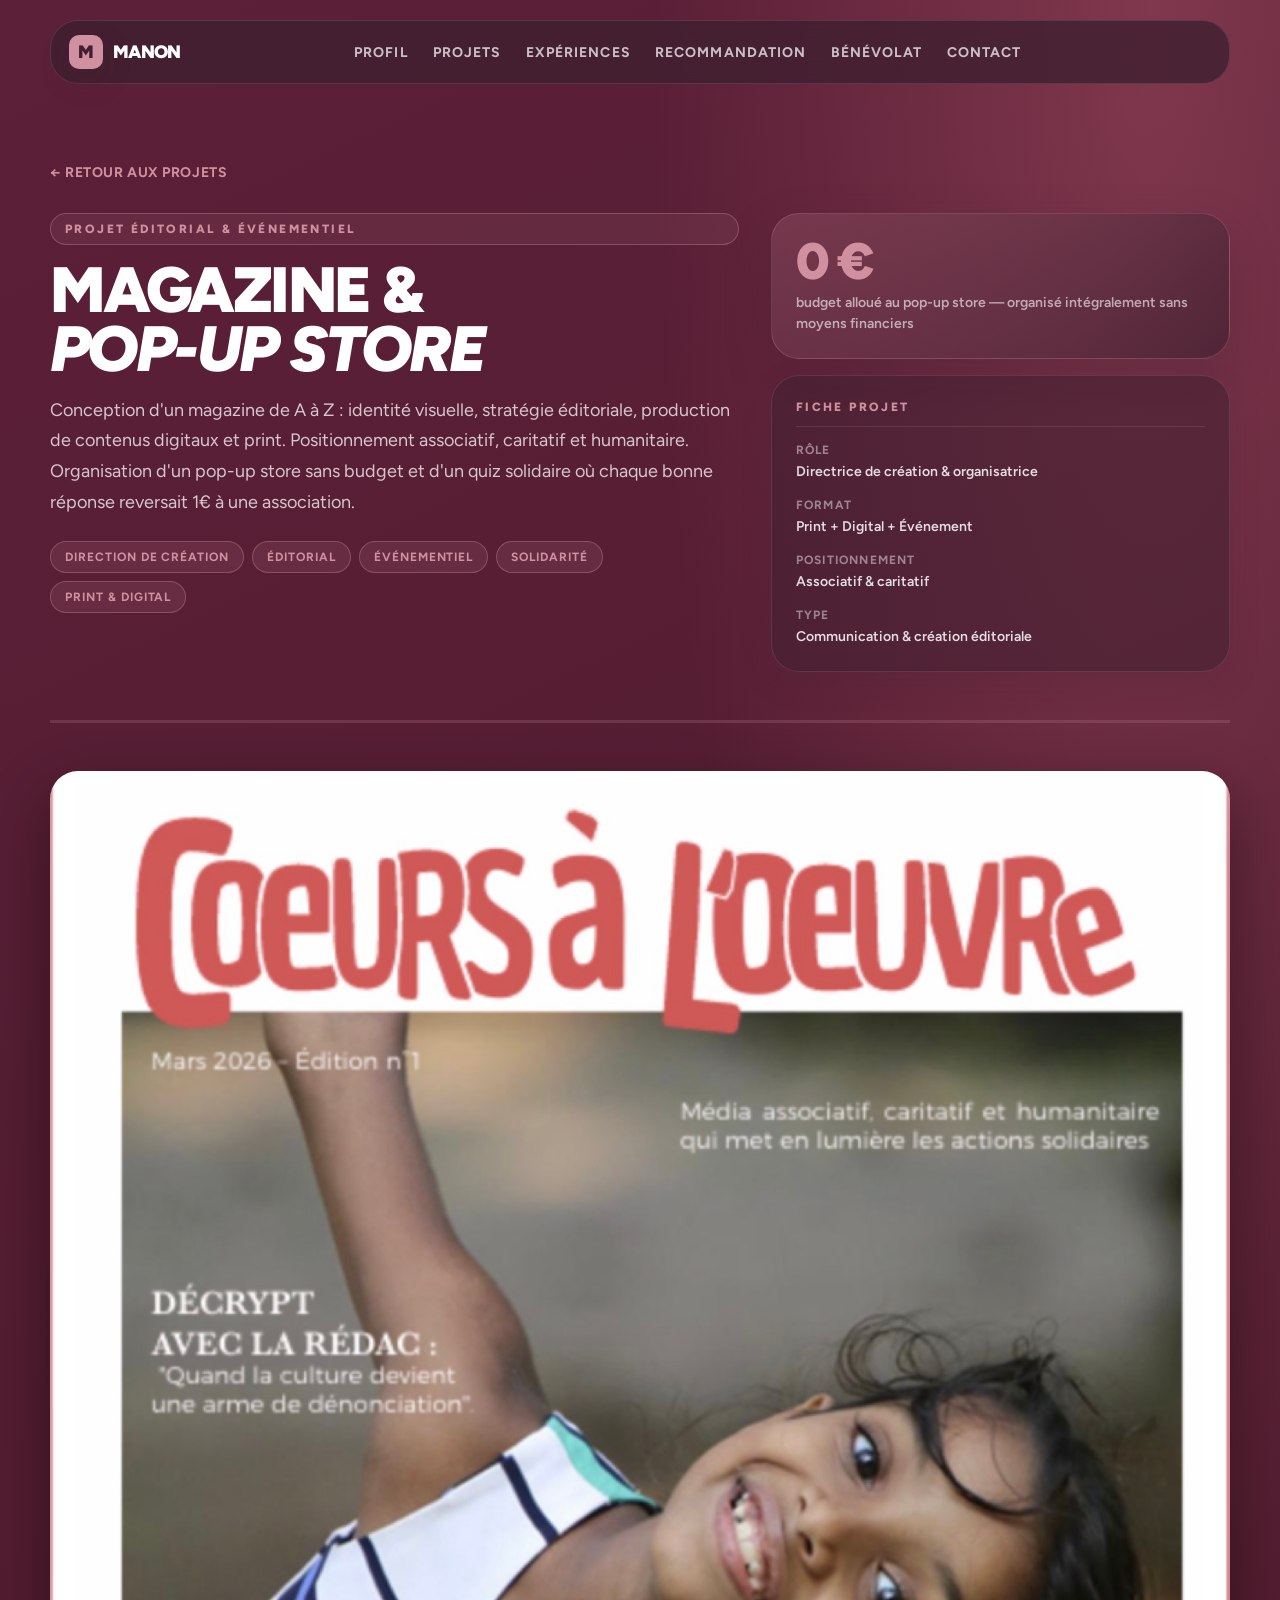
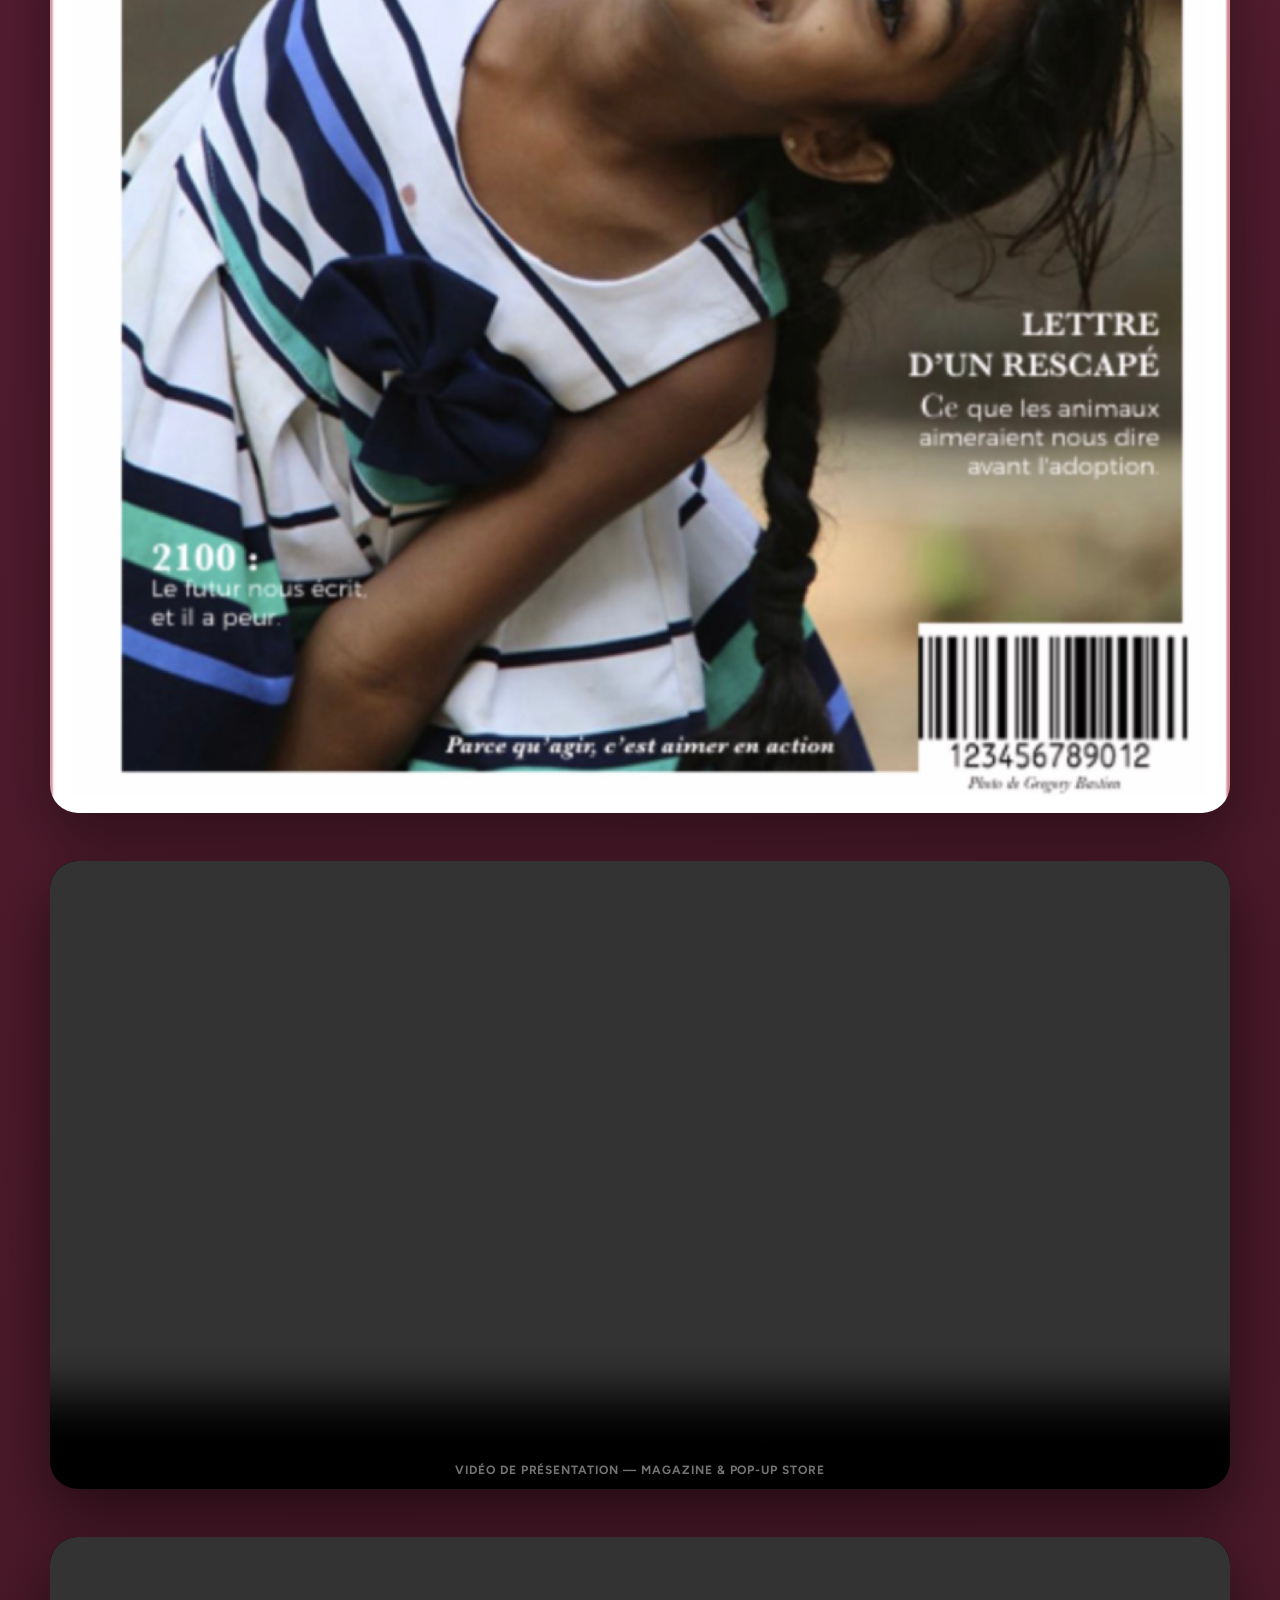
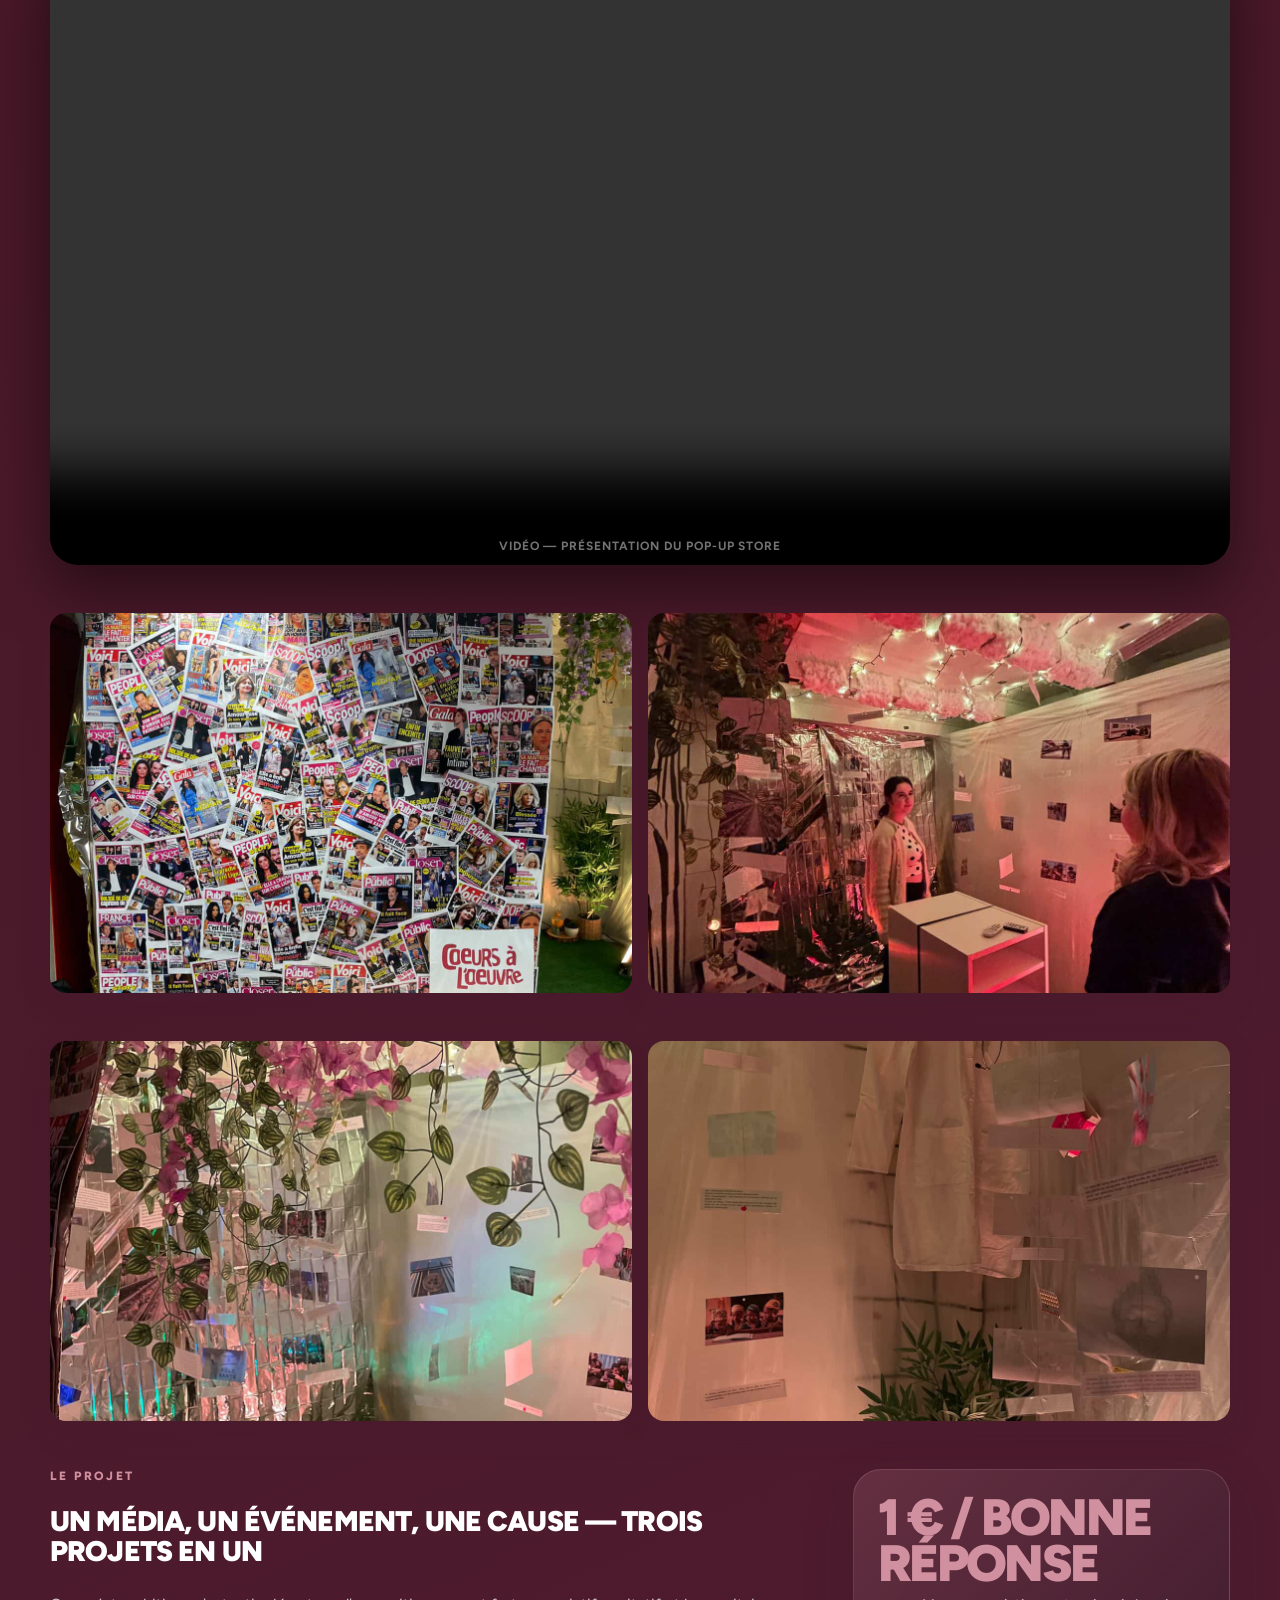
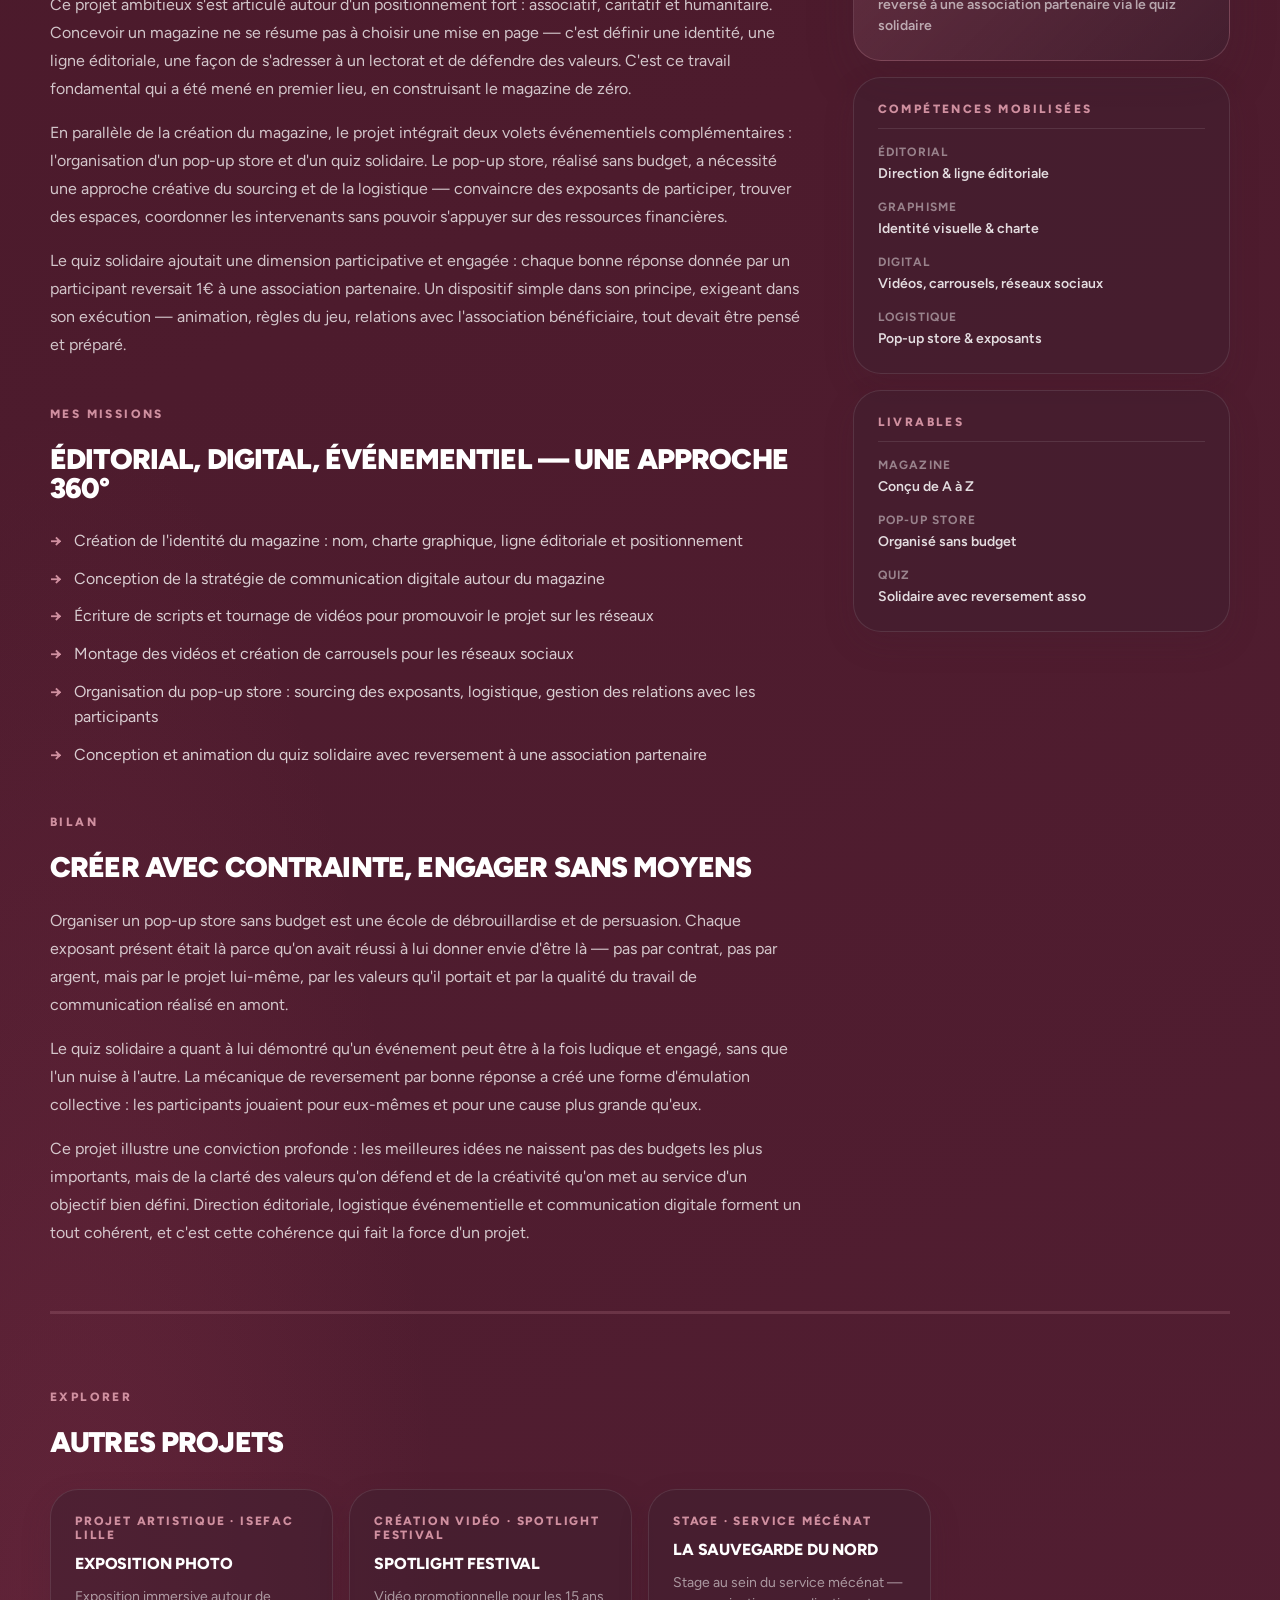
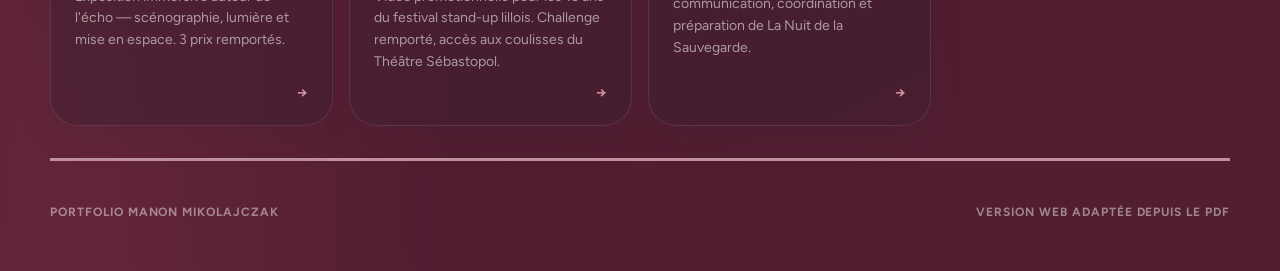
<file: projet-magazine-popup.html>
<!DOCTYPE html>
<html lang="fr">
<head>
  <meta charset="UTF-8">
  <meta name="viewport" content="width=device-width, initial-scale=1.0">
  <title>Magazine &amp; Pop-up Store — Manon Mikolajczak</title>
  <meta name="description" content="Conception d'un magazine de A à Z avec identité visuelle et stratégie éditoriale, organisation d'un pop-up store solidaire sans budget et d'un quiz caritatif.">
  <link rel="preconnect" href="https://fonts.googleapis.com">
  <link rel="preconnect" href="https://fonts.gstatic.com" crossorigin>
  <link href="https://fonts.googleapis.com/css2?family=Figtree:ital,wght@0,300;0,400;0,500;0,600;0,700;0,800;0,900;1,400;1,700&display=swap" rel="stylesheet">
  <link rel="stylesheet" href="./styles.css">
  <link rel="stylesheet" href="./projet.css">
</head>
<body>
  <div class="page-shell">

    <header class="site-header">
      <a class="brand" href="./index.html" aria-label="Retour au portfolio">
        <span class="brand-mark">M</span>
        <span class="brand-text">Manon</span>
      </a>

      <button
        class="nav-toggle"
        type="button"
        aria-expanded="false"
        aria-controls="site-nav"
        aria-label="Ouvrir le menu"
      >
        <span></span>
        <span></span>
      </button>

      <nav class="site-nav" id="site-nav" aria-label="Navigation principale">
        <a href="./index.html#profil">Profil</a>
        <a href="./projets.html">Projets</a>
        <a href="./index.html#experiences">Expériences</a>
        <a href="./recommandation.html">Recommandation</a>
        <a href="./index.html#benevola">Bénévolat</a>
        <a href="./index.html#contact">Contact</a>
      </nav>
    </header>

    <main>

      <a class="back-link reveal" href="./projets.html">
        ← Retour aux projets
      </a>

      <!-- ── Hero ───────────────────────────── -->
      <section class="projet-hero reveal">
        <div class="projet-hero-copy">
          <p class="projet-kicker">Projet éditorial &amp; événementiel</p>
          <h1 class="projet-title">Magazine &amp;<br><em>Pop-up Store</em></h1>
          <p class="projet-lead">
            Conception d'un magazine de A à Z : identité visuelle, stratégie éditoriale,
            production de contenus digitaux et print. Positionnement associatif, caritatif
            et humanitaire. Organisation d'un pop-up store sans budget et d'un quiz solidaire
            où chaque bonne réponse reversait 1€ à une association.
          </p>
          <div class="projet-badges">
            <span class="projet-badge">Direction de création</span>
            <span class="projet-badge">Éditorial</span>
            <span class="projet-badge">Événementiel</span>
            <span class="projet-badge">Solidarité</span>
            <span class="projet-badge">Print &amp; Digital</span>
          </div>
        </div>

        <div class="projet-hero-meta">
          <div class="projet-stat-card">
            <p class="projet-stat-number">0 €</p>
            <p class="projet-stat-label">budget alloué au pop-up store — organisé intégralement sans moyens financiers</p>
          </div>
          <div class="projet-info-card">
            <p class="projet-info-card-title">Fiche projet</p>
            <div class="projet-info-row">
              <span class="projet-info-key">Rôle</span>
              <span class="projet-info-val">Directrice de création &amp; organisatrice</span>
            </div>
            <div class="projet-info-row">
              <span class="projet-info-key">Format</span>
              <span class="projet-info-val">Print + Digital + Événement</span>
            </div>
            <div class="projet-info-row">
              <span class="projet-info-key">Positionnement</span>
              <span class="projet-info-val">Associatif &amp; caritatif</span>
            </div>
            <div class="projet-info-row">
              <span class="projet-info-key">Type</span>
              <span class="projet-info-val">Communication &amp; création éditoriale</span>
            </div>
          </div>
        </div>
      </section>

      <!-- ── Couverture ─────────────────────────── -->
      <div class="projet-single-img projet-single-img--full reveal">
        <img src="./img/magazine/couverture.jpg"
             alt="Magazine — couverture"
             loading="lazy">
      </div>

      <!-- ── Vidéo ──────────────────────────── -->
      <div class="spotlight-video-wrap reveal">
        <video
          class="spotlight-video"
          src="./img/magazine/magazine.mp4"
          controls
          preload="metadata"
          playsinline>
          Votre navigateur ne supporte pas la lecture vidéo.
        </video>
        <p class="spotlight-video-caption">Vidéo de présentation — Magazine &amp; Pop-up Store</p>
      </div>

      <!-- ── Vidéo Pop-up ──────────────────────────── -->
      <div class="spotlight-video-wrap reveal">
        <video
          class="spotlight-video"
          src="./img/magazine/videopopup.mp4"
          controls
          preload="metadata"
          playsinline>
          Votre navigateur ne supporte pas la lecture vidéo.
        </video>
        <p class="spotlight-video-caption">Vidéo — Présentation du Pop-up Store</p>
      </div>

      <!-- ── Photos Pop-up ──────────────────────────── -->
      <div class="projet-gallery gallery-2col reveal">
        <img src="./img/magazine/popup2.jpg" alt="Pop-up Store — ambiance" loading="lazy">
        <img src="./img/magazine/popup3.jpg" alt="Pop-up Store — stands" loading="lazy">
      </div>

      <div class="projet-gallery gallery-2col reveal">
        <img src="./img/magazine/popup4.jpg" alt="Pop-up Store — participants" loading="lazy">
        <img src="./img/magazine/popup5.jpg" alt="Pop-up Store — événement" loading="lazy">
      </div>

      <!-- ── Corps ──────────────────────────── -->
      <div class="projet-body reveal">

        <div class="projet-content">

          <!-- Description -->
          <section class="projet-section">
            <p class="projet-section-label">Le projet</p>
            <h2 class="projet-section-title">Un média, un événement, une cause — trois projets en un</h2>
            <div class="projet-text">
              <p>
                Ce projet ambitieux s'est articulé autour d'un positionnement fort :
                associatif, caritatif et humanitaire. Concevoir un magazine ne se
                résume pas à choisir une mise en page — c'est définir une identité,
                une ligne éditoriale, une façon de s'adresser à un lectorat et de
                défendre des valeurs. C'est ce travail fondamental qui a été mené
                en premier lieu, en construisant le magazine de zéro.
              </p>
              <p>
                En parallèle de la création du magazine, le projet intégrait deux
                volets événementiels complémentaires : l'organisation d'un pop-up store
                et d'un quiz solidaire. Le pop-up store, réalisé sans budget, a nécessité
                une approche créative du sourcing et de la logistique — convaincre des
                exposants de participer, trouver des espaces, coordonner les intervenants
                sans pouvoir s'appuyer sur des ressources financières.
              </p>
              <p>
                Le quiz solidaire ajoutait une dimension participative et engagée :
                chaque bonne réponse donnée par un participant reversait 1€ à une
                association partenaire. Un dispositif simple dans son principe,
                exigeant dans son exécution — animation, règles du jeu, relations
                avec l'association bénéficiaire, tout devait être pensé et préparé.
              </p>
            </div>
          </section>

          <!-- Missions -->
          <section class="projet-section">
            <p class="projet-section-label">Mes missions</p>
            <h2 class="projet-section-title">Éditorial, digital, événementiel — une approche 360°</h2>
            <ul class="projet-missions">
              <li>Création de l'identité du magazine : nom, charte graphique, ligne éditoriale et positionnement</li>
              <li>Conception de la stratégie de communication digitale autour du magazine</li>
              <li>Écriture de scripts et tournage de vidéos pour promouvoir le projet sur les réseaux</li>
              <li>Montage des vidéos et création de carrousels pour les réseaux sociaux</li>
              <li>Organisation du pop-up store : sourcing des exposants, logistique, gestion des relations avec les participants</li>
              <li>Conception et animation du quiz solidaire avec reversement à une association partenaire</li>
            </ul>
          </section>

          <!-- Bilan -->
          <section class="projet-section">
            <p class="projet-section-label">Bilan</p>
            <h2 class="projet-section-title">Créer avec contrainte, engager sans moyens</h2>
            <div class="projet-text">
              <p>
                Organiser un pop-up store sans budget est une école de débrouillardise
                et de persuasion. Chaque exposant présent était là parce qu'on avait
                réussi à lui donner envie d'être là — pas par contrat, pas par argent,
                mais par le projet lui-même, par les valeurs qu'il portait et par
                la qualité du travail de communication réalisé en amont.
              </p>
              <p>
                Le quiz solidaire a quant à lui démontré qu'un événement peut être
                à la fois ludique et engagé, sans que l'un nuise à l'autre. La
                mécanique de reversement par bonne réponse a créé une forme
                d'émulation collective : les participants jouaient pour eux-mêmes
                et pour une cause plus grande qu'eux.
              </p>
              <p>
                Ce projet illustre une conviction profonde : les meilleures idées
                ne naissent pas des budgets les plus importants, mais de la clarté
                des valeurs qu'on défend et de la créativité qu'on met au service
                d'un objectif bien défini. Direction éditoriale, logistique événementielle
                et communication digitale forment un tout cohérent, et c'est cette
                cohérence qui fait la force d'un projet.
              </p>
            </div>
          </section>

        </div>

        <!-- Sidebar -->
        <aside class="projet-sidebar">
          <div class="projet-stat-card">
            <p class="projet-stat-number">1 € / bonne<br>réponse</p>
            <p class="projet-stat-label">reversé à une association partenaire via le quiz solidaire</p>
          </div>
          <div class="projet-info-card">
            <p class="projet-info-card-title">Compétences mobilisées</p>
            <div class="projet-info-row">
              <span class="projet-info-key">Éditorial</span>
              <span class="projet-info-val">Direction &amp; ligne éditoriale</span>
            </div>
            <div class="projet-info-row">
              <span class="projet-info-key">Graphisme</span>
              <span class="projet-info-val">Identité visuelle &amp; charte</span>
            </div>
            <div class="projet-info-row">
              <span class="projet-info-key">Digital</span>
              <span class="projet-info-val">Vidéos, carrousels, réseaux sociaux</span>
            </div>
            <div class="projet-info-row">
              <span class="projet-info-key">Logistique</span>
              <span class="projet-info-val">Pop-up store &amp; exposants</span>
            </div>
          </div>
          <div class="projet-info-card">
            <p class="projet-info-card-title">Livrables</p>
            <div class="projet-info-row">
              <span class="projet-info-key">Magazine</span>
              <span class="projet-info-val">Conçu de A à Z</span>
            </div>
            <div class="projet-info-row">
              <span class="projet-info-key">Pop-up store</span>
              <span class="projet-info-val">Organisé sans budget</span>
            </div>
            <div class="projet-info-row">
              <span class="projet-info-key">Quiz</span>
              <span class="projet-info-val">Solidaire avec reversement asso</span>
            </div>
          </div>
        </aside>

      </div>

      <!-- ── Autres projets ──────────────────── -->
      <section class="projet-next-projects reveal">
        <div class="projet-next-head">
          <p class="projet-next-label">Explorer</p>
          <h2 class="projet-next-title">Autres projets</h2>
        </div>
        <div class="projet-next-grid">
          <a class="projet-next-card" href="./projet-exposition-photo.html">
            <span class="projet-next-card-tag">Projet artistique · ISEFAC Lille</span>
            <h3 class="projet-next-card-title">Exposition Photo</h3>
            <p class="projet-next-card-desc">Exposition immersive autour de l'écho — scénographie, lumière et mise en espace. 3 prix remportés.</p>
            <span class="projet-next-card-arrow">→</span>
          </a>
          <a class="projet-next-card" href="./projet-spotlight-festival.html">
            <span class="projet-next-card-tag">Création vidéo · Spotlight Festival</span>
            <h3 class="projet-next-card-title">Spotlight Festival</h3>
            <p class="projet-next-card-desc">Vidéo promotionnelle pour les 15 ans du festival stand-up lillois. Challenge remporté, accès aux coulisses du Théâtre Sébastopol.</p>
            <span class="projet-next-card-arrow">→</span>
          </a>
          <a class="projet-next-card" href="./projet-sauvegarde-du-nord.html">
            <span class="projet-next-card-tag">Stage · Service mécénat</span>
            <h3 class="projet-next-card-title">La Sauvegarde du Nord</h3>
            <p class="projet-next-card-desc">Stage au sein du service mécénat — communication, coordination et préparation de La Nuit de la Sauvegarde.</p>
            <span class="projet-next-card-arrow">→</span>
          </a>
        </div>
      </section>

    </main>

    <footer class="site-footer">
      <p>Portfolio Manon Mikolajczak</p>
      <p>Version web adaptée depuis le PDF</p>
    </footer>

  </div>
  <script src="./script.js"></script>
</body>
</html>
</file>
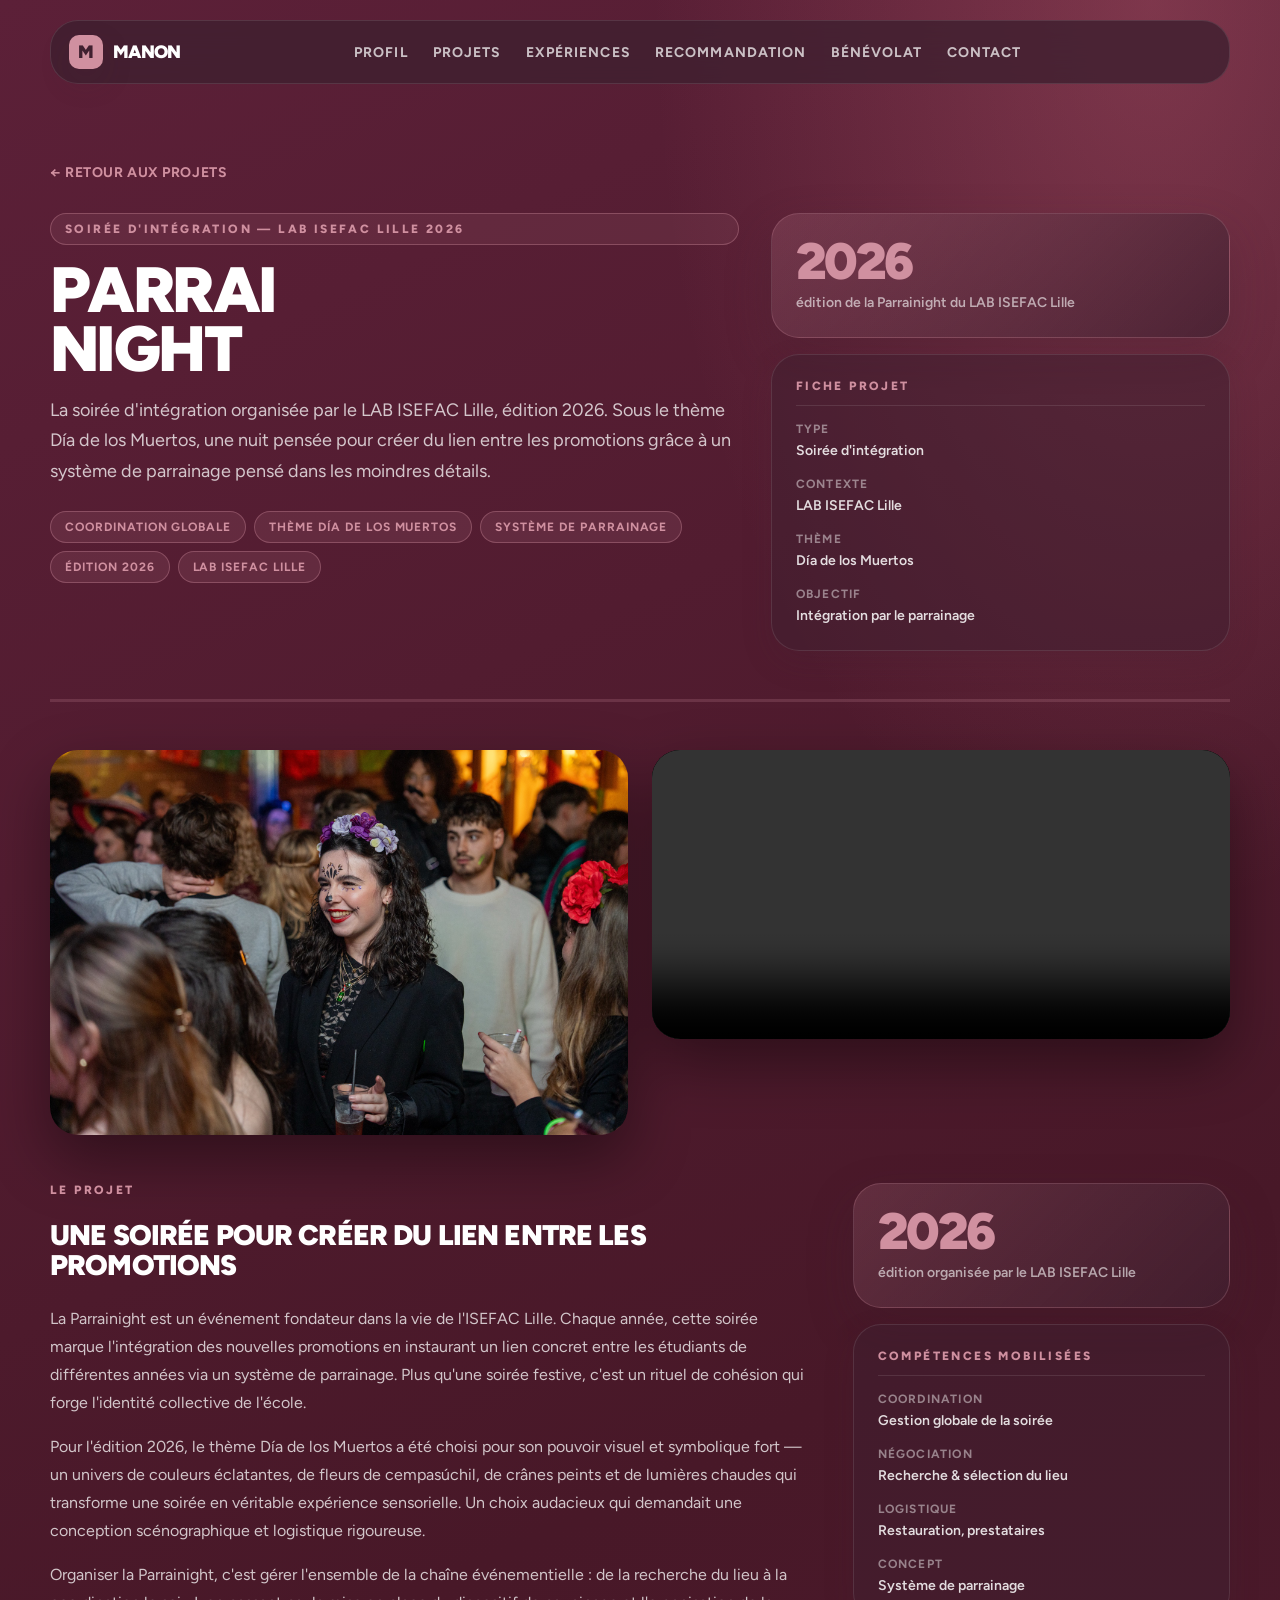
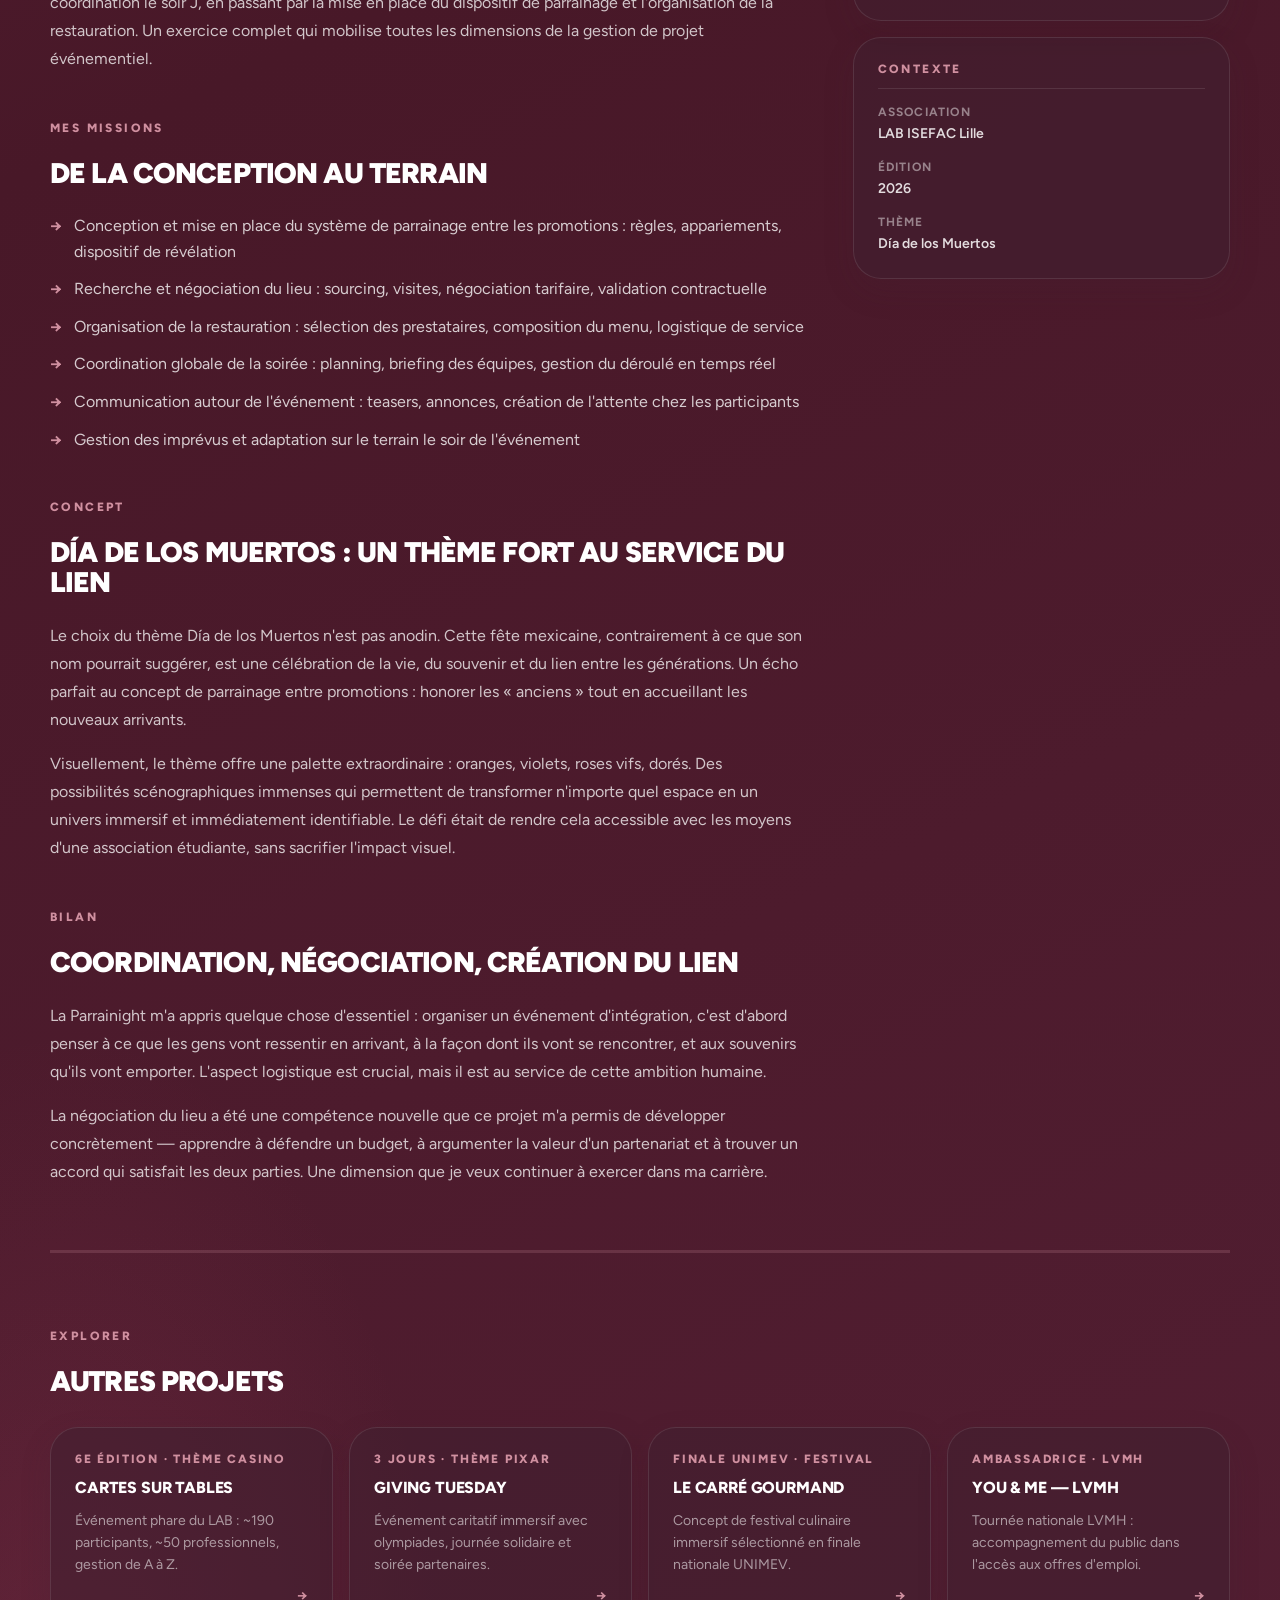
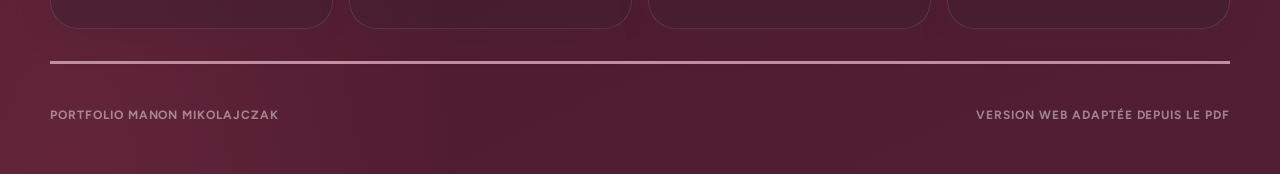
<file: projet-parrainight.html>
<!DOCTYPE html>
<html lang="fr">
<head>
  <meta charset="UTF-8">
  <meta name="viewport" content="width=device-width, initial-scale=1.0">
  <title>Parrainight — Manon Mikolajczak</title>
  <meta
    name="description"
    content="Parrainight 2026 — soirée d'intégration du LAB ISEFAC Lille, thème Día de los Muertos. Système de parrainage, recherche du lieu, restauration et coordination globale."
  >
  <link rel="preconnect" href="https://fonts.googleapis.com">
  <link rel="preconnect" href="https://fonts.gstatic.com" crossorigin>
  <link
    href="https://fonts.googleapis.com/css2?family=Figtree:ital,wght@0,300;0,400;0,500;0,600;0,700;0,800;0,900;1,400;1,700&display=swap"
    rel="stylesheet"
  >
  <link rel="stylesheet" href="./styles.css">
  <link rel="stylesheet" href="./projet.css">
</head>
<body>
  <div class="page-shell">

    <header class="site-header">
      <a class="brand" href="./index.html" aria-label="Retour au portfolio">
        <span class="brand-mark">M</span>
        <span class="brand-text">Manon</span>
      </a>

      <button
        class="nav-toggle"
        type="button"
        aria-expanded="false"
        aria-controls="site-nav"
        aria-label="Ouvrir le menu"
      >
        <span></span>
        <span></span>
      </button>

      <nav class="site-nav" id="site-nav" aria-label="Navigation principale">
        <a href="./index.html#profil">Profil</a>
        <a href="./projets.html">Projets</a>
        <a href="./index.html#experiences">Expériences</a>
        <a href="./recommandation.html">Recommandation</a>
        <a href="./index.html#benevola">Bénévolat</a>
        <a href="./index.html#contact">Contact</a>
      </nav>
    </header>

    <main>

      <a class="back-link reveal" href="./projets.html">
        ← Retour aux projets
      </a>

      <!-- ── Hero ───────────────────────────── -->
      <section class="projet-hero reveal">
        <div class="projet-hero-copy">
          <p class="projet-kicker">Soirée d'intégration — LAB ISEFAC Lille 2026</p>
          <h1 class="projet-title">Parrai<br>night</h1>
          <p class="projet-lead">
            La soirée d'intégration organisée par le LAB ISEFAC Lille, édition 2026.
            Sous le thème Día de los Muertos, une nuit pensée pour créer du lien
            entre les promotions grâce à un système de parrainage pensé dans les moindres détails.
          </p>
          <div class="projet-badges">
            <span class="projet-badge">Coordination globale</span>
            <span class="projet-badge">Thème Día de los Muertos</span>
            <span class="projet-badge">Système de parrainage</span>
            <span class="projet-badge">Édition 2026</span>
            <span class="projet-badge">LAB ISEFAC Lille</span>
          </div>
        </div>

        <div class="projet-hero-meta">
          <div class="projet-stat-card">
            <p class="projet-stat-number">2026</p>
            <p class="projet-stat-label">édition de la Parrainight du LAB ISEFAC Lille</p>
          </div>
          <div class="projet-info-card">
            <p class="projet-info-card-title">Fiche projet</p>
            <div class="projet-info-row">
              <span class="projet-info-key">Type</span>
              <span class="projet-info-val">Soirée d'intégration</span>
            </div>
            <div class="projet-info-row">
              <span class="projet-info-key">Contexte</span>
              <span class="projet-info-val">LAB ISEFAC Lille</span>
            </div>
            <div class="projet-info-row">
              <span class="projet-info-key">Thème</span>
              <span class="projet-info-val">Día de los Muertos</span>
            </div>
            <div class="projet-info-row">
              <span class="projet-info-key">Objectif</span>
              <span class="projet-info-val">Intégration par le parrainage</span>
            </div>
          </div>
        </div>
      </section>

      <!-- ── Photo + Vidéo ────────────────────── -->
      <div class="parrainight-media reveal">
        <div class="parrainight-photo">
          <img src="./img/parrainight/parrainight.jpg"
               alt="Parrainight — Día de los Muertos"
               loading="lazy">
        </div>
        <div class="parrainight-video-wrap">
          <video
            class="spotlight-video"
            src="./img/parrainight/parrainight.mp4"
            controls
            preload="metadata"
            playsinline>
            Votre navigateur ne supporte pas la lecture vidéo.
          </video>
        </div>
      </div>

      <!-- ── Corps ──────────────────────────── -->
      <div class="projet-body reveal">

        <div class="projet-content">

          <!-- Description -->
          <section class="projet-section">
            <p class="projet-section-label">Le projet</p>
            <h2 class="projet-section-title">Une soirée pour créer du lien entre les promotions</h2>
            <div class="projet-text">
              <p>
                La Parrainight est un événement fondateur dans la vie de l'ISEFAC Lille.
                Chaque année, cette soirée marque l'intégration des nouvelles promotions
                en instaurant un lien concret entre les étudiants de différentes années
                via un système de parrainage. Plus qu'une soirée festive, c'est un
                rituel de cohésion qui forge l'identité collective de l'école.
              </p>
              <p>
                Pour l'édition 2026, le thème Día de los Muertos a été choisi pour
                son pouvoir visuel et symbolique fort — un univers de couleurs éclatantes,
                de fleurs de cempasúchil, de crânes peints et de lumières chaudes qui
                transforme une soirée en véritable expérience sensorielle. Un choix
                audacieux qui demandait une conception scénographique et logistique rigoureuse.
              </p>
              <p>
                Organiser la Parrainight, c'est gérer l'ensemble de la chaîne événementielle :
                de la recherche du lieu à la coordination le soir J, en passant par
                la mise en place du dispositif de parrainage et l'organisation de la
                restauration. Un exercice complet qui mobilise toutes les dimensions
                de la gestion de projet événementiel.
              </p>
            </div>
          </section>

          <!-- Missions -->
          <section class="projet-section">
            <p class="projet-section-label">Mes missions</p>
            <h2 class="projet-section-title">De la conception au terrain</h2>
            <ul class="projet-missions">
              <li>Conception et mise en place du système de parrainage entre les promotions : règles, appariements, dispositif de révélation</li>
              <li>Recherche et négociation du lieu : sourcing, visites, négociation tarifaire, validation contractuelle</li>
              <li>Organisation de la restauration : sélection des prestataires, composition du menu, logistique de service</li>
              <li>Coordination globale de la soirée : planning, briefing des équipes, gestion du déroulé en temps réel</li>
              <li>Communication autour de l'événement : teasers, annonces, création de l'attente chez les participants</li>
              <li>Gestion des imprévus et adaptation sur le terrain le soir de l'événement</li>
            </ul>
          </section>

          <!-- Le thème -->
          <section class="projet-section">
            <p class="projet-section-label">Concept</p>
            <h2 class="projet-section-title">Día de los Muertos : un thème fort au service du lien</h2>
            <div class="projet-text">
              <p>
                Le choix du thème Día de los Muertos n'est pas anodin. Cette fête
                mexicaine, contrairement à ce que son nom pourrait suggérer, est
                une célébration de la vie, du souvenir et du lien entre les générations.
                Un écho parfait au concept de parrainage entre promotions : honorer
                les « anciens » tout en accueillant les nouveaux arrivants.
              </p>
              <p>
                Visuellement, le thème offre une palette extraordinaire : oranges,
                violets, roses vifs, dorés. Des possibilités scénographiques immenses
                qui permettent de transformer n'importe quel espace en un univers
                immersif et immédiatement identifiable. Le défi était de rendre
                cela accessible avec les moyens d'une association étudiante,
                sans sacrifier l'impact visuel.
              </p>
            </div>
          </section>

          <!-- Bilan -->
          <section class="projet-section">
            <p class="projet-section-label">Bilan</p>
            <h2 class="projet-section-title">Coordination, négociation, création du lien</h2>
            <div class="projet-text">
              <p>
                La Parrainight m'a appris quelque chose d'essentiel : organiser un
                événement d'intégration, c'est d'abord penser à ce que les gens
                vont ressentir en arrivant, à la façon dont ils vont se rencontrer,
                et aux souvenirs qu'ils vont emporter. L'aspect logistique est
                crucial, mais il est au service de cette ambition humaine.
              </p>
              <p>
                La négociation du lieu a été une compétence nouvelle que ce projet
                m'a permis de développer concrètement — apprendre à défendre
                un budget, à argumenter la valeur d'un partenariat et à trouver
                un accord qui satisfait les deux parties. Une dimension que je
                veux continuer à exercer dans ma carrière.
              </p>
            </div>
          </section>

        </div>

        <!-- Sidebar -->
        <aside class="projet-sidebar">
          <div class="projet-stat-card">
            <p class="projet-stat-number">2026</p>
            <p class="projet-stat-label">édition organisée par le LAB ISEFAC Lille</p>
          </div>
          <div class="projet-info-card">
            <p class="projet-info-card-title">Compétences mobilisées</p>
            <div class="projet-info-row">
              <span class="projet-info-key">Coordination</span>
              <span class="projet-info-val">Gestion globale de la soirée</span>
            </div>
            <div class="projet-info-row">
              <span class="projet-info-key">Négociation</span>
              <span class="projet-info-val">Recherche &amp; sélection du lieu</span>
            </div>
            <div class="projet-info-row">
              <span class="projet-info-key">Logistique</span>
              <span class="projet-info-val">Restauration, prestataires</span>
            </div>
            <div class="projet-info-row">
              <span class="projet-info-key">Concept</span>
              <span class="projet-info-val">Système de parrainage</span>
            </div>
          </div>
          <div class="projet-info-card">
            <p class="projet-info-card-title">Contexte</p>
            <div class="projet-info-row">
              <span class="projet-info-key">Association</span>
              <span class="projet-info-val">LAB ISEFAC Lille</span>
            </div>
            <div class="projet-info-row">
              <span class="projet-info-key">Édition</span>
              <span class="projet-info-val">2026</span>
            </div>
            <div class="projet-info-row">
              <span class="projet-info-key">Thème</span>
              <span class="projet-info-val">Día de los Muertos</span>
            </div>
          </div>
        </aside>

      </div>

      <!-- ── Autres projets ──────────────────── -->
      <section class="projet-next-projects reveal">
        <div class="projet-next-head">
          <p class="projet-next-label">Explorer</p>
          <h2 class="projet-next-title">Autres projets</h2>
        </div>
        <div class="projet-next-grid">
          <a class="projet-next-card" href="./projet-cartes-sur-tables.html">
            <span class="projet-next-card-tag">6e édition · Thème Casino</span>
            <h3 class="projet-next-card-title">Cartes sur Tables</h3>
            <p class="projet-next-card-desc">Événement phare du LAB : ~190 participants, ~50 professionnels, gestion de A à Z.</p>
            <span class="projet-next-card-arrow">→</span>
          </a>
          <a class="projet-next-card" href="./projet-giving-tuesday.html">
            <span class="projet-next-card-tag">3 jours · Thème Pixar</span>
            <h3 class="projet-next-card-title">Giving Tuesday</h3>
            <p class="projet-next-card-desc">Événement caritatif immersif avec olympiades, journée solidaire et soirée partenaires.</p>
            <span class="projet-next-card-arrow">→</span>
          </a>
          <a class="projet-next-card" href="./projet-le-carre-gourmand.html">
            <span class="projet-next-card-tag">Finale UNIMEV · Festival</span>
            <h3 class="projet-next-card-title">Le Carré Gourmand</h3>
            <p class="projet-next-card-desc">Concept de festival culinaire immersif sélectionné en finale nationale UNIMEV.</p>
            <span class="projet-next-card-arrow">→</span>
          </a>
          <a class="projet-next-card" href="./projet-lvmh.html">
            <span class="projet-next-card-tag">Ambassadrice · LVMH</span>
            <h3 class="projet-next-card-title">You &amp; Me — LVMH</h3>
            <p class="projet-next-card-desc">Tournée nationale LVMH : accompagnement du public dans l'accès aux offres d'emploi.</p>
            <span class="projet-next-card-arrow">→</span>
          </a>
        </div>
      </section>

    </main>

    <footer class="site-footer">
      <p>Portfolio Manon Mikolajczak</p>
      <p>Version web adaptée depuis le PDF</p>
    </footer>

  </div>
  <script src="./script.js"></script>
</body>
</html>
</file>
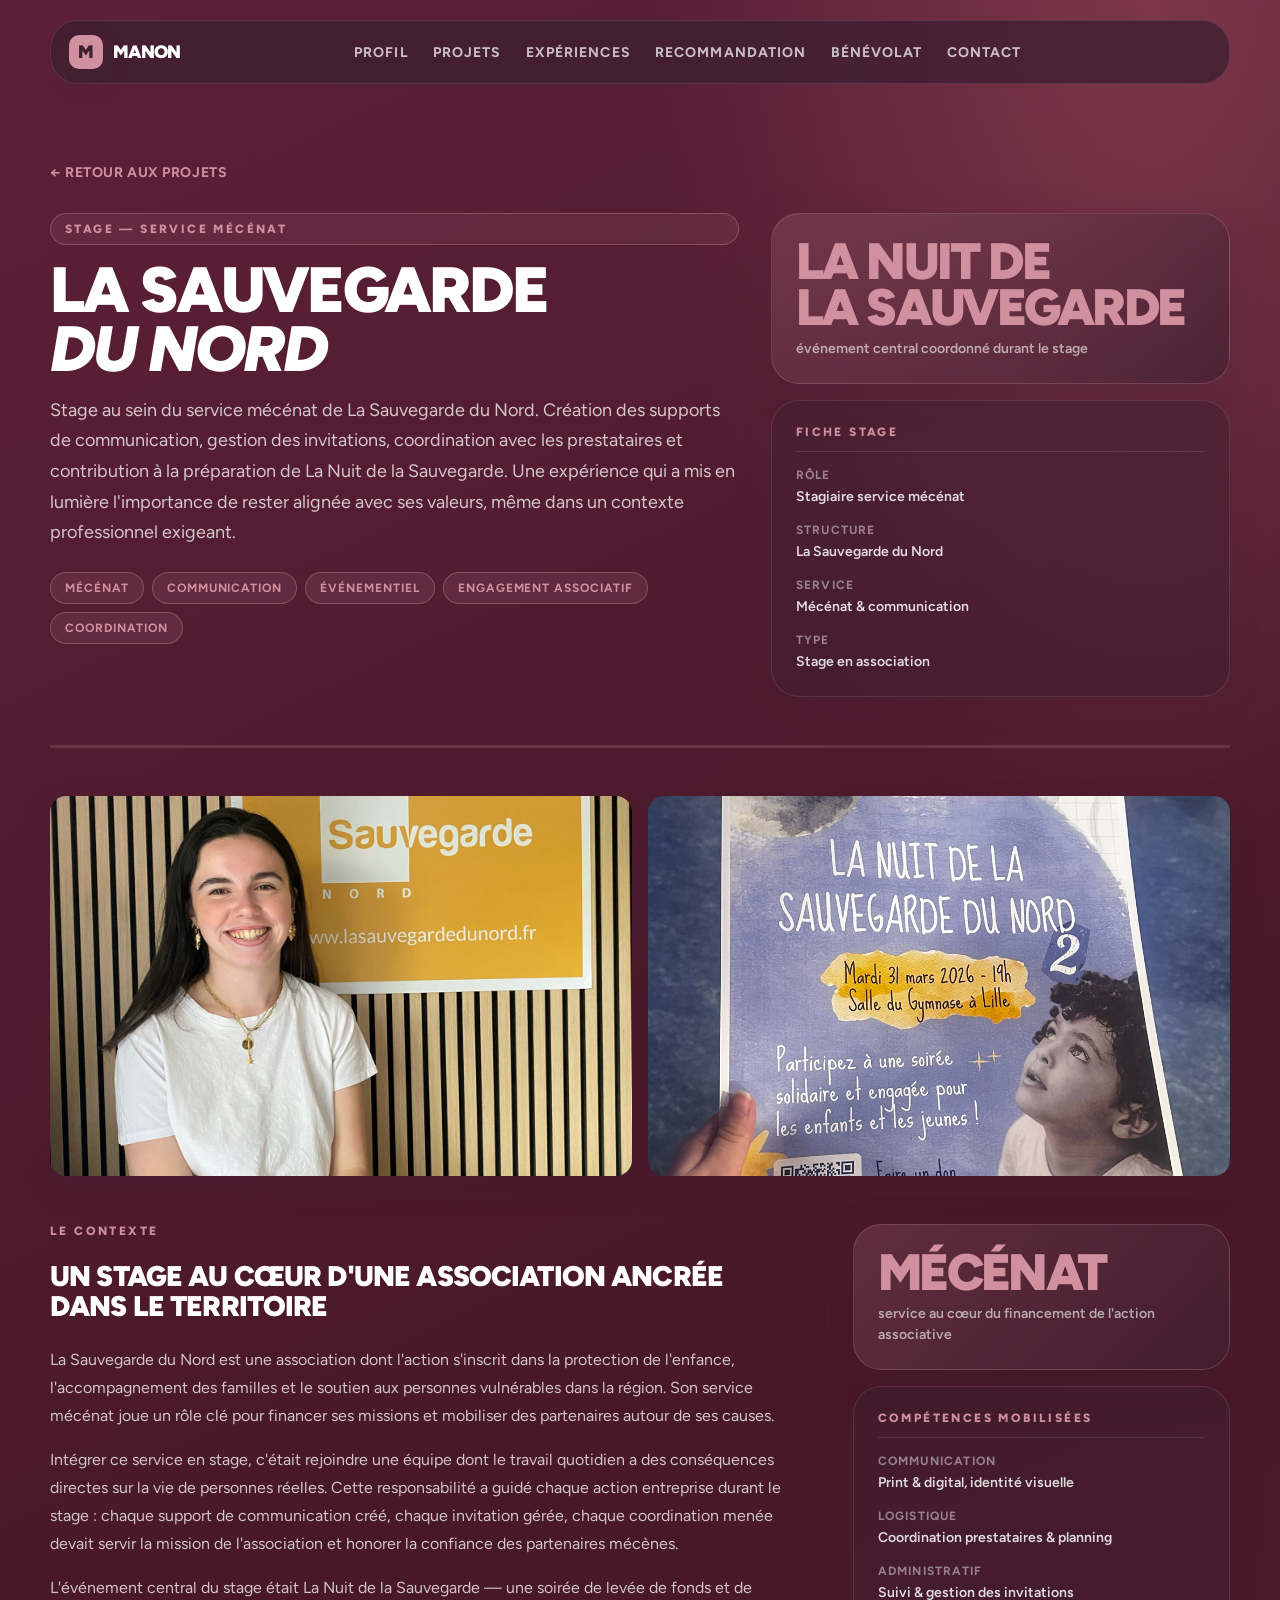
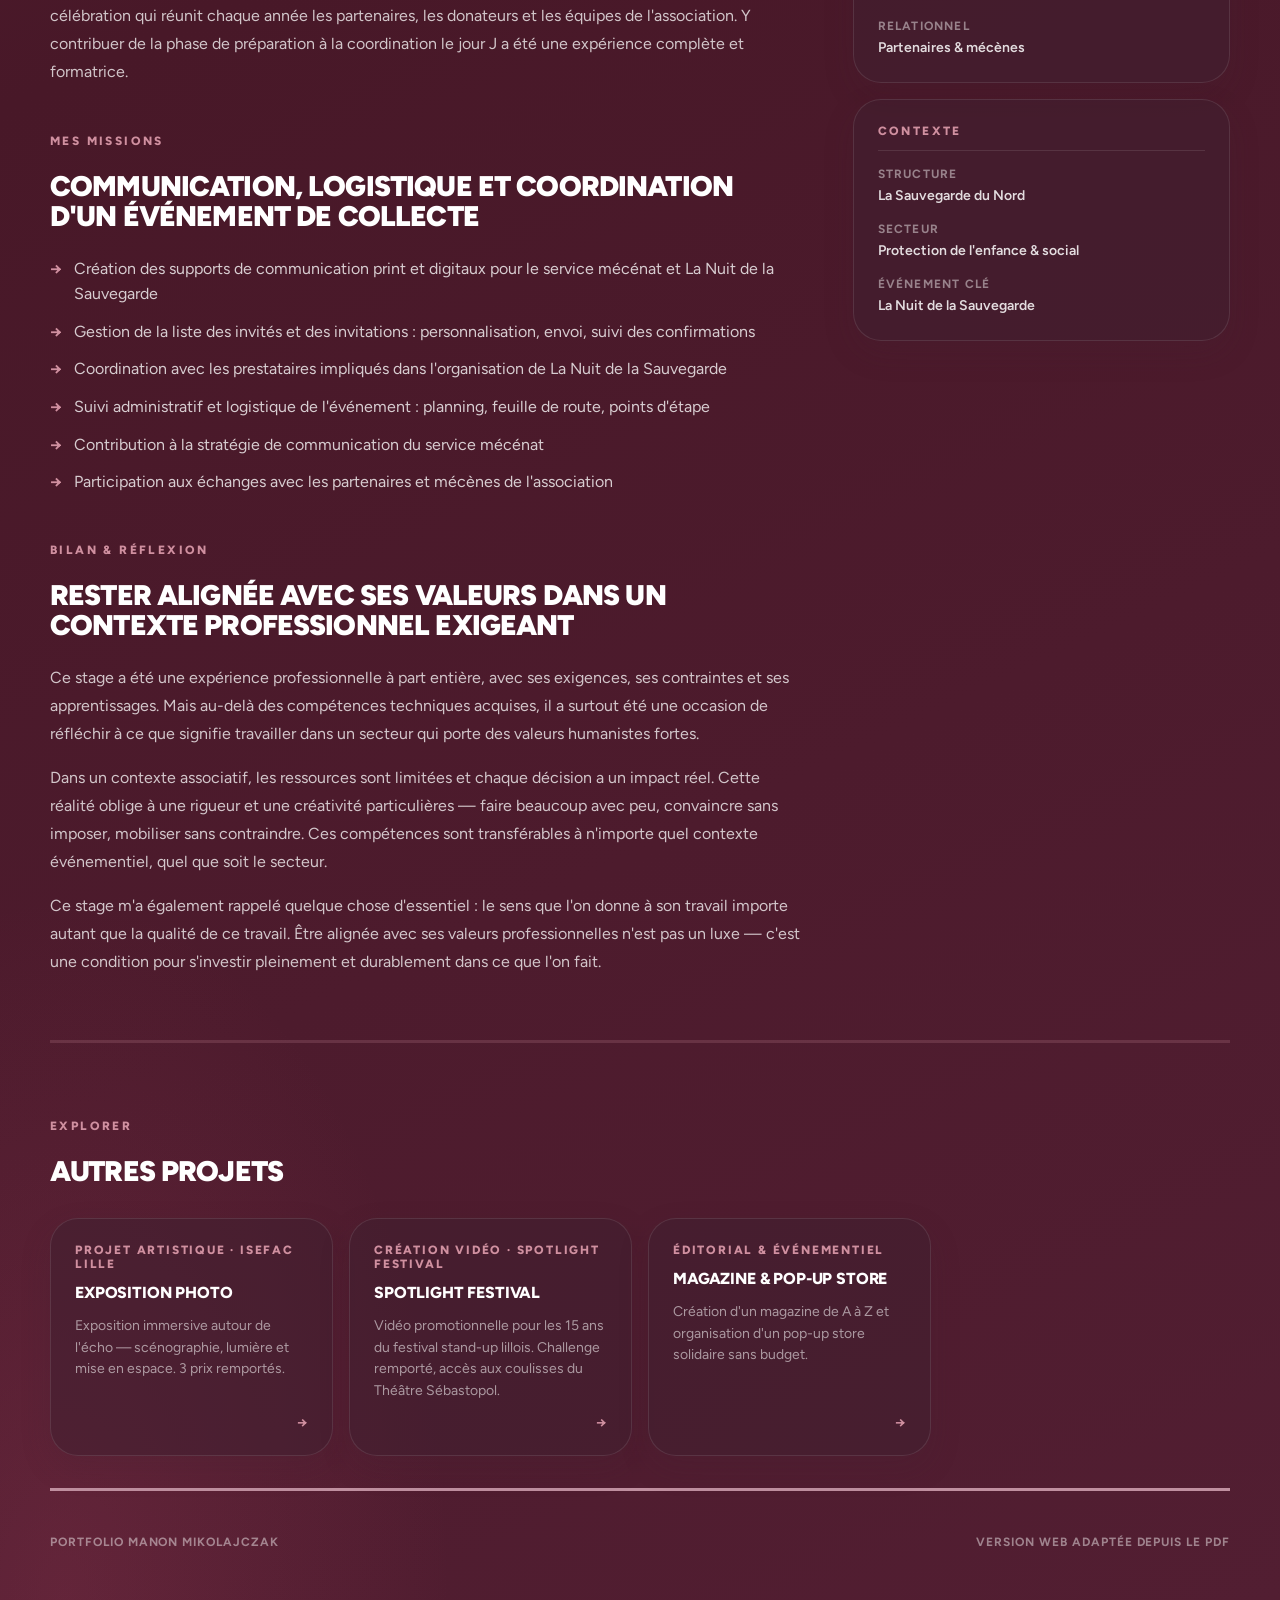
<file: projet-sauvegarde-du-nord.html>
<!DOCTYPE html>
<html lang="fr">
<head>
  <meta charset="UTF-8">
  <meta name="viewport" content="width=device-width, initial-scale=1.0">
  <title>La Sauvegarde du Nord — Manon Mikolajczak</title>
  <meta name="description" content="Stage au sein du service mécénat de La Sauvegarde du Nord — création des supports de communication, gestion des invitations et coordination pour La Nuit de la Sauvegarde.">
  <link rel="preconnect" href="https://fonts.googleapis.com">
  <link rel="preconnect" href="https://fonts.gstatic.com" crossorigin>
  <link href="https://fonts.googleapis.com/css2?family=Figtree:ital,wght@0,300;0,400;0,500;0,600;0,700;0,800;0,900;1,400;1,700&display=swap" rel="stylesheet">
  <link rel="stylesheet" href="./styles.css">
  <link rel="stylesheet" href="./projet.css">
</head>
<body>
  <div class="page-shell">

    <header class="site-header">
      <a class="brand" href="./index.html" aria-label="Retour au portfolio">
        <span class="brand-mark">M</span>
        <span class="brand-text">Manon</span>
      </a>

      <button
        class="nav-toggle"
        type="button"
        aria-expanded="false"
        aria-controls="site-nav"
        aria-label="Ouvrir le menu"
      >
        <span></span>
        <span></span>
      </button>

      <nav class="site-nav" id="site-nav" aria-label="Navigation principale">
        <a href="./index.html#profil">Profil</a>
        <a href="./projets.html">Projets</a>
        <a href="./index.html#experiences">Expériences</a>
        <a href="./recommandation.html">Recommandation</a>
        <a href="./index.html#benevola">Bénévolat</a>
        <a href="./index.html#contact">Contact</a>
      </nav>
    </header>

    <main>

      <a class="back-link reveal" href="./projets.html">
        ← Retour aux projets
      </a>

      <!-- ── Hero ───────────────────────────── -->
      <section class="projet-hero reveal">
        <div class="projet-hero-copy">
          <p class="projet-kicker">Stage — Service mécénat</p>
          <h1 class="projet-title">La Sauvegarde<br><em>du Nord</em></h1>
          <p class="projet-lead">
            Stage au sein du service mécénat de La Sauvegarde du Nord. Création des
            supports de communication, gestion des invitations, coordination avec les
            prestataires et contribution à la préparation de La Nuit de la Sauvegarde.
            Une expérience qui a mis en lumière l'importance de rester alignée avec
            ses valeurs, même dans un contexte professionnel exigeant.
          </p>
          <div class="projet-badges">
            <span class="projet-badge">Mécénat</span>
            <span class="projet-badge">Communication</span>
            <span class="projet-badge">Événementiel</span>
            <span class="projet-badge">Engagement associatif</span>
            <span class="projet-badge">Coordination</span>
          </div>
        </div>

        <div class="projet-hero-meta">
          <div class="projet-stat-card">
            <p class="projet-stat-number">La Nuit de<br>la Sauvegarde</p>
            <p class="projet-stat-label">événement central coordonné durant le stage</p>
          </div>
          <div class="projet-info-card">
            <p class="projet-info-card-title">Fiche stage</p>
            <div class="projet-info-row">
              <span class="projet-info-key">Rôle</span>
              <span class="projet-info-val">Stagiaire service mécénat</span>
            </div>
            <div class="projet-info-row">
              <span class="projet-info-key">Structure</span>
              <span class="projet-info-val">La Sauvegarde du Nord</span>
            </div>
            <div class="projet-info-row">
              <span class="projet-info-key">Service</span>
              <span class="projet-info-val">Mécénat &amp; communication</span>
            </div>
            <div class="projet-info-row">
              <span class="projet-info-key">Type</span>
              <span class="projet-info-val">Stage en association</span>
            </div>
          </div>
        </div>
      </section>

      <!-- ── Galerie ─────────────────────────── -->
      <div class="projet-gallery gallery-2col reveal">
        <img src="./img/la-sauvegarde-du-nord/sauvegarde.jpg"
             alt="La Sauvegarde du Nord — stage mécénat"
             loading="lazy">
        <img src="./img/la-sauvegarde-du-nord/sauvegarde2.jpg"
             alt="La Sauvegarde du Nord — La Nuit de la Sauvegarde"
             loading="lazy">
      </div>

      <!-- ── Corps ──────────────────────────── -->
      <div class="projet-body reveal">

        <div class="projet-content">

          <!-- Description -->
          <section class="projet-section">
            <p class="projet-section-label">Le contexte</p>
            <h2 class="projet-section-title">Un stage au cœur d'une association ancrée dans le territoire</h2>
            <div class="projet-text">
              <p>
                La Sauvegarde du Nord est une association dont l'action s'inscrit dans
                la protection de l'enfance, l'accompagnement des familles et le soutien
                aux personnes vulnérables dans la région. Son service mécénat joue un
                rôle clé pour financer ses missions et mobiliser des partenaires autour
                de ses causes.
              </p>
              <p>
                Intégrer ce service en stage, c'était rejoindre une équipe dont le
                travail quotidien a des conséquences directes sur la vie de personnes
                réelles. Cette responsabilité a guidé chaque action entreprise durant
                le stage : chaque support de communication créé, chaque invitation gérée,
                chaque coordination menée devait servir la mission de l'association et
                honorer la confiance des partenaires mécènes.
              </p>
              <p>
                L'événement central du stage était La Nuit de la Sauvegarde — une soirée
                de levée de fonds et de célébration qui réunit chaque année les partenaires,
                les donateurs et les équipes de l'association. Y contribuer de la phase
                de préparation à la coordination le jour J a été une expérience complète
                et formatrice.
              </p>
            </div>
          </section>

          <!-- Missions -->
          <section class="projet-section">
            <p class="projet-section-label">Mes missions</p>
            <h2 class="projet-section-title">Communication, logistique et coordination d'un événement de collecte</h2>
            <ul class="projet-missions">
              <li>Création des supports de communication print et digitaux pour le service mécénat et La Nuit de la Sauvegarde</li>
              <li>Gestion de la liste des invités et des invitations : personnalisation, envoi, suivi des confirmations</li>
              <li>Coordination avec les prestataires impliqués dans l'organisation de La Nuit de la Sauvegarde</li>
              <li>Suivi administratif et logistique de l'événement : planning, feuille de route, points d'étape</li>
              <li>Contribution à la stratégie de communication du service mécénat</li>
              <li>Participation aux échanges avec les partenaires et mécènes de l'association</li>
            </ul>
          </section>

          <!-- Bilan -->
          <section class="projet-section">
            <p class="projet-section-label">Bilan &amp; réflexion</p>
            <h2 class="projet-section-title">Rester alignée avec ses valeurs dans un contexte professionnel exigeant</h2>
            <div class="projet-text">
              <p>
                Ce stage a été une expérience professionnelle à part entière, avec
                ses exigences, ses contraintes et ses apprentissages. Mais au-delà
                des compétences techniques acquises, il a surtout été une occasion
                de réfléchir à ce que signifie travailler dans un secteur qui porte
                des valeurs humanistes fortes.
              </p>
              <p>
                Dans un contexte associatif, les ressources sont limitées et chaque
                décision a un impact réel. Cette réalité oblige à une rigueur et une
                créativité particulières — faire beaucoup avec peu, convaincre sans
                imposer, mobiliser sans contraindre. Ces compétences sont transférables
                à n'importe quel contexte événementiel, quel que soit le secteur.
              </p>
              <p>
                Ce stage m'a également rappelé quelque chose d'essentiel : le sens
                que l'on donne à son travail importe autant que la qualité de ce
                travail. Être alignée avec ses valeurs professionnelles n'est pas
                un luxe — c'est une condition pour s'investir pleinement et durablement
                dans ce que l'on fait.
              </p>
            </div>
          </section>

        </div>

        <!-- Sidebar -->
        <aside class="projet-sidebar">
          <div class="projet-stat-card">
            <p class="projet-stat-number">Mécénat</p>
            <p class="projet-stat-label">service au cœur du financement de l'action associative</p>
          </div>
          <div class="projet-info-card">
            <p class="projet-info-card-title">Compétences mobilisées</p>
            <div class="projet-info-row">
              <span class="projet-info-key">Communication</span>
              <span class="projet-info-val">Print &amp; digital, identité visuelle</span>
            </div>
            <div class="projet-info-row">
              <span class="projet-info-key">Logistique</span>
              <span class="projet-info-val">Coordination prestataires &amp; planning</span>
            </div>
            <div class="projet-info-row">
              <span class="projet-info-key">Administratif</span>
              <span class="projet-info-val">Suivi &amp; gestion des invitations</span>
            </div>
            <div class="projet-info-row">
              <span class="projet-info-key">Relationnel</span>
              <span class="projet-info-val">Partenaires &amp; mécènes</span>
            </div>
          </div>
          <div class="projet-info-card">
            <p class="projet-info-card-title">Contexte</p>
            <div class="projet-info-row">
              <span class="projet-info-key">Structure</span>
              <span class="projet-info-val">La Sauvegarde du Nord</span>
            </div>
            <div class="projet-info-row">
              <span class="projet-info-key">Secteur</span>
              <span class="projet-info-val">Protection de l'enfance &amp; social</span>
            </div>
            <div class="projet-info-row">
              <span class="projet-info-key">Événement clé</span>
              <span class="projet-info-val">La Nuit de la Sauvegarde</span>
            </div>
          </div>
        </aside>

      </div>

      <!-- ── Autres projets ──────────────────── -->
      <section class="projet-next-projects reveal">
        <div class="projet-next-head">
          <p class="projet-next-label">Explorer</p>
          <h2 class="projet-next-title">Autres projets</h2>
        </div>
        <div class="projet-next-grid">
          <a class="projet-next-card" href="./projet-exposition-photo.html">
            <span class="projet-next-card-tag">Projet artistique · ISEFAC Lille</span>
            <h3 class="projet-next-card-title">Exposition Photo</h3>
            <p class="projet-next-card-desc">Exposition immersive autour de l'écho — scénographie, lumière et mise en espace. 3 prix remportés.</p>
            <span class="projet-next-card-arrow">→</span>
          </a>
          <a class="projet-next-card" href="./projet-spotlight-festival.html">
            <span class="projet-next-card-tag">Création vidéo · Spotlight Festival</span>
            <h3 class="projet-next-card-title">Spotlight Festival</h3>
            <p class="projet-next-card-desc">Vidéo promotionnelle pour les 15 ans du festival stand-up lillois. Challenge remporté, accès aux coulisses du Théâtre Sébastopol.</p>
            <span class="projet-next-card-arrow">→</span>
          </a>
          <a class="projet-next-card" href="./projet-magazine-popup.html">
            <span class="projet-next-card-tag">Éditorial &amp; événementiel</span>
            <h3 class="projet-next-card-title">Magazine &amp; Pop-up Store</h3>
            <p class="projet-next-card-desc">Création d'un magazine de A à Z et organisation d'un pop-up store solidaire sans budget.</p>
            <span class="projet-next-card-arrow">→</span>
          </a>
        </div>
      </section>

    </main>

    <footer class="site-footer">
      <p>Portfolio Manon Mikolajczak</p>
      <p>Version web adaptée depuis le PDF</p>
    </footer>

  </div>
  <script src="./script.js"></script>
</body>
</html>
</file>
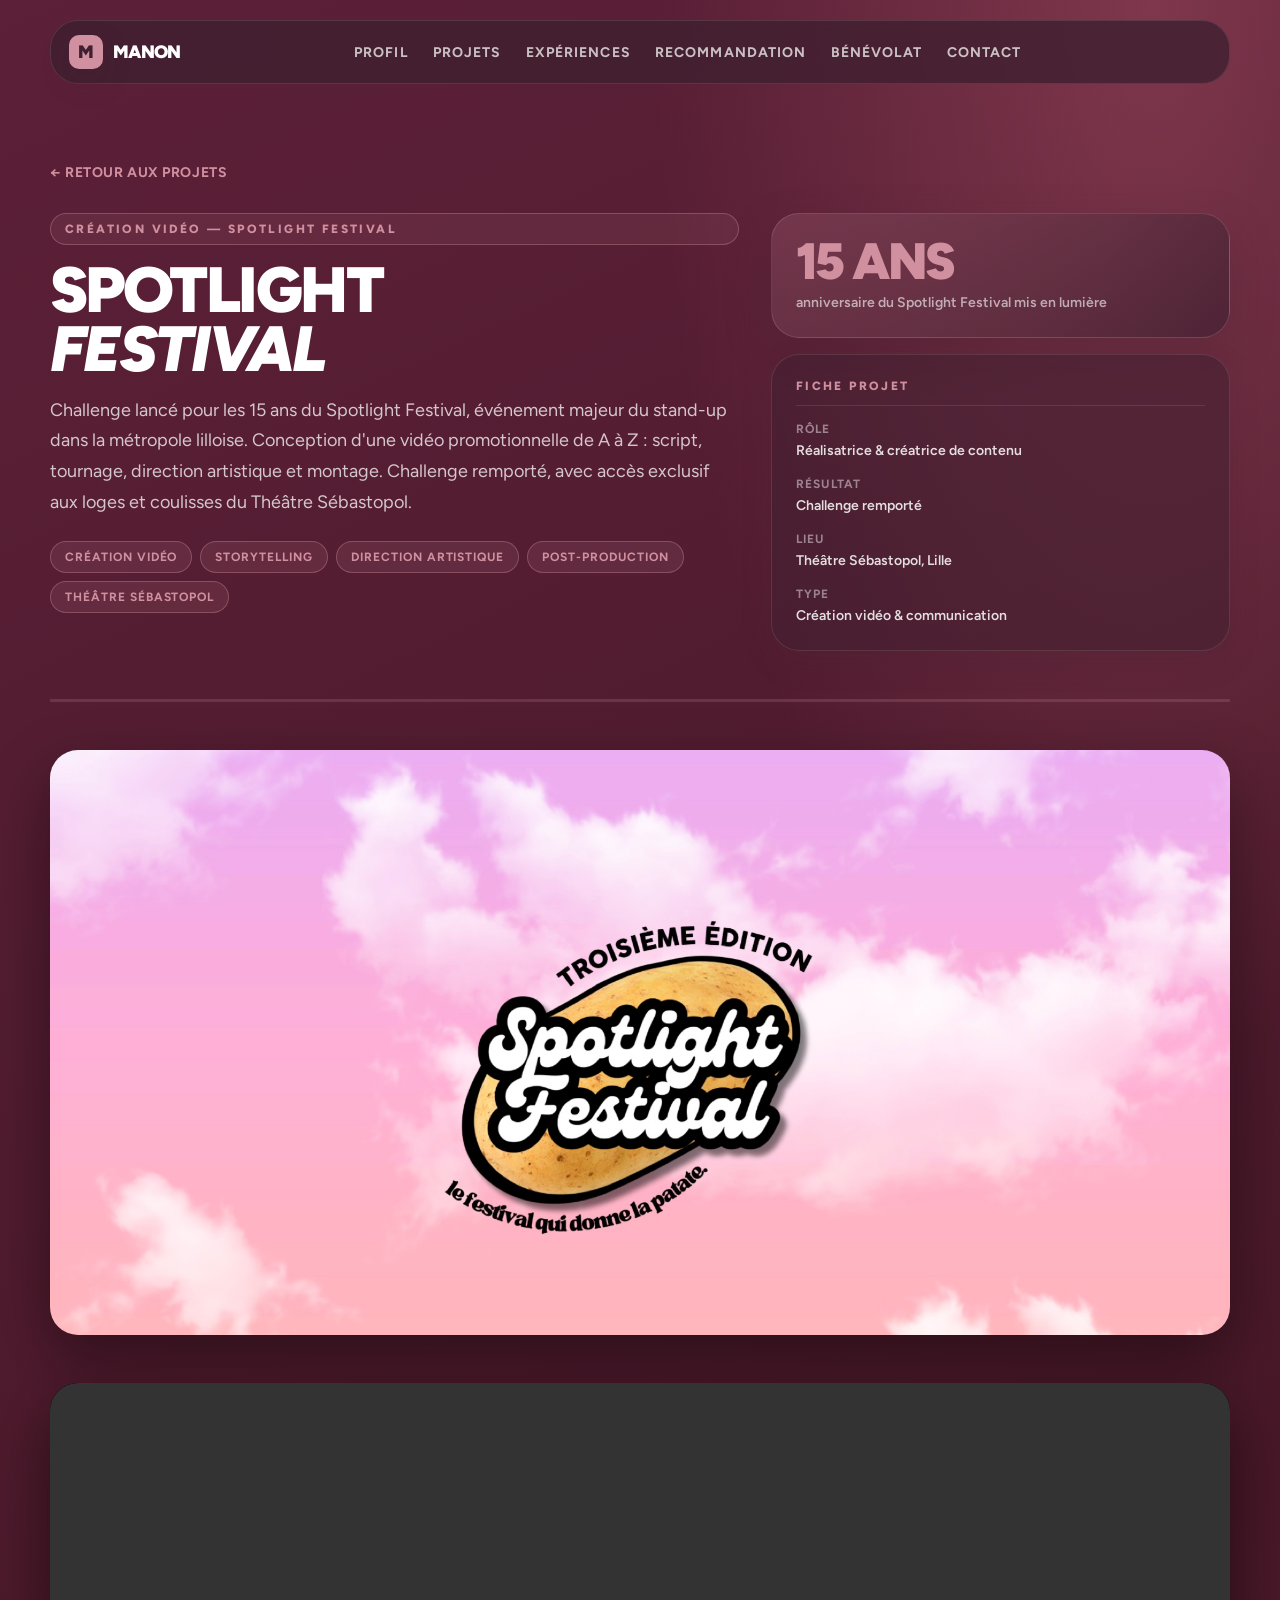
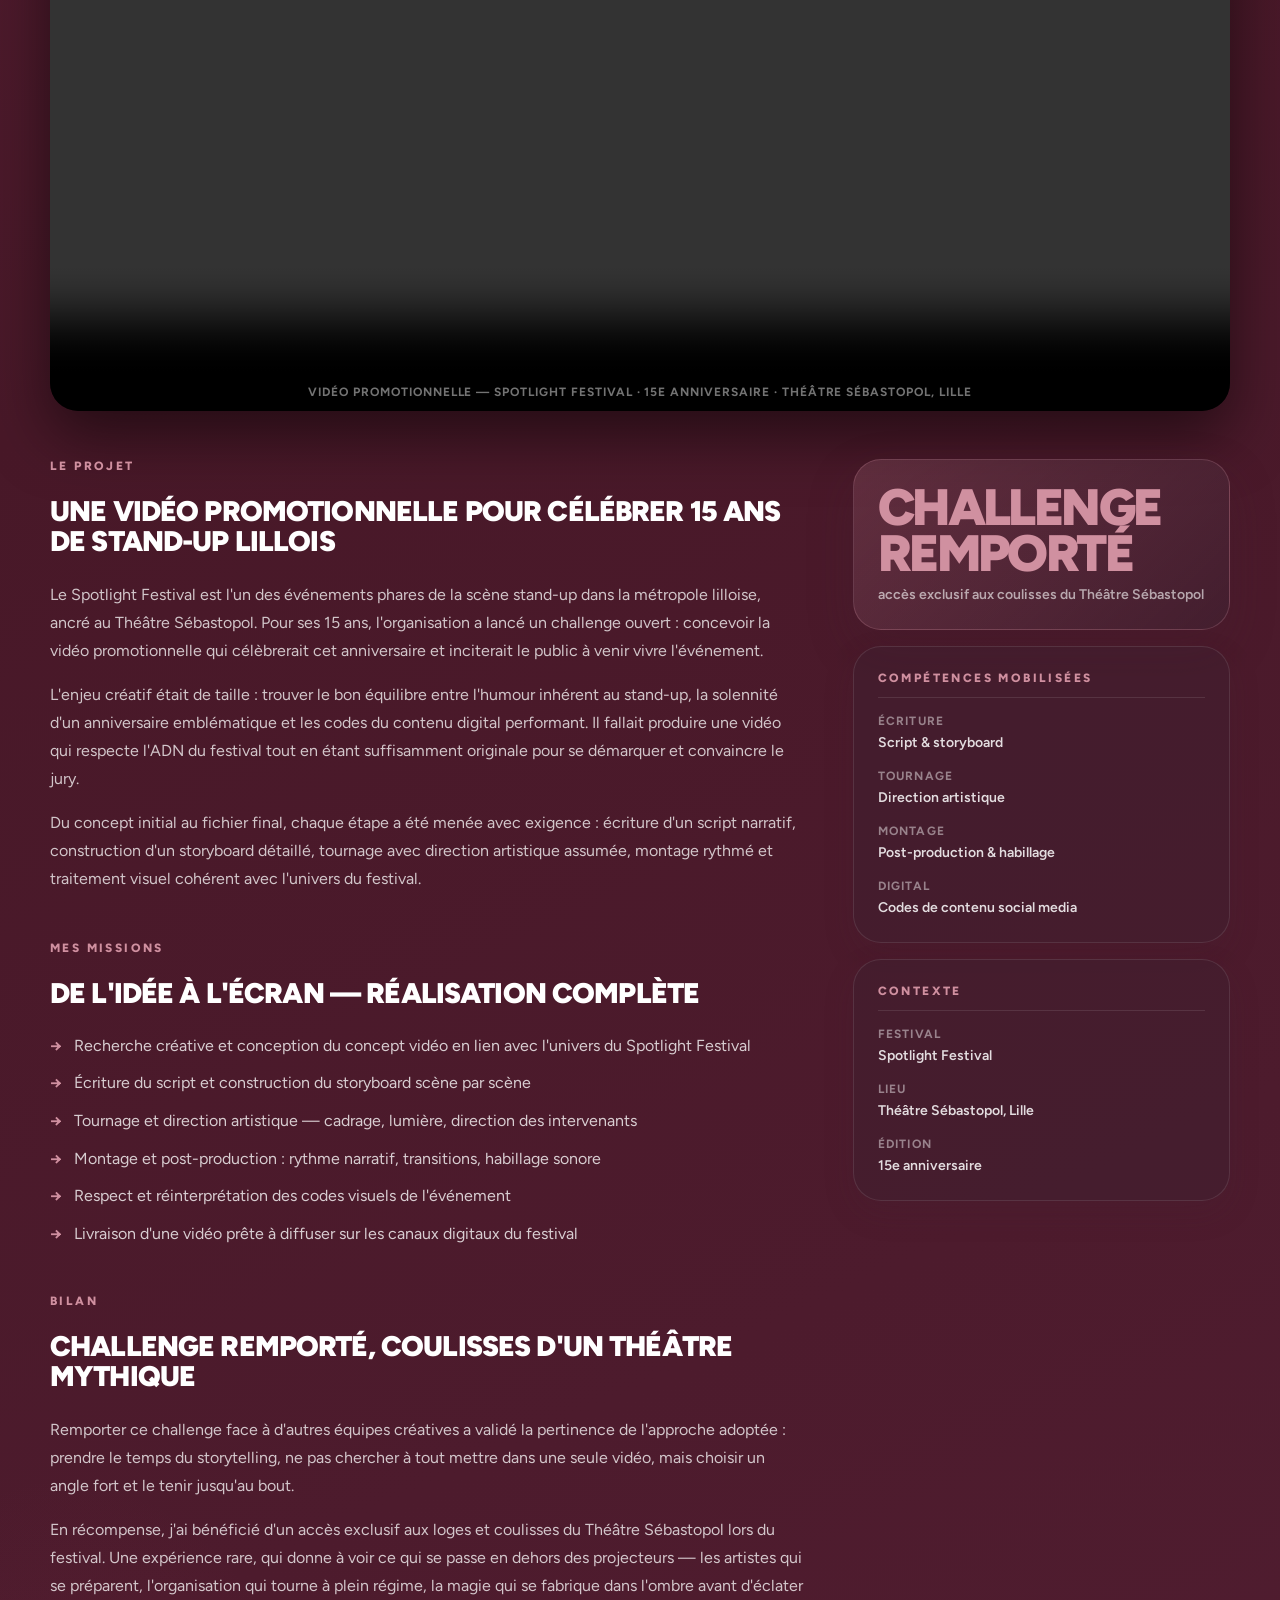
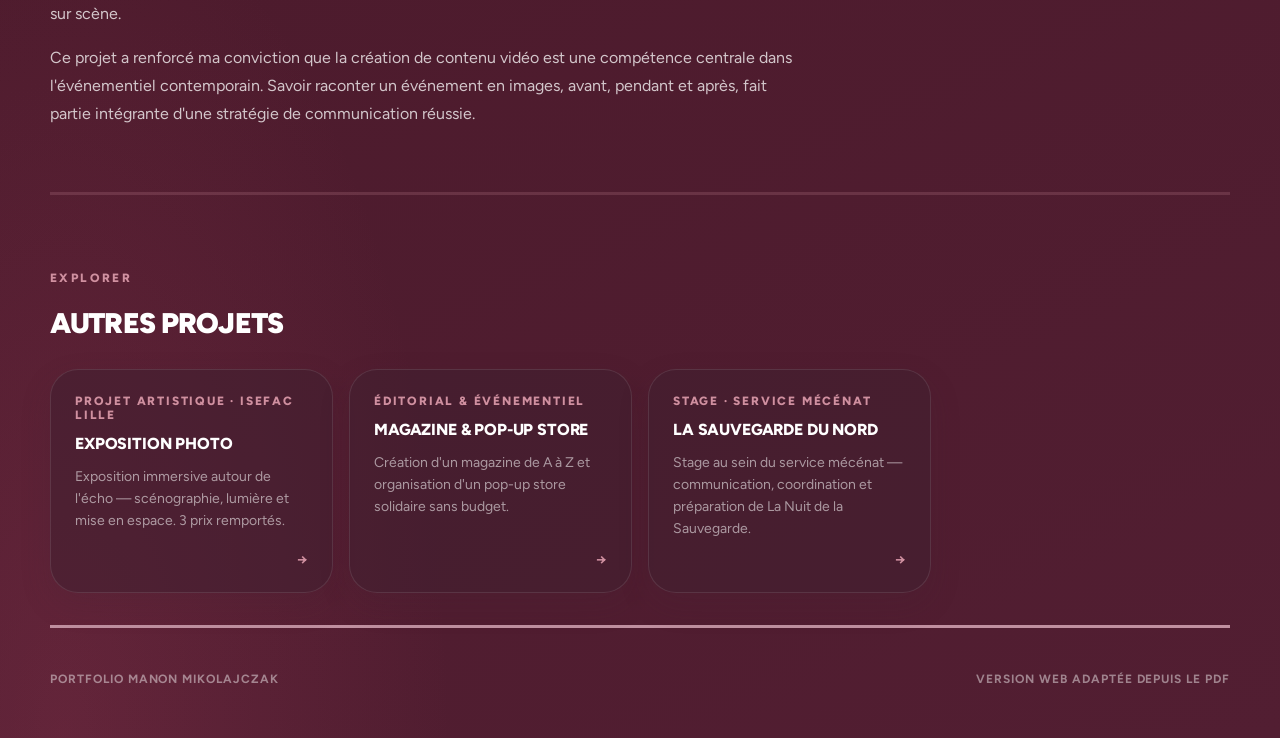
<file: projet-spotlight-festival.html>
<!DOCTYPE html>
<html lang="fr">
<head>
  <meta charset="UTF-8">
  <meta name="viewport" content="width=device-width, initial-scale=1.0">
  <title>Spotlight Festival — Manon Mikolajczak</title>
  <meta name="description" content="Vidéo promotionnelle pour les 15 ans du Spotlight Festival, événement stand-up de la métropole lilloise. Challenge remporté, accès exclusif aux coulisses du Théâtre Sébastopol.">
  <link rel="preconnect" href="https://fonts.googleapis.com">
  <link rel="preconnect" href="https://fonts.gstatic.com" crossorigin>
  <link href="https://fonts.googleapis.com/css2?family=Figtree:ital,wght@0,300;0,400;0,500;0,600;0,700;0,800;0,900;1,400;1,700&display=swap" rel="stylesheet">
  <link rel="stylesheet" href="./styles.css">
  <link rel="stylesheet" href="./projet.css">
</head>
<body>
  <div class="page-shell">

    <header class="site-header">
      <a class="brand" href="./index.html" aria-label="Retour au portfolio">
        <span class="brand-mark">M</span>
        <span class="brand-text">Manon</span>
      </a>

      <button
        class="nav-toggle"
        type="button"
        aria-expanded="false"
        aria-controls="site-nav"
        aria-label="Ouvrir le menu"
      >
        <span></span>
        <span></span>
      </button>

      <nav class="site-nav" id="site-nav" aria-label="Navigation principale">
        <a href="./index.html#profil">Profil</a>
        <a href="./projets.html">Projets</a>
        <a href="./index.html#experiences">Expériences</a>
        <a href="./recommandation.html">Recommandation</a>
        <a href="./index.html#benevola">Bénévolat</a>
        <a href="./index.html#contact">Contact</a>
      </nav>
    </header>

    <main>

      <a class="back-link reveal" href="./projets.html">
        ← Retour aux projets
      </a>

      <!-- ── Hero ───────────────────────────── -->
      <section class="projet-hero reveal">
        <div class="projet-hero-copy">
          <p class="projet-kicker">Création vidéo — Spotlight Festival</p>
          <h1 class="projet-title">Spotlight<br><em>Festival</em></h1>
          <p class="projet-lead">
            Challenge lancé pour les 15 ans du Spotlight Festival, événement majeur
            du stand-up dans la métropole lilloise. Conception d'une vidéo promotionnelle
            de A à Z : script, tournage, direction artistique et montage. Challenge remporté,
            avec accès exclusif aux loges et coulisses du Théâtre Sébastopol.
          </p>
          <div class="projet-badges">
            <span class="projet-badge">Création vidéo</span>
            <span class="projet-badge">Storytelling</span>
            <span class="projet-badge">Direction artistique</span>
            <span class="projet-badge">Post-production</span>
            <span class="projet-badge">Théâtre Sébastopol</span>
          </div>
        </div>

        <div class="projet-hero-meta">
          <div class="projet-stat-card">
            <p class="projet-stat-number">15 ans</p>
            <p class="projet-stat-label">anniversaire du Spotlight Festival mis en lumière</p>
          </div>
          <div class="projet-info-card">
            <p class="projet-info-card-title">Fiche projet</p>
            <div class="projet-info-row">
              <span class="projet-info-key">Rôle</span>
              <span class="projet-info-val">Réalisatrice &amp; créatrice de contenu</span>
            </div>
            <div class="projet-info-row">
              <span class="projet-info-key">Résultat</span>
              <span class="projet-info-val">Challenge remporté</span>
            </div>
            <div class="projet-info-row">
              <span class="projet-info-key">Lieu</span>
              <span class="projet-info-val">Théâtre Sébastopol, Lille</span>
            </div>
            <div class="projet-info-row">
              <span class="projet-info-key">Type</span>
              <span class="projet-info-val">Création vidéo &amp; communication</span>
            </div>
          </div>
        </div>
      </section>

      <!-- ── Photo miniature ───────────────────── -->
      <div class="projet-single-img reveal">
        <img src="./img/spotlight-festival/miniature.jpg"
             alt="Spotlight Festival — Troisième édition"
             loading="lazy">
      </div>

      <!-- ── Vidéo ──────────────────────────── -->
      <div class="spotlight-video-wrap reveal">
        <video
          class="spotlight-video"
          src="./img/spotlight-festival/spotlight.mp4"
          controls
          preload="metadata"
          poster=""
          playsinline>
          Votre navigateur ne supporte pas la lecture vidéo.
        </video>
        <p class="spotlight-video-caption">Vidéo promotionnelle — Spotlight Festival · 15e anniversaire · Théâtre Sébastopol, Lille</p>
      </div>

      <!-- ── Corps ──────────────────────────── -->
      <div class="projet-body reveal">

        <div class="projet-content">

          <!-- Description -->
          <section class="projet-section">
            <p class="projet-section-label">Le projet</p>
            <h2 class="projet-section-title">Une vidéo promotionnelle pour célébrer 15 ans de stand-up lillois</h2>
            <div class="projet-text">
              <p>
                Le Spotlight Festival est l'un des événements phares de la scène stand-up
                dans la métropole lilloise, ancré au Théâtre Sébastopol. Pour ses 15 ans,
                l'organisation a lancé un challenge ouvert : concevoir la vidéo promotionnelle
                qui célèbrerait cet anniversaire et inciterait le public à venir vivre
                l'événement.
              </p>
              <p>
                L'enjeu créatif était de taille : trouver le bon équilibre entre l'humour
                inhérent au stand-up, la solennité d'un anniversaire emblématique et les
                codes du contenu digital performant. Il fallait produire une vidéo qui
                respecte l'ADN du festival tout en étant suffisamment originale pour
                se démarquer et convaincre le jury.
              </p>
              <p>
                Du concept initial au fichier final, chaque étape a été menée avec
                exigence : écriture d'un script narratif, construction d'un storyboard
                détaillé, tournage avec direction artistique assumée, montage rythmé
                et traitement visuel cohérent avec l'univers du festival.
              </p>
            </div>
          </section>

          <!-- Missions -->
          <section class="projet-section">
            <p class="projet-section-label">Mes missions</p>
            <h2 class="projet-section-title">De l'idée à l'écran — réalisation complète</h2>
            <ul class="projet-missions">
              <li>Recherche créative et conception du concept vidéo en lien avec l'univers du Spotlight Festival</li>
              <li>Écriture du script et construction du storyboard scène par scène</li>
              <li>Tournage et direction artistique — cadrage, lumière, direction des intervenants</li>
              <li>Montage et post-production : rythme narratif, transitions, habillage sonore</li>
              <li>Respect et réinterprétation des codes visuels de l'événement</li>
              <li>Livraison d'une vidéo prête à diffuser sur les canaux digitaux du festival</li>
            </ul>
          </section>

          <!-- Bilan -->
          <section class="projet-section">
            <p class="projet-section-label">Bilan</p>
            <h2 class="projet-section-title">Challenge remporté, coulisses d'un théâtre mythique</h2>
            <div class="projet-text">
              <p>
                Remporter ce challenge face à d'autres équipes créatives a validé
                la pertinence de l'approche adoptée : prendre le temps du storytelling,
                ne pas chercher à tout mettre dans une seule vidéo, mais choisir
                un angle fort et le tenir jusqu'au bout.
              </p>
              <p>
                En récompense, j'ai bénéficié d'un accès exclusif aux loges et coulisses
                du Théâtre Sébastopol lors du festival. Une expérience rare, qui donne
                à voir ce qui se passe en dehors des projecteurs — les artistes qui se
                préparent, l'organisation qui tourne à plein régime, la magie qui se
                fabrique dans l'ombre avant d'éclater sur scène.
              </p>
              <p>
                Ce projet a renforcé ma conviction que la création de contenu vidéo
                est une compétence centrale dans l'événementiel contemporain. Savoir
                raconter un événement en images, avant, pendant et après, fait partie
                intégrante d'une stratégie de communication réussie.
              </p>
            </div>
          </section>

        </div>

        <!-- Sidebar -->
        <aside class="projet-sidebar">
          <div class="projet-stat-card">
            <p class="projet-stat-number">Challenge<br>remporté</p>
            <p class="projet-stat-label">accès exclusif aux coulisses du Théâtre Sébastopol</p>
          </div>
          <div class="projet-info-card">
            <p class="projet-info-card-title">Compétences mobilisées</p>
            <div class="projet-info-row">
              <span class="projet-info-key">Écriture</span>
              <span class="projet-info-val">Script &amp; storyboard</span>
            </div>
            <div class="projet-info-row">
              <span class="projet-info-key">Tournage</span>
              <span class="projet-info-val">Direction artistique</span>
            </div>
            <div class="projet-info-row">
              <span class="projet-info-key">Montage</span>
              <span class="projet-info-val">Post-production &amp; habillage</span>
            </div>
            <div class="projet-info-row">
              <span class="projet-info-key">Digital</span>
              <span class="projet-info-val">Codes de contenu social media</span>
            </div>
          </div>
          <div class="projet-info-card">
            <p class="projet-info-card-title">Contexte</p>
            <div class="projet-info-row">
              <span class="projet-info-key">Festival</span>
              <span class="projet-info-val">Spotlight Festival</span>
            </div>
            <div class="projet-info-row">
              <span class="projet-info-key">Lieu</span>
              <span class="projet-info-val">Théâtre Sébastopol, Lille</span>
            </div>
            <div class="projet-info-row">
              <span class="projet-info-key">Édition</span>
              <span class="projet-info-val">15e anniversaire</span>
            </div>
          </div>
        </aside>

      </div>

      <!-- ── Autres projets ──────────────────── -->
      <section class="projet-next-projects reveal">
        <div class="projet-next-head">
          <p class="projet-next-label">Explorer</p>
          <h2 class="projet-next-title">Autres projets</h2>
        </div>
        <div class="projet-next-grid">
          <a class="projet-next-card" href="./projet-exposition-photo.html">
            <span class="projet-next-card-tag">Projet artistique · ISEFAC Lille</span>
            <h3 class="projet-next-card-title">Exposition Photo</h3>
            <p class="projet-next-card-desc">Exposition immersive autour de l'écho — scénographie, lumière et mise en espace. 3 prix remportés.</p>
            <span class="projet-next-card-arrow">→</span>
          </a>
          <a class="projet-next-card" href="./projet-magazine-popup.html">
            <span class="projet-next-card-tag">Éditorial &amp; événementiel</span>
            <h3 class="projet-next-card-title">Magazine &amp; Pop-up Store</h3>
            <p class="projet-next-card-desc">Création d'un magazine de A à Z et organisation d'un pop-up store solidaire sans budget.</p>
            <span class="projet-next-card-arrow">→</span>
          </a>
          <a class="projet-next-card" href="./projet-sauvegarde-du-nord.html">
            <span class="projet-next-card-tag">Stage · Service mécénat</span>
            <h3 class="projet-next-card-title">La Sauvegarde du Nord</h3>
            <p class="projet-next-card-desc">Stage au sein du service mécénat — communication, coordination et préparation de La Nuit de la Sauvegarde.</p>
            <span class="projet-next-card-arrow">→</span>
          </a>
        </div>
      </section>

    </main>

    <footer class="site-footer">
      <p>Portfolio Manon Mikolajczak</p>
      <p>Version web adaptée depuis le PDF</p>
    </footer>

  </div>
  <script src="./script.js"></script>
</body>
</html>
</file>
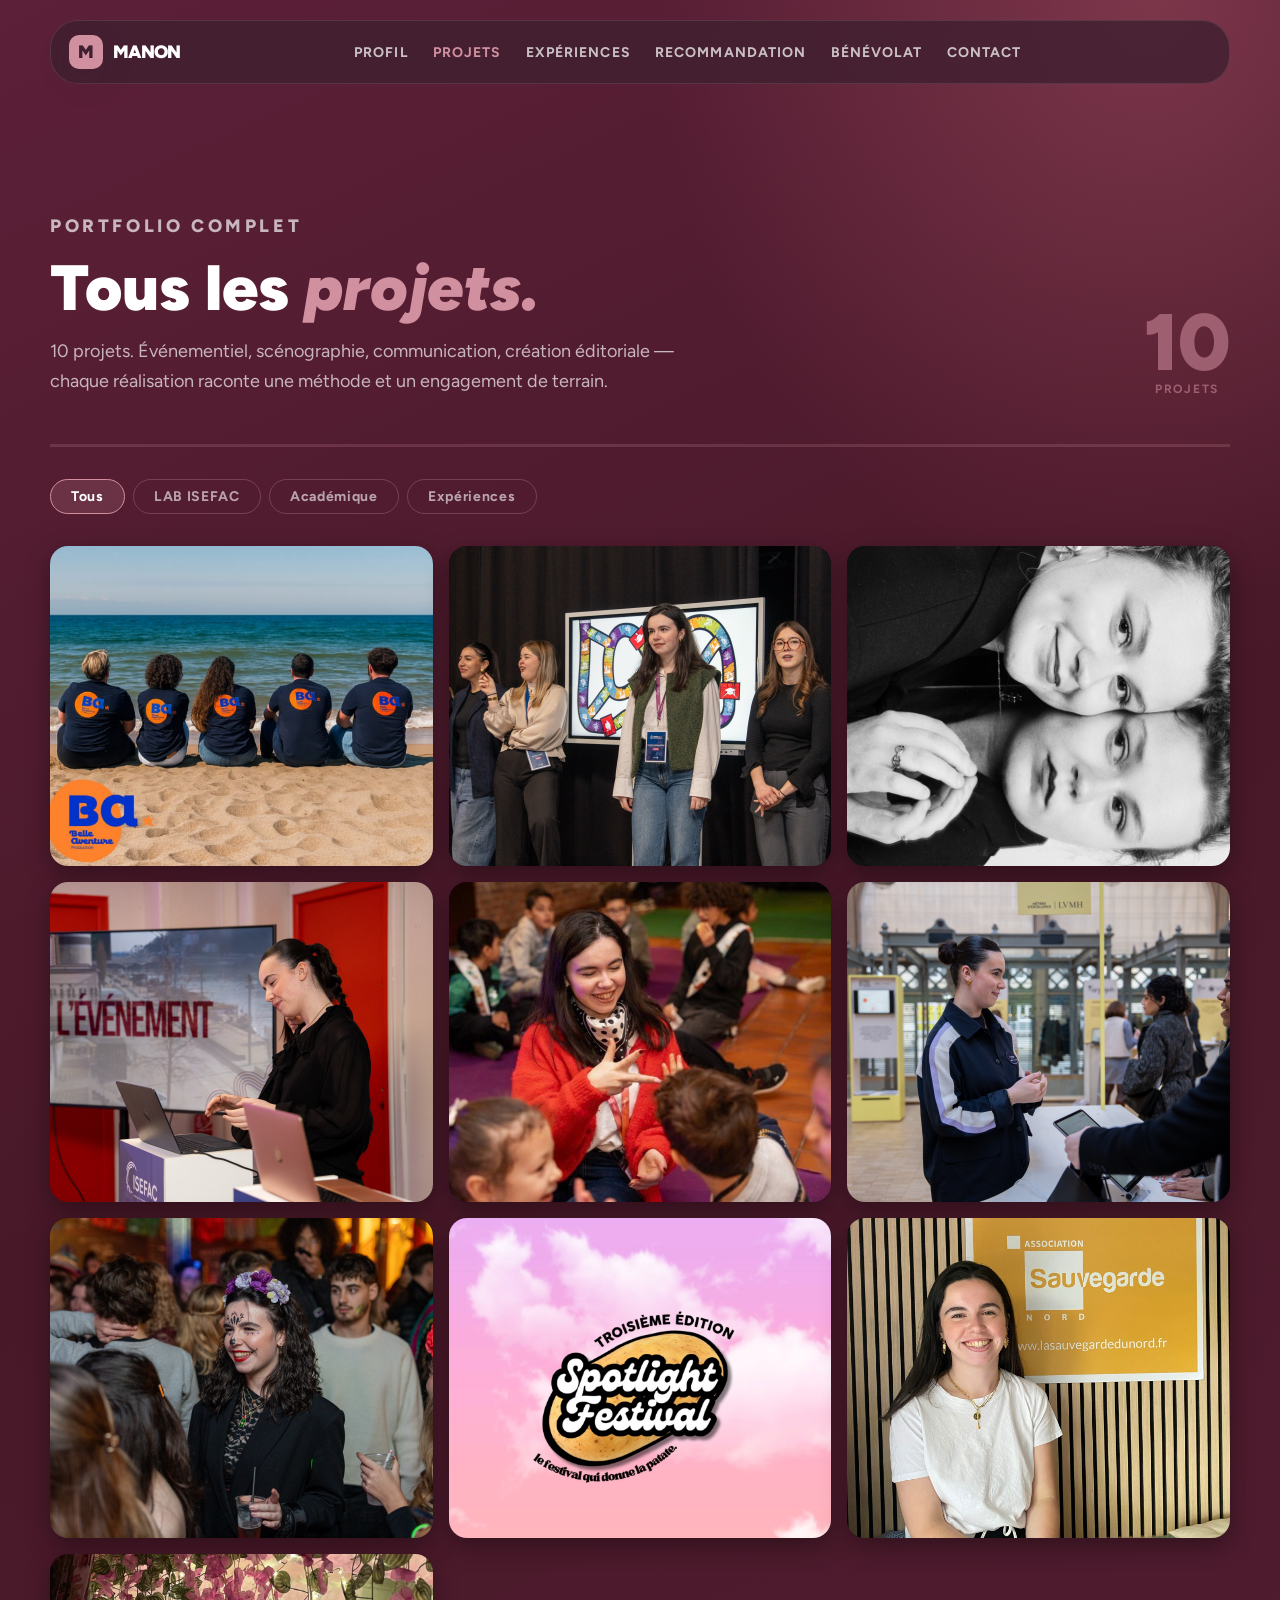
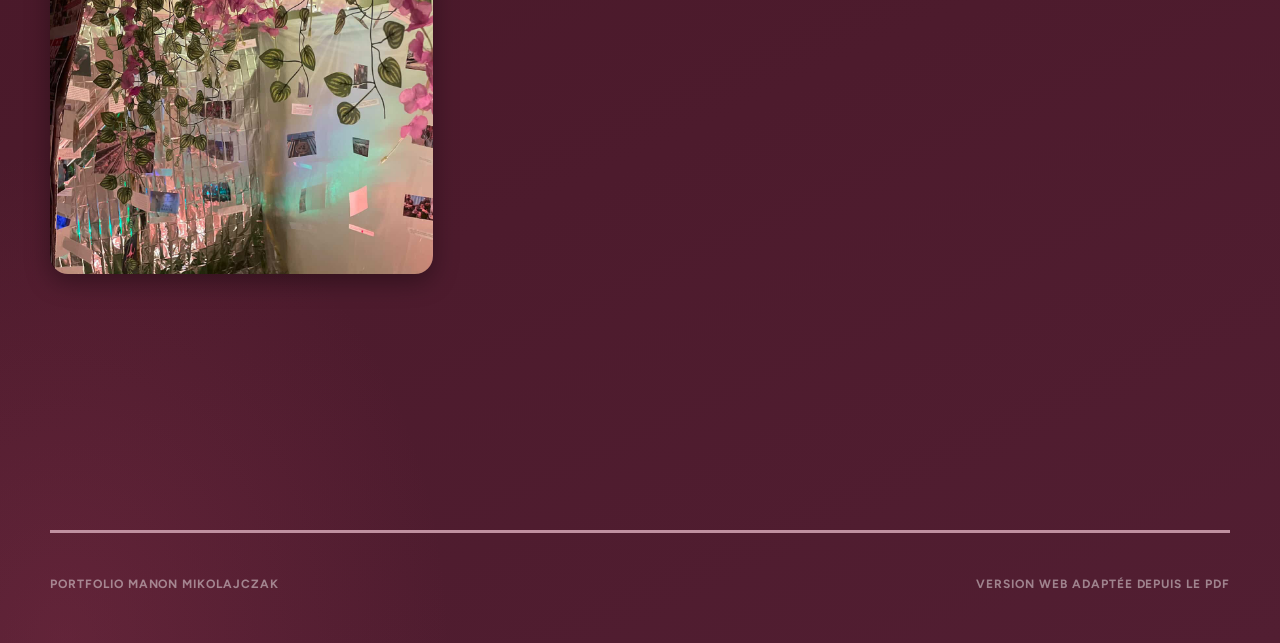
<file: projets.html>
<!DOCTYPE html>
<html lang="fr">
<head>
  <meta charset="UTF-8">
  <meta name="viewport" content="width=device-width, initial-scale=1.0">
  <title>Tous les projets — Manon Mikolajczak</title>
  <meta name="description" content="Tous les projets de Manon Mikolajczak : événementiel, scénographie, communication, création éditoriale et expériences de terrain.">
  <link rel="preconnect" href="https://fonts.googleapis.com">
  <link rel="preconnect" href="https://fonts.gstatic.com" crossorigin>
  <link href="https://fonts.googleapis.com/css2?family=Figtree:ital,wght@0,300;0,400;0,500;0,600;0,700;0,800;0,900;1,400;1,700&display=swap" rel="stylesheet">
  <link rel="stylesheet" href="./styles.css">
  <link rel="stylesheet" href="./projets-gallery.css">
</head>
<body>
  <div class="page-shell">

    <header class="site-header">
      <a class="brand" href="./index.html" aria-label="Retour au portfolio">
        <span class="brand-mark">M</span>
        <span class="brand-text">Manon</span>
      </a>

      <button
        class="nav-toggle"
        type="button"
        aria-expanded="false"
        aria-controls="site-nav"
        aria-label="Ouvrir le menu"
      >
        <span></span>
        <span></span>
      </button>

      <nav class="site-nav" id="site-nav" aria-label="Navigation principale">
        <a href="./index.html#profil">Profil</a>
        <a href="./projets.html" class="nav-current">Projets</a>
        <a href="./index.html#experiences">Expériences</a>
        <a href="./recommandation.html">Recommandation</a>
        <a href="./index.html#benevola">Bénévolat</a>
        <a href="./index.html#contact">Contact</a>
      </nav>
    </header>

    <main>

      <!-- ── Hero ───────────────────────────── -->
      <section class="gallery-hero reveal">
        <div class="gallery-hero-text">
          <p class="section-label">Portfolio complet</p>
          <h1>Tous les <em>projets.</em></h1>
          <p>
            10 projets. Événementiel, scénographie, communication,
            création éditoriale — chaque réalisation raconte une méthode
            et un engagement de terrain.
          </p>
        </div>
        <div class="gallery-hero-count">
          <span class="gallery-count-num">10</span>
          <span class="gallery-count-label">projets</span>
        </div>
      </section>

      <!-- ── Filtre catégories ───────────────── -->
      <div class="gallery-filters reveal">
        <button class="gallery-filter active" data-filter="all">Tous</button>
        <button class="gallery-filter" data-filter="lab">LAB ISEFAC</button>
        <button class="gallery-filter" data-filter="academique">Académique</button>
        <button class="gallery-filter" data-filter="experience">Expériences</button>
      </div>

      <!-- ── Masonry gallery ─────────────────── -->
      <div class="gallery-masonry">

        <!-- Belle Aventure Production — PHOTO -->
        <a href="./projet-belle-aventure-production.html"
           class="gallery-card"
           data-category="experience">
          <div class="gallery-card-img">
            <img src="./img/belle-aventure-production/banniere.png"
                 alt="Belle Aventure Production — équipe"
                 loading="lazy">
          </div>
          <div class="gallery-card-overlay">
            <span class="gallery-card-cat">Alternance</span>
            <h3>Belle Aventure Production</h3>
            <p>Business Developer événementiel · Prospection &amp; relation client</p>
          </div>
        </a>

        <!-- Cartes sur Tables — PHOTO -->
        <a href="./projet-cartes-sur-tables.html"
           class="gallery-card"
           data-category="lab">
          <div class="gallery-card-img">
            <img src="./img/cartes-sur-tables/DSC08745.jpeg"
                 alt="Cartes sur Tables — soirée casino ISEFAC"
                 loading="lazy">
          </div>
          <div class="gallery-card-overlay">
            <span class="gallery-card-cat">LAB ISEFAC</span>
            <h3>Cartes sur Tables</h3>
            <p>~190 participants · Thème Casino · Chargée de projet</p>
          </div>
        </a>

        <!-- Exposition Photo — PHOTO -->
        <a href="./projet-exposition-photo.html"
           class="gallery-card"
           data-category="academique">
          <div class="gallery-card-img">
            <img src="./img/exposition-photo/miroirzoe.jpg"
                 alt="Exposition Photo — projet artistique ISEFAC"
                 loading="lazy">
          </div>
          <div class="gallery-card-overlay">
            <span class="gallery-card-cat">Académique · 3 prix ✦</span>
            <h3>Exposition Photo</h3>
            <p>Prix public · Meilleure vidéo · Meilleur éclairage</p>
          </div>
        </a>

        <!-- Le Carré Gourmand — PHOTO -->
        <a href="./projet-le-carre-gourmand.html"
           class="gallery-card"
           data-category="academique">
          <div class="gallery-card-img">
            <img src="./img/le-carre-gourmand/DSC00316.jpeg"
                 alt="Le Carré Gourmand — festival culinaire"
                 loading="lazy">
          </div>
          <div class="gallery-card-overlay">
            <span class="gallery-card-cat">Finale UNIMEV</span>
            <h3>Le Carré Gourmand</h3>
            <p>Festival culinaire immersif · 4 univers thématiques</p>
          </div>
        </a>

        <!-- Giving Tuesday — PHOTO -->
        <a href="./projet-giving-tuesday.html"
           class="gallery-card"
           data-category="lab">
          <div class="gallery-card-img">
            <img src="./img/giving-tuesday/giving.jpeg"
                 alt="Giving Tuesday — événement caritatif Pixar"
                 loading="lazy">
          </div>
          <div class="gallery-card-overlay">
            <span class="gallery-card-cat">LAB ISEFAC</span>
            <h3>Giving Tuesday</h3>
            <p>3 jours · Thème Pixar · Événement caritatif</p>
          </div>
        </a>

        <!-- LVMH — PHOTO -->
        <a href="./projet-lvmh.html"
           class="gallery-card"
           data-category="lab">
          <div class="gallery-card-img">
            <img src="./img/lvmh/DSC02951.jpeg"
                 alt="LVMH You & Me — ambassadrice"
                 loading="lazy">
          </div>
          <div class="gallery-card-overlay">
            <span class="gallery-card-cat">LAB ISEFAC</span>
            <h3>LVMH — You & Me</h3>
            <p>Ambassadrice · Tournée nationale</p>
          </div>
        </a>

        <!-- Parrainight — PHOTO -->
        <a href="./projet-parrainight.html"
           class="gallery-card"
           data-category="lab">
          <div class="gallery-card-img">
            <img src="./img/parrainight/parrainight.jpg"
                 alt="Parrainight — Día de los Muertos"
                 loading="lazy">
          </div>
          <div class="gallery-card-overlay">
            <span class="gallery-card-cat">LAB ISEFAC</span>
            <h3>Parrainight</h3>
            <p>Édition 2026 · Día de los Muertos · Intégration</p>
          </div>
        </a>

        <!-- Spotlight Festival — PHOTO -->
        <a href="./projet-spotlight-festival.html"
           class="gallery-card"
           data-category="experience">
          <div class="gallery-card-img">
            <img src="./img/spotlight-festival/miniature.jpg"
                 alt="Spotlight Festival — vidéo promotionnelle"
                 loading="lazy">
          </div>
          <div class="gallery-card-overlay">
            <span class="gallery-card-cat">Expérience · Challenge remporté ✦</span>
            <h3>Spotlight Festival</h3>
            <p>Vidéo · 15 ans du festival · Théâtre Sébastopol</p>
          </div>
        </a>

        <!-- La Sauvegarde du Nord — PHOTO -->
        <a href="./projet-sauvegarde-du-nord.html"
           class="gallery-card"
           data-category="experience">
          <div class="gallery-card-img">
            <img src="./img/la-sauvegarde-du-nord/sauvegarde.jpg"
                 alt="La Sauvegarde du Nord — stage mécénat"
                 loading="lazy">
          </div>
          <div class="gallery-card-overlay">
            <span class="gallery-card-cat">Stage mécénat</span>
            <h3>La Sauvegarde du Nord</h3>
            <p>Service mécénat · La Nuit de la Sauvegarde</p>
          </div>
        </a>

        <!-- Magazine & Pop-up — PHOTO -->
        <a href="./projet-magazine-popup.html"
           class="gallery-card"
           data-category="academique">
          <div class="gallery-card-img">
            <img src="./img/magazine/popup4.jpg"
                 alt="Magazine & Pop-up Store"
                 loading="lazy">
          </div>
          <div class="gallery-card-overlay">
            <span class="gallery-card-cat">Académique · 0 € de budget</span>
            <h3>Magazine & Pop-up Store</h3>
            <p>Éditorial · Pop-up · Quiz solidaire</p>
          </div>
        </a>

      </div><!-- /gallery-masonry -->

      <!-- ── Footer nav ───────────────────────── -->
      <div class="gallery-back reveal">
        <a href="./index.html" class="btn btn-primary">← Retour au portfolio</a>
        <a href="./index.html#contact" class="btn-ghost-light">Me contacter</a>
      </div>

    </main>

    <footer class="site-footer">
      <p>Portfolio Manon Mikolajczak</p>
      <p>Version web adaptée depuis le PDF</p>
    </footer>

  </div>

  <script src="./script.js"></script>
  <script>
    // Filtre catégories — affiche/masque par display
    const filters = document.querySelectorAll('.gallery-filter');
    const cards   = document.querySelectorAll('.gallery-card');

    filters.forEach(btn => {
      btn.addEventListener('click', () => {
        filters.forEach(b => b.classList.remove('active'));
        btn.classList.add('active');
        const f = btn.dataset.filter;
        cards.forEach(card => {
          const show = f === 'all' || card.dataset.category === f;
          card.style.display = show ? 'block' : 'none';
        });
      });
    });
  </script>
</body>
</html>
</file>
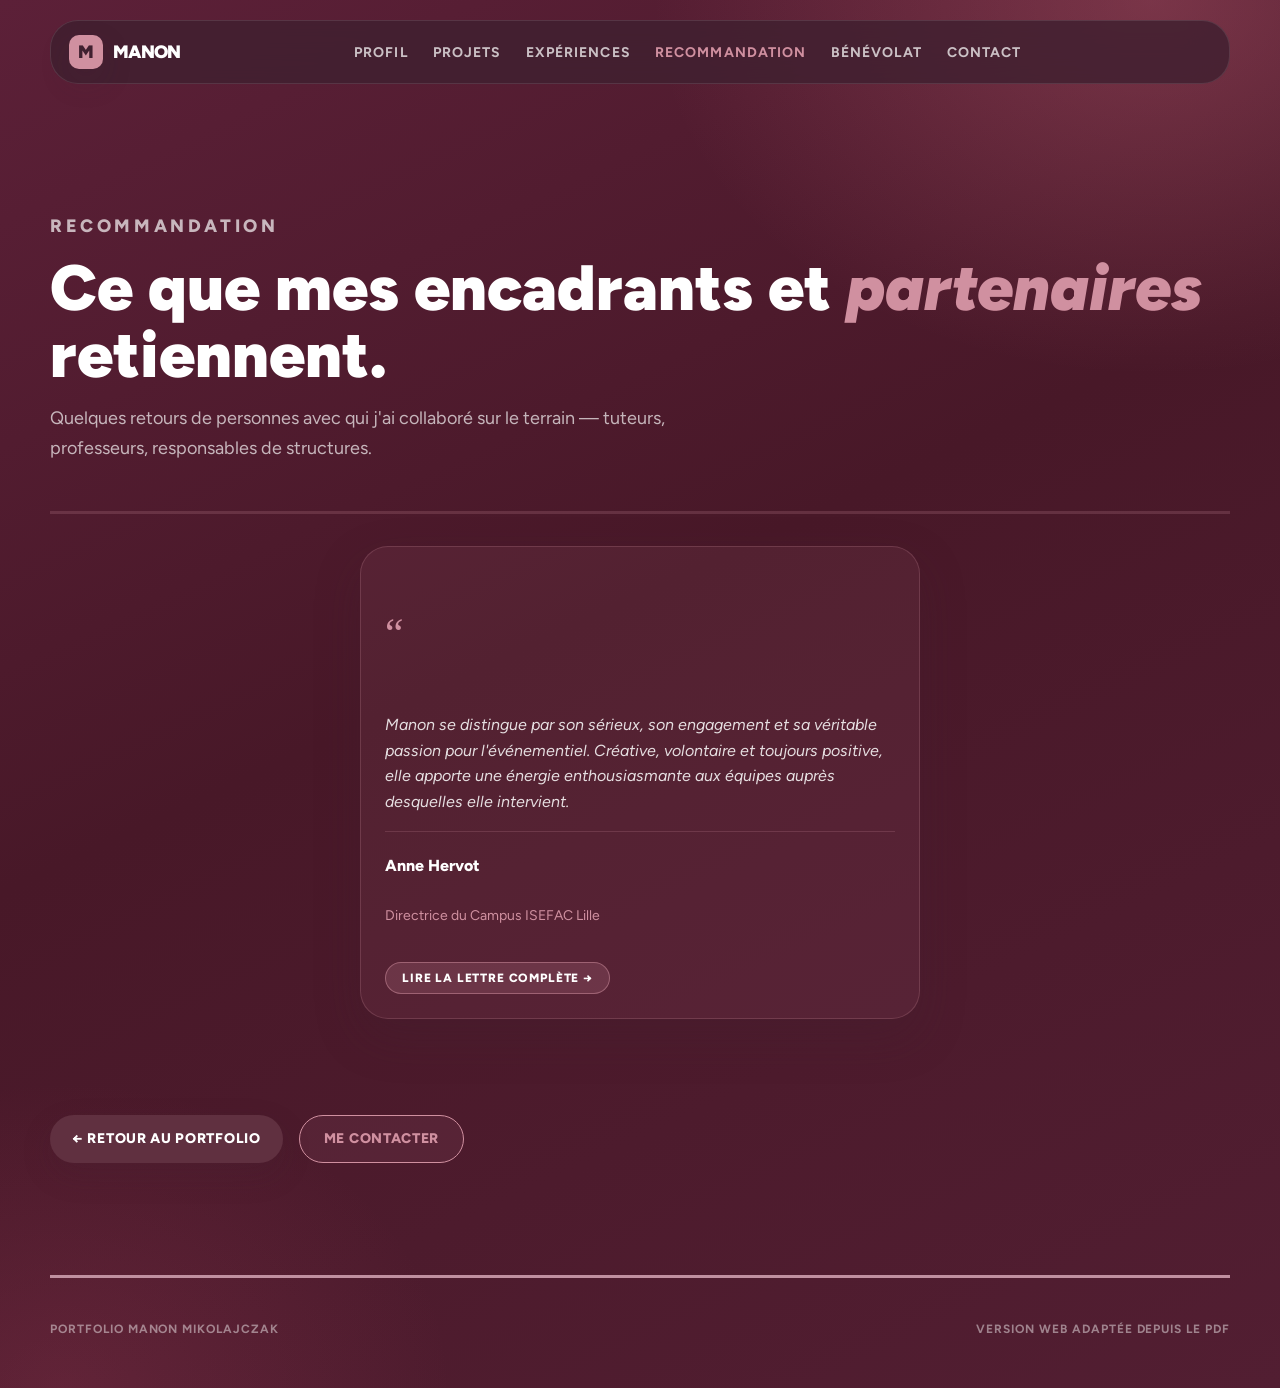
<file: recommandation.html>
<!DOCTYPE html>
<html lang="fr">
<head>
  <meta charset="UTF-8">
  <meta name="viewport" content="width=device-width, initial-scale=1.0">
  <title>Recommandation — Manon Mikolajczak</title>
  <meta name="description" content="Recommandations et témoignages de tuteurs, encadrants et partenaires de Manon Mikolajczak sur son engagement événementiel.">
  <link rel="preconnect" href="https://fonts.googleapis.com">
  <link rel="preconnect" href="https://fonts.gstatic.com" crossorigin>
  <link href="https://fonts.googleapis.com/css2?family=Figtree:ital,wght@0,300;0,400;0,500;0,600;0,700;0,800;0,900;1,400;1,700&display=swap" rel="stylesheet">
  <link rel="stylesheet" href="./styles.css">
  <link rel="stylesheet" href="./projets-gallery.css">
</head>
<body>
  <div class="page-shell">

    <header class="site-header">
      <a class="brand" href="./index.html" aria-label="Retour au portfolio">
        <span class="brand-mark">M</span>
        <span class="brand-text">Manon</span>
      </a>

      <button
        class="nav-toggle"
        type="button"
        aria-expanded="false"
        aria-controls="site-nav"
        aria-label="Ouvrir le menu"
      >
        <span></span>
        <span></span>
      </button>

      <nav class="site-nav" id="site-nav" aria-label="Navigation principale">
        <a href="./index.html#profil">Profil</a>
        <a href="./projets.html">Projets</a>
        <a href="./index.html#experiences">Expériences</a>
        <a href="./recommandation.html" class="nav-current">Recommandation</a>
        <a href="./index.html#benevola">Bénévolat</a>
        <a href="./index.html#contact">Contact</a>
      </nav>
    </header>

    <main>

      <!-- ── Hero ───────────────────────────── -->
      <section class="gallery-hero reveal">
        <div class="gallery-hero-text">
          <p class="section-label">Recommandation</p>
          <h1>Ce que mes encadrants et <em>partenaires</em> retiennent.</h1>
          <p>
            Quelques retours de personnes avec qui j'ai collaboré sur le
            terrain — tuteurs, professeurs, responsables de structures.
          </p>
        </div>
      </section>

      <!-- ── Témoignages ─────────────────────── -->
      <div class="testimonial-grid testimonial-grid--single">

        <article class="testimonial-card">
          <p class="testimonial-quote-mark">“</p>
          <p class="testimonial-text">
            Manon se distingue par son sérieux, son engagement et sa
            véritable passion pour l'événementiel. Créative, volontaire et
            toujours positive, elle apporte une énergie enthousiasmante aux
            équipes auprès desquelles elle intervient.
          </p>
          <div class="testimonial-author">
            <p class="testimonial-name">Anne Hervot</p>
            <p class="testimonial-role">Directrice du Campus ISEFAC Lille</p>
          </div>
          <a href="./lettre-recommandation-anne-hervot.pdf" target="_blank" rel="noopener" class="card-btn">Lire la lettre complète →</a>
        </article>

      </div><!-- /testimonial-grid -->

      <!-- ── Footer nav ───────────────────────── -->
      <div class="gallery-back reveal">
        <a href="./index.html" class="btn btn-primary">← Retour au portfolio</a>
        <a href="./index.html#contact" class="btn-ghost-light">Me contacter</a>
      </div>

    </main>

    <footer class="site-footer">
      <p>Portfolio Manon Mikolajczak</p>
      <p>Version web adaptée depuis le PDF</p>
    </footer>

  </div>

  <script src="./script.js"></script>
</body>
</html>
</file>
<file: styles.css>
:root {
  --primary-900: #402030;
  --primary-800: #502030;
  --primary-700: #603040;
  --primary-600: #703040;
  --secondary-300: #d090a0;
  --secondary-400: #c0a0a0;
  --secondary-500: #c090a0;
  --neutral-0: #ffffff;
  --neutral-50: #f7f3f5;
  --neutral-100: #f2e8ec;
  --neutral-900: #1a1a1a;
  --stroke: rgba(255, 255, 255, 0.1);
  --shadow-soft: 0 12px 30px rgba(64, 32, 48, 0.18);
  --shadow-card: 0 18px 45px rgba(64, 32, 48, 0.28);
  --font-main: "Figtree", sans-serif;
  --text-xs: 0.75rem;
  --text-sm: 0.875rem;
  --text-base: 1rem;
  --text-lg: 1.125rem;
  --text-xl: 1.333rem;
  --text-2xl: 1.777rem;
  --text-3xl: 2.369rem;
  --text-4xl: 3.157rem;
  --radius-sm: 6px;
  --radius-md: 16px;
  --radius-lg: 28px;
  --radius-xl: 36px;
  --radius-pill: 999px;
  --space-1: 0.25rem;
  --space-2: 0.5rem;
  --space-3: 0.75rem;
  --space-4: 1rem;
  --space-6: 1.5rem;
  --space-8: 2rem;
  --space-12: 3rem;
  --space-16: 4rem;
  --space-20: 5rem;
  --space-24: 6rem;
}

*,
*::before,
*::after {
  box-sizing: border-box;
}

html {
  scroll-behavior: smooth;
}

body {
  margin: 0;
  min-height: 100vh;
  font-family: var(--font-main);
  color: var(--neutral-0);
  background:
    radial-gradient(ellipse 65% 45% at 90% 0%,  rgba(230, 120, 140, 0.28) 0%, transparent 60%),
    radial-gradient(ellipse 55% 40% at 5%  100%, rgba(180,  70, 100, 0.2)  0%, transparent 55%),
    linear-gradient(155deg, #5c2038 0%, #481828 45%, #521e32 100%);
  overflow-x: hidden;
}

a {
  color: inherit;
  text-decoration: none;
}

button,
input,
textarea {
  font: inherit;
}

.page-shell {
  width: min(1180px, calc(100% - 32px));
  margin: 0 auto;
  padding: 20px 0 40px;
}

.site-header {
  position: sticky;
  top: 16px;
  z-index: 20;
  display: grid;
  grid-template-columns: auto 1fr auto auto;
  align-items: center;
  gap: var(--space-4);
  padding: 14px 18px;
  margin-bottom: var(--space-16);
  background: rgba(64, 32, 48, 0.82);
  border: 1px solid var(--stroke);
  border-radius: var(--radius-lg);
  backdrop-filter: blur(18px);
}

.brand {
  display: inline-flex;
  align-items: center;
  gap: 10px;
  font-size: var(--text-lg);
  font-weight: 900;
  letter-spacing: -0.04em;
  text-transform: uppercase;
}

.brand-mark {
  display: grid;
  place-items: center;
  width: 34px;
  height: 34px;
  color: var(--primary-900);
  background: var(--secondary-300);
  border-radius: 10px;
  box-shadow: var(--shadow-soft);
}

.brand-text {
  color: var(--neutral-0);
}

.site-nav {
  display: inline-flex;
  justify-content: center;
  gap: var(--space-6);
}

.site-nav a {
  position: relative;
  font-size: var(--text-sm);
  font-weight: 700;
  letter-spacing: 0.08em;
  text-transform: uppercase;
  color: rgba(255, 255, 255, 0.72);
}

.site-nav a::after {
  content: "";
  position: absolute;
  left: 0;
  bottom: -6px;
  width: 100%;
  height: 2px;
  background: var(--secondary-300);
  transform: scaleX(0);
  transform-origin: left;
  transition: transform 0.2s ease;
}

.site-nav a:hover::after,
.site-nav a:focus-visible::after {
  transform: scaleX(1);
}

.nav-toggle {
  display: none;
  justify-self: end;
  width: 48px;
  height: 48px;
  padding: 0;
  background: transparent;
  border: 1px solid var(--stroke);
  border-radius: 14px;
  color: var(--neutral-0);
}

.nav-toggle span {
  display: block;
  width: 20px;
  height: 2px;
  margin: 0 auto 5px;
  background: currentColor;
}

.nav-toggle span:last-child {
  margin-bottom: 0;
}

.btn {
  display: inline-flex;
  align-items: center;
  justify-content: center;
  min-height: 48px;
  padding: 0 22px;
  border-radius: var(--radius-pill);
  border: 0;
  font-size: var(--text-sm);
  font-weight: 800;
  letter-spacing: 0.05em;
  text-transform: uppercase;
  transition:
    transform 0.2s ease,
    box-shadow 0.2s ease,
    background-color 0.2s ease,
    color 0.2s ease;
}

.btn:hover,
.btn:focus-visible {
  transform: translateY(-3px);
}

.btn-primary {
  color: var(--neutral-0);
  background: var(--primary-700);
  box-shadow: var(--shadow-soft);
}

.btn-primary:hover,
.btn-primary:focus-visible {
  background: var(--primary-900);
  box-shadow: var(--shadow-card);
}

.btn-outline {
  color: var(--neutral-0);
  background: transparent;
  border: 2px solid rgba(255, 255, 255, 0.5);
  box-shadow: var(--shadow-soft);
}

.btn-outline:hover,
.btn-outline:focus-visible {
  border-color: var(--secondary-300);
  box-shadow: var(--shadow-card);
}

.btn-accent {
  color: var(--primary-900);
  background: var(--secondary-300);
  box-shadow: var(--shadow-soft);
}

.btn-accent:hover,
.btn-accent:focus-visible {
  background: var(--neutral-0);
  box-shadow: var(--shadow-card);
}

.btn-ghost {
  color: var(--primary-800);
  background: transparent;
  border: 1px solid rgba(64, 32, 48, 0.3);
}

.btn-ghost:hover,
.btn-ghost:focus-visible {
  background: rgba(64, 32, 48, 0.08);
}

.hero {
  display: grid;
  grid-template-columns: minmax(0, 1fr) minmax(0, 1.4fr);
  gap: var(--space-8);
  align-items: end;
  padding-bottom: var(--space-16);
}

.hero-copy,
.hero-panel,
.section,
.project-card,
.info-card,
.contact-card {
  position: relative;
}

.eyebrow,
.section-label,
.panel-label,
.project-tag,
.info-index {
  font-size: var(--text-xs);
  font-weight: 800;
  letter-spacing: 0.2em;
  text-transform: uppercase;
}

.eyebrow {
  display: inline-flex;
  margin: 0 0 var(--space-4);
  padding: 8px 14px;
  color: var(--secondary-300);
  border: 1px solid rgba(208, 144, 160, 0.35);
  border-radius: var(--radius-pill);
  background: rgba(208, 144, 160, 0.1);
}

.hero-title {
  max-width: 10ch;
  margin: 0;
  font-size: clamp(2.4rem, 5.5vw, 5rem);
  font-weight: 900;
  line-height: 0.9;
  letter-spacing: -0.05em;
  text-transform: uppercase;
}

.hero-title em {
  font-style: italic;
  color: var(--secondary-500);
}

.hero-title span {
  display: block;
  margin-top: var(--space-4);
  max-width: 12ch;
  font-size: clamp(1.6rem, 3vw, 2.8rem);
  font-weight: 800;
  line-height: 1.1;
  letter-spacing: -0.02em;
  text-transform: uppercase;
  color: var(--secondary-300);
}

.hero-text {
  max-width: 520px;
  margin: var(--space-8) 0 0;
  font-size: var(--text-lg);
  line-height: 1.65;
  color: rgba(255, 255, 255, 0.8);
}

.hero-actions {
  display: flex;
  flex-wrap: wrap;
  gap: var(--space-3);
  margin-top: var(--space-8);
}

.hero-panel {
  align-self: stretch;
}

.hero-photo-wrap {
  display: flex;
  justify-content: center;
  margin-bottom: 0;
  transform-style: preserve-3d;
  transition: transform 0.08s ease-out;
  will-change: transform;
}

.hero-photo {
  width: 100%;
  max-width: 400px;
  height: auto;
  object-fit: contain;
  filter: drop-shadow(0 20px 40px rgba(192, 60, 100, 0.5));
  transition: filter 0.08s ease-out;
  will-change: filter;
}

.panel-label {
  color: var(--secondary-300);
  margin-bottom: var(--space-3);
}

.panel-card {
  padding: var(--space-8);
  background:
    linear-gradient(180deg, rgba(208, 144, 160, 0.14), rgba(64, 32, 48, 0.96)),
    var(--primary-800);
  border: 1px solid rgba(255, 255, 255, 0.1);
  border-radius: var(--radius-lg);
  box-shadow: var(--shadow-card);
}

.panel-kicker {
  margin: 0 0 var(--space-6);
  font-size: var(--text-sm);
  font-weight: 700;
  letter-spacing: 0.08em;
  text-transform: uppercase;
  color: rgba(255, 255, 255, 0.55);
}

.panel-line {
  margin: 0;
  font-size: clamp(1.35rem, 2vw, 1.8rem);
  font-weight: 800;
  line-height: 1.05;
  text-transform: uppercase;
}

.panel-line + .panel-line {
  margin-top: 12px;
}

.panel-meta {
  display: flex;
  flex-wrap: wrap;
  gap: 10px;
  margin-top: var(--space-4);
}

.panel-meta span,
.tag {
  display: inline-flex;
  align-items: center;
  min-height: 34px;
  padding: 0 14px;
  border-radius: var(--radius-pill);
  border: 1px solid rgba(255, 255, 255, 0.15);
  background: rgba(255, 255, 255, 0.08);
  font-size: var(--text-xs);
  font-weight: 700;
  letter-spacing: 0.08em;
  text-transform: uppercase;
}

.skills-physics {
  width: 100%;
  margin-bottom: var(--space-20);
  height: 460px;
  position: relative;
  overflow: hidden;
  cursor: grab;
  /* Fondu en bas : les pilules disparaissent proprement dans le fond */
  -webkit-mask-image: linear-gradient(to bottom, black 82%, transparent 100%);
  mask-image: linear-gradient(to bottom, black 82%, transparent 100%);
}

.skills-physics:active {
  cursor: grabbing;
}

#skills-canvas {
  display: block;
  width: 100%;
  height: 100%;
}

.section {
  padding: var(--space-16) 0;
  border-top: 3px solid rgba(208, 144, 160, 0.2);
}

.section-head {
  display: grid;
  gap: var(--space-3);
  max-width: 760px;
  margin-bottom: var(--space-8);
}

.section-label {
  color: var(--secondary-300);
}

.section-head h2 {
  margin: 0;
  font-size: clamp(2rem, 4vw, 4.4rem);
  font-weight: 900;
  line-height: 0.95;
  letter-spacing: -0.04em;
  text-transform: uppercase;
}

.section-head p {
  margin: 0;
  font-size: var(--text-lg);
  line-height: 1.6;
  color: rgba(255, 255, 255, 0.72);
}

.metric-grid {
  display: grid;
  grid-template-columns: repeat(4, minmax(0, 1fr));
  gap: var(--space-4);
}

.metric-card {
  display: grid;
  gap: var(--space-2);
  padding: var(--space-6);
  background: var(--secondary-500);
  border: none;
  border-radius: var(--radius-lg);
  box-shadow: var(--shadow-card);
  color: var(--neutral-900);
}

.metric-value {
  margin: 0;
  font-size: clamp(2rem, 4vw, 3.6rem);
  font-weight: 900;
  line-height: 0.9;
  letter-spacing: -0.05em;
  text-transform: uppercase;
  color: var(--primary-900);
}

.metric-label {
  margin: 0;
  color: rgba(26, 26, 26, 0.68);
  line-height: 1.5;
}

.project-grid,
.service-grid,
.experience-grid {
  display: grid;
  grid-template-columns: repeat(3, minmax(0, 1fr));
  gap: var(--space-6);
  align-items: start;
}

/* ── Info / statement / contact cards ── */
.info-card,
.statement-card,
.contact-card {
  background: var(--secondary-500);
  border: none;
  border-radius: var(--radius-lg);
  color: var(--neutral-900);
}

/* ── Project cards — photo + overlay hover ── */
.project-card {
  display: block;
  position: relative;
  overflow: hidden;
  border-radius: var(--radius-lg);
  box-shadow: var(--shadow-card);
  text-decoration: none;
  transition: transform 0.3s cubic-bezier(0.34,1.56,0.64,1),
              box-shadow 0.3s ease;
  aspect-ratio: 4 / 5;
  background: #2a1020;
}

.project-card:hover {
  transform: translateY(-8px) scale(1.02);
  box-shadow: 0 28px 60px rgba(0,0,0,0.55);
}

.feature-card {
  transform: rotate(-1.3deg);
}
.feature-card:hover {
  transform: rotate(-1.3deg) translateY(-8px) scale(1.02);
}

/* Image */
.project-img {
  position: absolute;
  inset: 0;
}
.project-img img {
  width: 100%;
  height: 100%;
  object-fit: cover;
  display: block;
  transition: transform 0.4s ease;
}
.project-card:hover .project-img img {
  transform: scale(1.06);
}

/* Placeholder (pas de photo) */
.project-img--ph {
  min-height: 100%;
}

/* Overlay — slide up on hover */
.project-overlay {
  position: absolute;
  bottom: 0;
  left: 0;
  right: 0;
  padding: var(--space-8) var(--space-6) var(--space-6);
  background: linear-gradient(to top,
    rgba(30,8,18,0.97) 0%,
    rgba(30,8,18,0.80) 50%,
    transparent 100%);
  transform: translateY(10px);
  opacity: 0;
  transition: opacity 0.3s ease, transform 0.3s ease;
  display: grid;
  gap: var(--space-2);
}

.project-card:hover .project-overlay {
  opacity: 1;
  transform: translateY(0);
}

/* Sur mobile : overlay toujours visible */
@media (hover: none) {
  .project-overlay {
    opacity: 1;
    transform: translateY(0);
    background: linear-gradient(to top,
      rgba(30,8,18,0.95) 0%,
      rgba(30,8,18,0.6) 60%,
      transparent 100%);
  }
}

.project-tag {
  display: inline-block;
  font-size: 0.65rem;
  font-weight: 800;
  letter-spacing: 0.12em;
  text-transform: uppercase;
  color: var(--secondary-300);
  margin-bottom: var(--space-1);
}

.project-overlay h3 {
  margin: 0;
  font-size: var(--text-lg);
  font-weight: 800;
  color: var(--neutral-0);
  line-height: 1.2;
}

.project-overlay p {
  margin: 0;
  font-size: var(--text-xs);
  color: rgba(255,255,255,0.68);
  line-height: 1.4;
}

/* Bouton dans l'overlay */
.card-btn {
  display: inline-flex;
  align-items: center;
  gap: 6px;
  margin-top: var(--space-2);
  padding: 8px 16px;
  border-radius: var(--radius-pill);
  background: rgba(208,144,160,0.18);
  border: 1.5px solid rgba(208,144,160,0.5);
  color: var(--neutral-0);
  font-size: var(--text-xs);
  font-weight: 800;
  letter-spacing: 0.07em;
  text-transform: uppercase;
  transition: background 0.2s ease, gap 0.2s ease;
  width: fit-content;
}
.card-btn:hover {
  background: rgba(208,144,160,0.35);
  gap: 10px;
}

/* card-btn dans info-card (fond clair) */
.info-card .card-btn {
  background: rgba(64,32,48,0.12);
  border-color: rgba(64,32,48,0.35);
  color: var(--primary-900);
}
.info-card .card-btn:hover {
  background: rgba(64,32,48,0.22);
}

/* Lien invisible sur les info-cards du LAB */
.info-card--link {
  position: relative;
  cursor: pointer;
  transition: transform 0.25s ease, box-shadow 0.25s ease;
}
.info-card-link {
  position: absolute;
  inset: 0;
  z-index: 1;
  border-radius: var(--radius-lg);
}
.info-card--link:hover {
  transform: translateY(-3px);
  box-shadow: 0 20px 48px rgba(64, 32, 48, 0.32);
}

.info-card h3 {
  margin: 0;
  font-size: var(--text-xl);
  line-height: 1.15;
  color: var(--neutral-900);
}

.info-card p {
  margin: 0;
  color: rgba(26, 26, 26, 0.68);
  line-height: 1.65;
}

.copy-stack p,
.contact-copy p {
  margin: 0;
  line-height: 1.65;
}

.copy-stack p {
  color: rgba(255, 255, 255, 0.78);
}

.split-grid {
  display: grid;
  grid-template-columns: minmax(0, 1fr) minmax(0, 1.1fr);
  gap: var(--space-8);
  align-items: start;
}

.statement-card {
  padding: var(--space-8);
  box-shadow: var(--shadow-card);
}

.statement-line {
  margin: 0;
  font-size: clamp(1.8rem, 3vw, 3rem);
  font-weight: 900;
  line-height: 0.96;
  text-transform: uppercase;
  color: var(--neutral-900);
}

.statement-line + .statement-line {
  margin-top: var(--space-6);
}

.statement-line.accent {
  color: var(--primary-700);
  font-style: italic;
}

.copy-stack {
  display: grid;
  gap: var(--space-4);
}

.tag-row {
  display: flex;
  flex-wrap: wrap;
  gap: var(--space-2);
  padding-top: var(--space-2);
}

.lab-intro-card {
  padding: var(--space-8);
  margin-bottom: var(--space-8);
  background: rgba(208, 144, 160, 0.08);
  border: 1px solid rgba(208, 144, 160, 0.22);
  border-radius: var(--radius-lg);
  font-size: var(--text-lg);
  line-height: 1.7;
  color: rgba(255, 255, 255, 0.82);
}

.section-sublabel {
  font-size: var(--text-xs);
  font-weight: 800;
  letter-spacing: 0.2em;
  text-transform: uppercase;
  color: var(--secondary-300);
  margin-bottom: var(--space-6);
}

.info-card {
  display: grid;
  gap: var(--space-4);
  padding: var(--space-6);
  box-shadow: var(--shadow-card);
}

.info-index {
  color: var(--primary-700);
}

.contact-section .section-head p {
  color: rgba(255, 255, 255, 0.72);
}

/* ── Témoignages — Ils me recommandent ── */
.testimonial-grid {
  display: grid;
  grid-template-columns: repeat(3, minmax(0, 1fr));
  gap: var(--space-6);
  align-items: stretch;
  margin-bottom: var(--space-20);
}

.testimonial-grid.testimonial-grid--single {
  grid-template-columns: minmax(0, 1fr);
  max-width: 560px;
  margin-left: auto;
  margin-right: auto;
}

.testimonial-card {
  display: grid;
  gap: var(--space-4);
  padding: var(--space-6);
  background: rgba(208, 144, 160, 0.08);
  border: 1px solid rgba(208, 144, 160, 0.22);
  border-radius: var(--radius-lg);
  box-shadow: var(--shadow-card);
}

.testimonial-quote-mark {
  font-family: Georgia, serif;
  font-size: 2.6rem;
  line-height: 1;
  color: var(--secondary-300);
}

.testimonial-text {
  margin: 0;
  font-size: var(--text-base);
  line-height: 1.6;
  color: rgba(255, 255, 255, 0.85);
  font-style: italic;
}

.testimonial-author {
  display: grid;
  gap: 2px;
  padding-top: var(--space-2);
  border-top: 1px solid rgba(208, 144, 160, 0.2);
}

.testimonial-name {
  font-weight: 800;
  color: var(--neutral-0);
}

.testimonial-role {
  font-size: var(--text-sm);
  color: var(--secondary-300);
}

.contact-card {
  display: flex;
  justify-content: space-between;
  align-items: flex-end;
  gap: var(--space-8);
  padding: var(--space-8);
  background: rgba(64, 32, 48, 0.75);
  border: 1px solid rgba(208, 144, 160, 0.18);
  border-radius: var(--radius-lg);
  box-shadow: var(--shadow-card);
  backdrop-filter: blur(16px);
  color: var(--neutral-0);
}

.contact-copy {
  display: grid;
  gap: var(--space-4);
}

.contact-copy p {
  color: rgba(255, 255, 255, 0.7);
  line-height: 1.65;
  margin: 0;
}

.contact-big {
  font-size: clamp(1.6rem, 4vw, 3.5rem);
  font-weight: 900;
  line-height: 0.95;
  letter-spacing: -0.04em;
  text-transform: uppercase;
  color: var(--secondary-300);
  margin: 0;
}

.contact-pills {
  display: flex;
  flex-wrap: wrap;
  gap: var(--space-3);
}

.pill {
  display: inline-flex;
  align-items: center;
  gap: 8px;
  padding: 10px 18px;
  border-radius: var(--radius-pill);
  background: rgba(208, 144, 160, 0.14);
  border: 1.5px solid rgba(208, 144, 160, 0.5);
  color: var(--neutral-0);
  font-size: var(--text-sm);
  font-weight: 700;
  letter-spacing: 0.03em;
}

.contact-actions {
  display: flex;
  flex-wrap: wrap;
  gap: var(--space-3);
  flex-shrink: 0;
}

.btn-ghost-light {
  display: inline-flex;
  align-items: center;
  justify-content: center;
  min-height: 48px;
  padding: 0 24px;
  border-radius: var(--radius-pill);
  border: 1.5px solid var(--secondary-300);
  font-size: var(--text-sm);
  font-weight: 800;
  letter-spacing: 0.05em;
  text-transform: uppercase;
  color: var(--secondary-300);
  background: rgba(208, 144, 160, 0.08);
  transition: transform 0.2s ease, background 0.2s ease, color 0.2s ease;
}

.btn-ghost-light:hover {
  transform: translateY(-3px);
  background: rgba(208, 144, 160, 0.2);
  color: var(--neutral-0);
}


.site-footer {
  display: flex;
  justify-content: space-between;
  flex-wrap: wrap;
  gap: var(--space-4);
  padding: var(--space-8) 0 0;
  margin-top: var(--space-8);
  border-top: 3px solid var(--secondary-500);
  font-size: var(--text-xs);
  font-weight: 700;
  letter-spacing: 0.08em;
  text-transform: uppercase;
  color: rgba(255, 255, 255, 0.45);
}

.cursor-glow {
  position: fixed;
  top: 0;
  left: 0;
  width: 320px;
  height: 320px;
  border-radius: 50%;
  background: radial-gradient(circle, rgba(208, 144, 160, 0.15), transparent 70%);
  pointer-events: none;
  z-index: 0;
  will-change: transform;
  transform: translate(-9999px, -9999px);
}

.reveal {
  opacity: 0;
  transform: translateY(26px);
  transition: opacity 0.6s ease, transform 0.6s ease;
}

.reveal.visible {
  opacity: 1;
  transform: translateY(0);
}

@media (prefers-reduced-motion: reduce) {
  html {
    scroll-behavior: auto;
  }

  *,
  *::before,
  *::after {
    animation-duration: 0.01ms !important;
    animation-iteration-count: 1 !important;
    transition-duration: 0.01ms !important;
  }

  .reveal {
    opacity: 1;
    transform: none;
  }

  .hero-photo-wrap {
    transform: none !important;
  }
}


@media (max-width: 980px) {
  .site-header {
    grid-template-columns: auto auto auto;
  }

  .site-nav {
    position: absolute;
    top: calc(100% + 10px);
    left: 0;
    right: 0;
    display: none;
    flex-direction: column;
    align-items: flex-start;
    gap: var(--space-4);
    padding: var(--space-6);
    background: rgba(64, 32, 48, 0.96);
    border: 1px solid var(--stroke);
    border-radius: 24px;
  }

  .site-header.nav-open .site-nav {
    display: flex;
  }

  .header-cta {
    display: none;
  }

  .nav-toggle {
    display: inline-block;
  }

  .hero,
  .split-grid {
    grid-template-columns: 1fr;
  }

  .metric-grid,
  .project-grid,
  .service-grid,
  .experience-grid,
  .testimonial-grid {
    grid-template-columns: repeat(2, minmax(0, 1fr));
  }

  .contact-card {
    flex-direction: column;
    align-items: flex-start;
  }
}

@media (max-width: 640px) {
  .page-shell {
    width: min(100% - 20px, 1180px);
    padding-top: 12px;
  }

  .metric-grid,
  .project-grid,
  .service-grid,
  .experience-grid,
  .testimonial-grid {
    grid-template-columns: 1fr;
  }

  .site-header {
    top: 10px;
    padding: 12px 14px;
    margin-bottom: var(--space-12);
  }

  .hero {
    gap: var(--space-6);
    padding-bottom: var(--space-12);
  }

  .section {
    padding: var(--space-12) 0;
  }

  .panel-card,
  .statement-card,
  .info-card,
  .contact-card {
    padding: var(--space-6);
  }

  .project-card {
    aspect-ratio: 3 / 2;
  }

  .hero-actions,
  .contact-actions {
    flex-direction: column;
    align-items: stretch;
  }

  .btn {
    width: 100%;
  }

  .contact-pills {
    flex-direction: column;
  }
}
</file>
<file: projet.css>
/* ═══════════════════════════════════════════════════
   projet.css — styles for individual project pages
   Extends styles.css design system
═══════════════════════════════════════════════════ */

/* ── Galerie 2 photos Sauvegarde ────────────── */
.sauvegarde-gallery {
  display: grid;
  grid-template-columns: 1fr 1fr;
  gap: 8px;
  margin: var(--space-8) 0 var(--space-12);
  border-radius: var(--radius-lg);
  overflow: hidden;
  box-shadow: 0 24px 60px rgba(0,0,0,0.4);
}

.sauvegarde-gallery img {
  width: 100%;
  height: auto;
  display: block;
  transition: transform 0.3s ease;
}

.sauvegarde-gallery img:hover {
  transform: scale(1.02);
}

@media (max-width: 640px) {
  .sauvegarde-gallery { grid-template-columns: 1fr; }
  .sauvegarde-gallery img { height: 260px; }
}

/* ── Image unique ────────────────────────────── */
.projet-single-img {
  margin: var(--space-8) 0 var(--space-12);
  border-radius: var(--radius-lg);
  overflow: hidden;
  box-shadow: 0 24px 60px rgba(0,0,0,0.4);
}

.projet-single-img img {
  width: 100%;
  height: auto;
  display: block;
}

/* Variante fond blanc (couverture magazine) */
.projet-single-img--full img {
  background: #fff;
}

/* ── Galerie Exposition Photo ───────────────── */
.expo-gallery {
  margin: var(--space-8) 0 var(--space-12);
  display: grid;
  gap: 8px;
}

.expo-gallery-main img {
  width: 100%;
  height: 460px;
  object-fit: cover;
  border-radius: var(--radius-lg);
  display: block;
}

.expo-gallery-grid {
  display: grid;
  grid-template-columns: repeat(4, 1fr);
  gap: 8px;
}

.expo-gallery-grid img {
  width: 100%;
  height: 280px;
  object-fit: cover;
  border-radius: var(--radius-md);
  display: block;
  transition: transform 0.3s ease, opacity 0.3s ease;
}

.expo-gallery-grid img:hover {
  transform: scale(1.02);
  opacity: 0.9;
}

@media (max-width: 900px) {
  .expo-gallery-grid { grid-template-columns: repeat(3, 1fr); }
  .expo-gallery-grid img { height: 220px; }
}

@media (max-width: 640px) {
  .expo-gallery-main img { height: 260px; }
  .expo-gallery-grid { grid-template-columns: repeat(2, 1fr); }
  .expo-gallery-grid img { height: 160px; }
}

/* ── Media Parrainight ──────────────────────── */
.parrainight-media {
  display: grid;
  grid-template-columns: 1fr 1fr;
  gap: var(--space-6);
  margin: var(--space-8) 0 var(--space-12);
  align-items: start;
}

.parrainight-photo img {
  width: 100%;
  height: auto;
  border-radius: var(--radius-lg);
  display: block;
  box-shadow: 0 24px 60px rgba(0,0,0,0.4);
}

.parrainight-video-wrap {
  border-radius: var(--radius-lg);
  overflow: hidden;
  background: #000;
  box-shadow: 0 24px 60px rgba(0,0,0,0.4);
}

.parrainight-video-wrap video {
  width: 100%;
  display: block;
  max-height: 420px;
  object-fit: contain;
  background: #000;
}

@media (max-width: 760px) {
  .parrainight-media { grid-template-columns: 1fr; }
  .parrainight-photo img { height: 280px; }
}

/* ── Vidéo Spotlight ─────────────────────────── */
.spotlight-video-wrap {
  margin: var(--space-8) 0 var(--space-12);
  border-radius: var(--radius-lg);
  overflow: hidden;
  background: #000;
  box-shadow: 0 24px 60px rgba(0,0,0,0.5);
}

.spotlight-video {
  width: 100%;
  display: block;
  max-height: 70vh;
  object-fit: contain;
  background: #000;
}

.spotlight-video-caption {
  margin: 0;
  padding: var(--space-3) var(--space-6);
  font-size: var(--text-xs);
  font-weight: 700;
  letter-spacing: 0.08em;
  text-transform: uppercase;
  color: rgba(255,255,255,0.45);
  background: rgba(0,0,0,0.4);
  text-align: center;
}

/* ── Galerie Pop-up Store (magazine) ─────────── */
.popup-gallery {
  margin: var(--space-8) 0 var(--space-12);
  display: grid;
  grid-template-columns: 1fr 1fr;
  gap: 8px;
  border-radius: var(--radius-lg);
  overflow: hidden;
  box-shadow: 0 24px 60px rgba(0,0,0,0.4);
}

.popup-gallery img {
  width: 100%;
  height: auto;
  display: block;
  transition: transform 0.3s ease;
}

.popup-gallery img:hover {
  transform: scale(1.02);
}

@media (max-width: 640px) {
  .popup-gallery { grid-template-columns: 1fr; }
  .popup-gallery img { height: 220px; }
}

/* ── Lightbox ────────────────────────────── */
.lightbox {
  position: fixed;
  inset: 0;
  z-index: 1000;
  background: rgba(10, 2, 8, 0.95);
  display: flex;
  align-items: center;
  justify-content: center;
  padding: var(--space-6);
  opacity: 0;
  pointer-events: none;
  transition: opacity 0.25s ease;
  cursor: zoom-out;
}

.lightbox.lightbox--open {
  opacity: 1;
  pointer-events: all;
}

.lightbox img {
  max-width: 100%;
  max-height: 90vh;
  object-fit: contain;
  border-radius: var(--radius-lg);
  box-shadow: 0 40px 100px rgba(0,0,0,0.8);
  transform: scale(0.92);
  transition: transform 0.25s cubic-bezier(0.34, 1.56, 0.64, 1);
  cursor: default;
}

.lightbox.lightbox--open img {
  transform: scale(1);
}

.lightbox-close {
  position: absolute;
  top: var(--space-6);
  right: var(--space-6);
  width: 44px;
  height: 44px;
  display: flex;
  align-items: center;
  justify-content: center;
  background: rgba(255,255,255,0.12);
  border: 1.5px solid rgba(255,255,255,0.2);
  border-radius: 50%;
  color: #fff;
  font-size: 20px;
  cursor: pointer;
  transition: background 0.2s ease, transform 0.2s ease;
  line-height: 1;
}

.lightbox-close:hover {
  background: rgba(255,255,255,0.25);
  transform: scale(1.1);
}

/* Curseur pointer sur les photos cliquables */
.expo-gallery img,
.sauvegarde-gallery img,
.parrainight-photo img,
.projet-single-img img,
.popup-gallery img,
.gallery-solo img,
.gallery-2col img,
.gallery-3col img,
.gallery-featured img {
  cursor: zoom-in;
}

/* ── Retour ──────────────────────────────── */
.back-link {
  display: inline-flex;
  align-items: center;
  gap: 8px;
  padding: var(--space-4) 0 var(--space-8);
  color: var(--secondary-300);
  font-size: var(--text-sm);
  font-weight: 700;
  letter-spacing: 0.04em;
  text-transform: uppercase;
  transition: gap 0.2s ease, opacity 0.2s ease;
}

.back-link:hover {
  gap: 14px;
  opacity: 0.85;
}

.back-link svg {
  flex-shrink: 0;
  width: 16px;
  height: 16px;
}

/* ── Hero ──────────────────────────────────── */
.projet-hero {
  display: grid;
  grid-template-columns: minmax(0, 1.5fr) minmax(0, 1fr);
  gap: var(--space-8);
  align-items: start;
  padding-bottom: var(--space-12);
  border-bottom: 3px solid rgba(208, 144, 160, 0.2);
  margin-bottom: var(--space-12);
}

.projet-hero-copy {
  display: grid;
  gap: var(--space-4);
}

.projet-kicker {
  display: inline-flex;
  align-items: center;
  gap: 8px;
  margin: 0;
  padding: 8px 14px;
  font-size: var(--text-xs);
  font-weight: 800;
  letter-spacing: 0.2em;
  text-transform: uppercase;
  color: var(--secondary-300);
  border: 1px solid rgba(208, 144, 160, 0.35);
  border-radius: var(--radius-pill);
  background: rgba(208, 144, 160, 0.1);
}

.projet-title {
  margin: 0;
  font-size: clamp(2.4rem, 5vw, 4.2rem);
  font-weight: 900;
  line-height: 0.92;
  letter-spacing: -0.04em;
  text-transform: uppercase;
  color: var(--neutral-0);
}

.projet-lead {
  margin: 0;
  font-size: var(--text-lg);
  line-height: 1.7;
  color: rgba(255, 255, 255, 0.75);
  max-width: 58ch;
}

.projet-badges {
  display: flex;
  flex-wrap: wrap;
  gap: var(--space-2);
  margin-top: var(--space-2);
}

.projet-badge {
  display: inline-flex;
  align-items: center;
  min-height: 32px;
  padding: 0 14px;
  border-radius: var(--radius-pill);
  border: 1px solid rgba(208, 144, 160, 0.35);
  background: rgba(208, 144, 160, 0.12);
  font-size: var(--text-xs);
  font-weight: 700;
  letter-spacing: 0.08em;
  text-transform: uppercase;
  color: var(--secondary-300);
}

/* ── Hero meta sidebar ────────────────────── */
.projet-hero-meta {
  display: grid;
  gap: var(--space-4);
  position: sticky;
  top: 100px;
}

/* ── Gallery ──────────────────────────────── */
.projet-gallery {
  margin-bottom: var(--space-12);
}

.projet-gallery img {
  display: block;
  width: 100%;
  height: 100%;
  object-fit: cover;
  border-radius: var(--radius-md);
  transition: transform 0.35s ease, box-shadow 0.35s ease;
  box-shadow: var(--shadow-soft);
}

.projet-gallery img:hover {
  transform: scale(1.025);
  box-shadow: var(--shadow-card);
}

/* 2 colonnes égales */
.gallery-2col {
  display: grid;
  grid-template-columns: 1fr 1fr;
  gap: var(--space-4);
}

.gallery-2col img {
  height: 380px;
}

/* 3 colonnes égales */
.gallery-3col {
  display: grid;
  grid-template-columns: repeat(3, 1fr);
  gap: var(--space-4);
}

.gallery-3col img {
  height: 340px;
}

/* Image featured large + grille de petites */
.gallery-featured {
  display: grid;
  grid-template-columns: 1.8fr 1fr;
  grid-template-rows: auto auto;
  gap: var(--space-4);
}

.gallery-featured .gallery-main {
  grid-column: 1;
  grid-row: 1 / 3;
}

.gallery-featured .gallery-main img {
  height: 560px;
}

.gallery-featured .gallery-secondary {
  grid-column: 2;
  grid-row: 1 / 3;
  display: grid;
  grid-template-columns: 1fr 1fr;
  gap: var(--space-4);
  align-content: start;
}

.gallery-featured .gallery-secondary img {
  height: 192px;
}

/* Solo — une seule image pleine largeur */
.gallery-solo {
  display: block;
}

.gallery-solo img {
  width: 100%;
  height: 420px;
}

/* Placeholder — quand aucune image disponible */
.gallery-placeholder {
  display: flex;
  flex-direction: column;
  align-items: center;
  justify-content: center;
  gap: var(--space-6);
  height: 360px;
  border-radius: var(--radius-lg);
  background:
    linear-gradient(135deg, rgba(208, 144, 160, 0.12) 0%, rgba(64, 32, 48, 0.6) 100%);
  border: 2px dashed rgba(208, 144, 160, 0.3);
  text-align: center;
  margin-bottom: var(--space-12);
  overflow: hidden;
  position: relative;
}

.gallery-placeholder::before {
  content: "";
  position: absolute;
  inset: 0;
  background: repeating-linear-gradient(
    -45deg,
    transparent,
    transparent 20px,
    rgba(208, 144, 160, 0.04) 20px,
    rgba(208, 144, 160, 0.04) 21px
  );
}

.gallery-placeholder-initials {
  position: relative;
  z-index: 1;
  font-size: clamp(3rem, 8vw, 6.5rem);
  font-weight: 900;
  letter-spacing: -0.04em;
  text-transform: uppercase;
  color: rgba(208, 144, 160, 0.35);
  line-height: 1;
}

.gallery-placeholder-label {
  position: relative;
  z-index: 1;
  font-size: var(--text-sm);
  font-weight: 700;
  letter-spacing: 0.15em;
  text-transform: uppercase;
  color: rgba(255, 255, 255, 0.35);
}

/* ── Body (contenu + sidebar) ─────────────── */
.projet-body {
  display: grid;
  grid-template-columns: 2fr 1fr;
  gap: var(--space-12);
  align-items: start;
}

.projet-content {
  display: grid;
  gap: var(--space-12);
}

.projet-section {
  display: grid;
  gap: var(--space-6);
}

.projet-section-label {
  margin: 0;
  font-size: var(--text-xs);
  font-weight: 800;
  letter-spacing: 0.2em;
  text-transform: uppercase;
  color: var(--secondary-300);
}

.projet-section-title {
  margin: 0;
  font-size: var(--text-2xl);
  font-weight: 900;
  line-height: 1.05;
  letter-spacing: -0.03em;
  text-transform: uppercase;
  color: var(--neutral-0);
}

.projet-text {
  display: grid;
  gap: var(--space-4);
}

.projet-text p {
  margin: 0;
  font-size: var(--text-base);
  line-height: 1.75;
  color: rgba(255, 255, 255, 0.75);
}

/* ── Missions list ────────────────────────── */
.projet-missions {
  list-style: none;
  margin: 0;
  padding: 0;
  display: grid;
  gap: var(--space-3);
}

.projet-missions li {
  display: flex;
  align-items: baseline;
  gap: var(--space-3);
  font-size: var(--text-base);
  line-height: 1.6;
  color: rgba(255, 255, 255, 0.78);
}

.projet-missions li::before {
  content: "→";
  flex-shrink: 0;
  font-weight: 700;
  color: var(--secondary-300);
}

/* ── Sidebar ──────────────────────────────── */
.projet-sidebar {
  display: grid;
  gap: var(--space-4);
  position: sticky;
  top: 100px;
}

/* Stat card */
.projet-stat-card {
  padding: var(--space-6);
  background:
    linear-gradient(135deg, rgba(208, 144, 160, 0.18), rgba(64, 32, 48, 0.7));
  border: 1px solid rgba(208, 144, 160, 0.25);
  border-radius: var(--radius-lg);
  box-shadow: var(--shadow-card);
  display: grid;
  gap: var(--space-2);
}

.projet-stat-number {
  margin: 0;
  font-size: clamp(2.2rem, 4vw, 3.4rem);
  font-weight: 900;
  line-height: 0.9;
  letter-spacing: -0.05em;
  text-transform: uppercase;
  color: var(--secondary-300);
}

.projet-stat-label {
  margin: 0;
  font-size: var(--text-sm);
  font-weight: 600;
  line-height: 1.5;
  color: rgba(255, 255, 255, 0.6);
}

/* Info card (label + valeur) */
.projet-info-card {
  padding: var(--space-6);
  background: rgba(64, 32, 48, 0.55);
  border: 1px solid var(--stroke);
  border-radius: var(--radius-lg);
  box-shadow: var(--shadow-soft);
  display: grid;
  gap: var(--space-4);
}

.projet-info-card-title {
  margin: 0;
  font-size: var(--text-xs);
  font-weight: 800;
  letter-spacing: 0.2em;
  text-transform: uppercase;
  color: var(--secondary-300);
  padding-bottom: var(--space-3);
  border-bottom: 1px solid var(--stroke);
}

.projet-info-row {
  display: flex;
  flex-direction: column;
  gap: 4px;
}

.projet-info-key {
  font-size: var(--text-xs);
  font-weight: 700;
  letter-spacing: 0.1em;
  text-transform: uppercase;
  color: rgba(255, 255, 255, 0.45);
}

.projet-info-val {
  font-size: var(--text-sm);
  font-weight: 600;
  color: rgba(255, 255, 255, 0.85);
  line-height: 1.5;
}

/* ── Next projects ────────────────────────── */
.projet-next-projects {
  padding-top: var(--space-16);
  margin-top: var(--space-16);
  border-top: 3px solid rgba(208, 144, 160, 0.2);
}

.projet-next-head {
  display: grid;
  gap: var(--space-3);
  margin-bottom: var(--space-8);
}

.projet-next-label {
  font-size: var(--text-xs);
  font-weight: 800;
  letter-spacing: 0.2em;
  text-transform: uppercase;
  color: var(--secondary-300);
}

.projet-next-title {
  margin: 0;
  font-size: var(--text-2xl);
  font-weight: 900;
  line-height: 1;
  letter-spacing: -0.03em;
  text-transform: uppercase;
  color: var(--neutral-0);
}

.projet-next-grid {
  display: grid;
  grid-template-columns: repeat(4, minmax(0, 1fr));
  gap: var(--space-4);
}

.projet-next-card {
  display: flex;
  flex-direction: column;
  gap: var(--space-3);
  padding: var(--space-6);
  background: rgba(64, 32, 48, 0.55);
  border: 1px solid var(--stroke);
  border-radius: var(--radius-lg);
  box-shadow: var(--shadow-soft);
  transition: transform 0.25s ease, box-shadow 0.25s ease, border-color 0.25s ease;
  text-decoration: none;
  color: inherit;
}

.projet-next-card:hover,
.projet-next-card:focus-visible {
  transform: translateY(-6px);
  box-shadow: var(--shadow-card);
  border-color: rgba(208, 144, 160, 0.4);
}

.projet-next-card-tag {
  font-size: var(--text-xs);
  font-weight: 800;
  letter-spacing: 0.15em;
  text-transform: uppercase;
  color: var(--secondary-300);
}

.projet-next-card-title {
  margin: 0;
  font-size: var(--text-base);
  font-weight: 800;
  line-height: 1.25;
  text-transform: uppercase;
  color: var(--neutral-0);
  letter-spacing: -0.01em;
}

.projet-next-card-desc {
  margin: 0;
  font-size: var(--text-sm);
  line-height: 1.55;
  color: rgba(255, 255, 255, 0.55);
  flex: 1;
}

.projet-next-card-arrow {
  align-self: flex-end;
  font-size: var(--text-sm);
  font-weight: 700;
  color: var(--secondary-300);
  transition: transform 0.2s ease;
}

.projet-next-card:hover .projet-next-card-arrow {
  transform: translateX(6px);
}

/* ── Responsive ───────────────────────────── */
@media (max-width: 980px) {
  .projet-next-grid {
    grid-template-columns: repeat(2, 1fr);
  }
}

@media (max-width: 768px) {
  .projet-hero {
    grid-template-columns: 1fr;
  }

  .projet-hero-meta {
    position: static;
    grid-template-columns: 1fr 1fr;
  }

  .projet-body {
    grid-template-columns: 1fr;
  }

  .projet-sidebar {
    position: static;
    grid-template-columns: 1fr 1fr;
  }

  .gallery-2col {
    grid-template-columns: 1fr;
  }

  .gallery-2col img {
    height: 280px;
  }

  .gallery-3col {
    grid-template-columns: 1fr;
  }

  .gallery-3col img {
    height: 260px;
  }

  .gallery-featured {
    grid-template-columns: 1fr;
    grid-template-rows: auto;
  }

  .gallery-featured .gallery-main {
    grid-column: 1;
    grid-row: 1;
  }

  .gallery-featured .gallery-main img {
    height: 320px;
  }

  .gallery-featured .gallery-secondary {
    grid-column: 1;
    grid-row: 2;
    grid-template-columns: 1fr 1fr;
  }

  .gallery-featured .gallery-secondary img {
    height: 150px;
  }

  .gallery-solo img {
    height: 280px;
  }

  .projet-next-grid {
    grid-template-columns: 1fr 1fr;
  }
}

@media (max-width: 520px) {
  .projet-title {
    font-size: clamp(2rem, 8vw, 3rem);
  }

  .projet-hero-meta {
    grid-template-columns: 1fr;
  }

  .projet-sidebar {
    grid-template-columns: 1fr;
  }

  .projet-next-grid {
    grid-template-columns: 1fr;
  }

  .gallery-featured .gallery-secondary {
    grid-template-columns: 1fr;
  }

  .gallery-featured .gallery-secondary img {
    height: 200px;
  }
}

/* ═══════════════════════════════════════════════════
   Page projets.html — grille de tous les projets
═══════════════════════════════════════════════════ */

.projets-hero {
  padding: var(--space-16) 0 var(--space-12);
  border-bottom: 3px solid rgba(208, 144, 160, 0.2);
  margin-bottom: var(--space-16);
}

.projets-hero-title {
  font-size: clamp(2.4rem, 5vw, 4rem);
  font-weight: 900;
  line-height: 1.05;
  margin: var(--space-4) 0 var(--space-6);
}

.projets-hero-title em {
  font-style: italic;
  color: var(--secondary-300);
}

.projets-hero-lead {
  font-size: var(--text-lg);
  color: rgba(255, 255, 255, 0.72);
  max-width: 60ch;
  line-height: 1.7;
  margin: 0;
}

/* Section avec label + titre */
.projets-section {
  margin-bottom: var(--space-20);
}

.projets-section-header {
  margin-bottom: var(--space-8);
}

.projets-section-header h2 {
  font-size: var(--text-2xl);
  font-weight: 800;
  margin: var(--space-2) 0 0;
}

/* Grille des thumbnails — 3 colonnes par défaut */
.projets-grid {
  display: grid;
  grid-template-columns: repeat(3, 1fr);
  gap: var(--space-6);
}

.projets-grid--2col {
  grid-template-columns: repeat(2, 1fr);
}

/* Carte projet cliquable */
.projet-thumb {
  display: flex;
  flex-direction: column;
  border-radius: var(--radius-lg);
  overflow: hidden;
  background: var(--secondary-500);
  box-shadow: var(--shadow-card);
  transition: transform 0.25s ease, box-shadow 0.25s ease;
  color: var(--neutral-900);
  text-decoration: none;
}

.projet-thumb:hover {
  transform: translateY(-5px);
  box-shadow: 0 28px 60px rgba(64, 32, 48, 0.4);
}

/* Visual header de la thumbnail */
.projet-thumb-visual {
  height: 160px;
  position: relative;
  display: flex;
  align-items: flex-end;
  padding: var(--space-4);
}

.projet-thumb-tag {
  display: inline-block;
  padding: 4px 12px;
  border-radius: var(--radius-pill);
  background: rgba(0, 0, 0, 0.35);
  color: #fff;
  font-size: var(--text-xs);
  font-weight: 700;
  letter-spacing: 0.05em;
  text-transform: uppercase;
  backdrop-filter: blur(4px);
}

/* Body de la thumbnail */
.projet-thumb-body {
  padding: var(--space-6);
  display: flex;
  flex-direction: column;
  flex: 1;
  gap: var(--space-3);
}

.projet-thumb-body h3 {
  font-size: var(--text-lg);
  font-weight: 800;
  margin: 0;
  line-height: 1.25;
}

.projet-thumb-body p {
  font-size: var(--text-sm);
  line-height: 1.55;
  color: rgba(26, 26, 26, 0.75);
  margin: 0;
  flex: 1;
}

/* Mini badges */
.projet-thumb-badges {
  display: flex;
  flex-wrap: wrap;
  gap: 6px;
}

.projet-thumb-badges span {
  padding: 3px 10px;
  border-radius: var(--radius-pill);
  background: rgba(64, 32, 48, 0.12);
  border: 1px solid rgba(64, 32, 48, 0.25);
  font-size: 0.7rem;
  font-weight: 700;
  letter-spacing: 0.04em;
  text-transform: uppercase;
  color: var(--primary-800);
}

/* CTA en bas de la thumbnail */
.projet-thumb-cta {
  display: inline-flex;
  align-items: center;
  gap: 6px;
  margin-top: auto;
  font-size: var(--text-xs);
  font-weight: 800;
  letter-spacing: 0.06em;
  text-transform: uppercase;
  color: var(--primary-800);
  transition: gap 0.2s ease;
}

.projet-thumb:hover .projet-thumb-cta {
  gap: 10px;
}

/* Couleurs visuelles supplémentaires */
.visual-dark {
  background: linear-gradient(135deg, #3a1020 0%, #5c2038 100%);
}

/* Nav active */
.nav-active {
  color: var(--secondary-300) !important;
}

/* Footer nav de la page projets */
.projets-footer-nav {
  display: flex;
  align-items: center;
  gap: var(--space-4);
  padding: var(--space-12) 0 var(--space-20);
  border-top: 1px solid rgba(208, 144, 160, 0.2);
  margin-top: var(--space-8);
}

/* Responsive */
@media (max-width: 900px) {
  .projets-grid { grid-template-columns: repeat(2, 1fr); }
  .projets-grid--2col { grid-template-columns: 1fr; }
}

@media (max-width: 560px) {
  .projets-grid { grid-template-columns: 1fr; }
}
</file>
<file: projets-gallery.css>
/* ═══════════════════════════════════════════════════
   projets-gallery.css — page galerie masonry style Pinterest
═══════════════════════════════════════════════════ */

/* ── Hero ──────────────────────────────────────── */
.gallery-hero {
  display: flex;
  align-items: flex-end;
  justify-content: space-between;
  gap: var(--space-8);
  padding: var(--space-16) 0 var(--space-12);
  border-bottom: 3px solid rgba(208,144,160,0.2);
  margin-bottom: var(--space-8);
}

.gallery-hero-text h1 {
  font-size: clamp(2.4rem, 5vw, 4rem);
  font-weight: 900;
  line-height: 1.05;
  margin: var(--space-3) 0 var(--space-4);
}

.gallery-hero-text h1 em {
  font-style: italic;
  color: var(--secondary-300);
}

.gallery-hero-text p {
  color: rgba(255,255,255,0.68);
  font-size: var(--text-lg);
  max-width: 52ch;
  line-height: 1.65;
  margin: 0;
}

.gallery-hero-count {
  display: flex;
  flex-direction: column;
  align-items: center;
  flex-shrink: 0;
  opacity: 0.55;
}

.gallery-count-num {
  font-size: 5rem;
  font-weight: 900;
  line-height: 1;
  color: var(--secondary-300);
}

.gallery-count-label {
  font-size: var(--text-xs);
  font-weight: 700;
  letter-spacing: 0.14em;
  text-transform: uppercase;
  color: var(--secondary-300);
}

/* ── Filtres ────────────────────────────────────── */
.gallery-filters {
  display: flex;
  flex-wrap: wrap;
  gap: var(--space-2);
  margin-bottom: var(--space-8);
}

.gallery-filter {
  padding: 8px 20px;
  border-radius: var(--radius-pill);
  border: 1.5px solid rgba(208,144,160,0.3);
  background: transparent;
  color: rgba(255,255,255,0.6);
  font-family: var(--font-main);
  font-size: var(--text-sm);
  font-weight: 700;
  letter-spacing: 0.05em;
  cursor: pointer;
  transition: all 0.2s ease;
}

.gallery-filter:hover {
  border-color: rgba(208,144,160,0.7);
  color: var(--neutral-0);
}

.gallery-filter.active {
  background: rgba(208,144,160,0.18);
  border-color: var(--secondary-300);
  color: var(--neutral-0);
}

/* ── Grille (3 par ligne) ─────────────────────────── */
.gallery-masonry {
  display: grid;
  grid-template-columns: repeat(3, minmax(0, 1fr));
  gap: 16px;
  margin-bottom: var(--space-20);
}

/* ── Chaque carte ───────────────────────────────── */
.gallery-card {
  display: block;
  border-radius: 18px;
  overflow: hidden;
  position: relative;
  text-decoration: none;
  background: #2a1020;
  box-shadow: 0 8px 24px rgba(0,0,0,0.35);
  transition: transform 0.3s cubic-bezier(0.34,1.56,0.64,1),
              box-shadow 0.3s ease;
  cursor: pointer;
}

.gallery-card:hover {
  transform: translateY(-6px) scale(1.01);
  box-shadow: 0 20px 48px rgba(0,0,0,0.55);
}

/* Image réelle */
.gallery-card-img {
  width: 100%;
  display: block;
  position: relative;
  height: 320px;
}

.gallery-card-img img {
  width: 100%;
  height: 100%;
  display: block;
  object-fit: cover;
  transition: transform 0.4s ease;
}

.gallery-card:hover .gallery-card-img img {
  transform: scale(1.04);
}

/* Placeholder (pas de photo) */
.gallery-card-img--ph {
  height: 320px;
  display: flex;
  flex-direction: column;
  align-items: center;
  justify-content: center;
  gap: var(--space-3);
  padding: var(--space-8);
}

.gallery-ph-text {
  font-size: clamp(1.6rem, 3vw, 2.4rem);
  font-weight: 900;
  color: rgba(255,255,255,0.22);
  text-align: center;
  letter-spacing: 0.04em;
  text-transform: uppercase;
  line-height: 1.1;
}

.gallery-ph-award,
.gallery-ph-sub {
  font-size: var(--text-xs);
  font-weight: 700;
  letter-spacing: 0.1em;
  text-transform: uppercase;
  color: rgba(208,144,160,0.6);
  text-align: center;
}

/* Overlay info — apparaît au hover */
.gallery-card-overlay {
  position: absolute;
  bottom: 0;
  left: 0;
  right: 0;
  padding: var(--space-8) var(--space-6) var(--space-4);
  background: linear-gradient(to top,
    rgba(30,8,18,0.97) 0%,
    rgba(30,8,18,0.85) 40%,
    transparent 100%);
  transform: translateY(6px);
  opacity: 0;
  transition: opacity 0.3s ease, transform 0.3s ease;
}

.gallery-card:hover .gallery-card-overlay {
  opacity: 1;
  transform: translateY(0);
}

/* Sur mobile tactile uniquement : overlay toujours visible */
@media (hover: none) and (pointer: coarse) {
  .gallery-card-overlay {
    opacity: 1;
    transform: translateY(0);
    background: linear-gradient(to top,
      rgba(30,8,18,0.97) 0%,
      rgba(30,8,18,0.7) 55%,
      transparent 100%);
  }
}

.gallery-card-cat {
  display: inline-block;
  font-size: 0.65rem;
  font-weight: 800;
  letter-spacing: 0.12em;
  text-transform: uppercase;
  color: var(--secondary-300);
  margin-bottom: var(--space-1);
}

.gallery-card-overlay h3 {
  font-size: var(--text-lg);
  font-weight: 800;
  color: var(--neutral-0);
  margin: 0 0 var(--space-1);
  line-height: 1.2;
}

.gallery-card-overlay p {
  font-size: var(--text-xs);
  color: rgba(255,255,255,0.68);
  margin: 0;
  line-height: 1.4;
}

/* Icône flèche permanente (coin bas-droit) */
.gallery-card::after {
  content: "→";
  position: absolute;
  top: var(--space-4);
  right: var(--space-4);
  width: 36px;
  height: 36px;
  border-radius: 50%;
  background: rgba(255,255,255,0.12);
  backdrop-filter: blur(8px);
  display: flex;
  align-items: center;
  justify-content: center;
  font-size: 1rem;
  color: rgba(255,255,255,0.8);
  opacity: 0;
  transform: scale(0.8);
  transition: opacity 0.25s ease, transform 0.25s ease;
  pointer-events: none;
  line-height: 36px;
  text-align: center;
}

.gallery-card:hover::after {
  opacity: 1;
  transform: scale(1);
}

/* Transition filtre */
.gallery-card {
  transition: transform 0.3s cubic-bezier(0.34,1.56,0.64,1),
              box-shadow 0.3s ease,
              opacity 0.3s ease;
}

/* ── Nav active ─────────────────────────────────── */
.nav-current {
  color: var(--secondary-300) !important;
}

/* ── Retour accueil ─────────────────────────────── */
.gallery-back {
  display: flex;
  align-items: center;
  gap: var(--space-4);
  padding: var(--space-4) 0 var(--space-20);
}

/* ── Responsive ─────────────────────────────────── */
@media (max-width: 900px) {
  .gallery-masonry { grid-template-columns: repeat(2, minmax(0, 1fr)); }
  .gallery-hero { flex-direction: column; align-items: flex-start; }
  .gallery-hero-count { flex-direction: row; gap: var(--space-3); opacity: 0.4; }
  .gallery-count-num { font-size: 3rem; }
}

@media (max-width: 520px) {
  .gallery-masonry { grid-template-columns: minmax(0, 1fr); }
}
</file>
